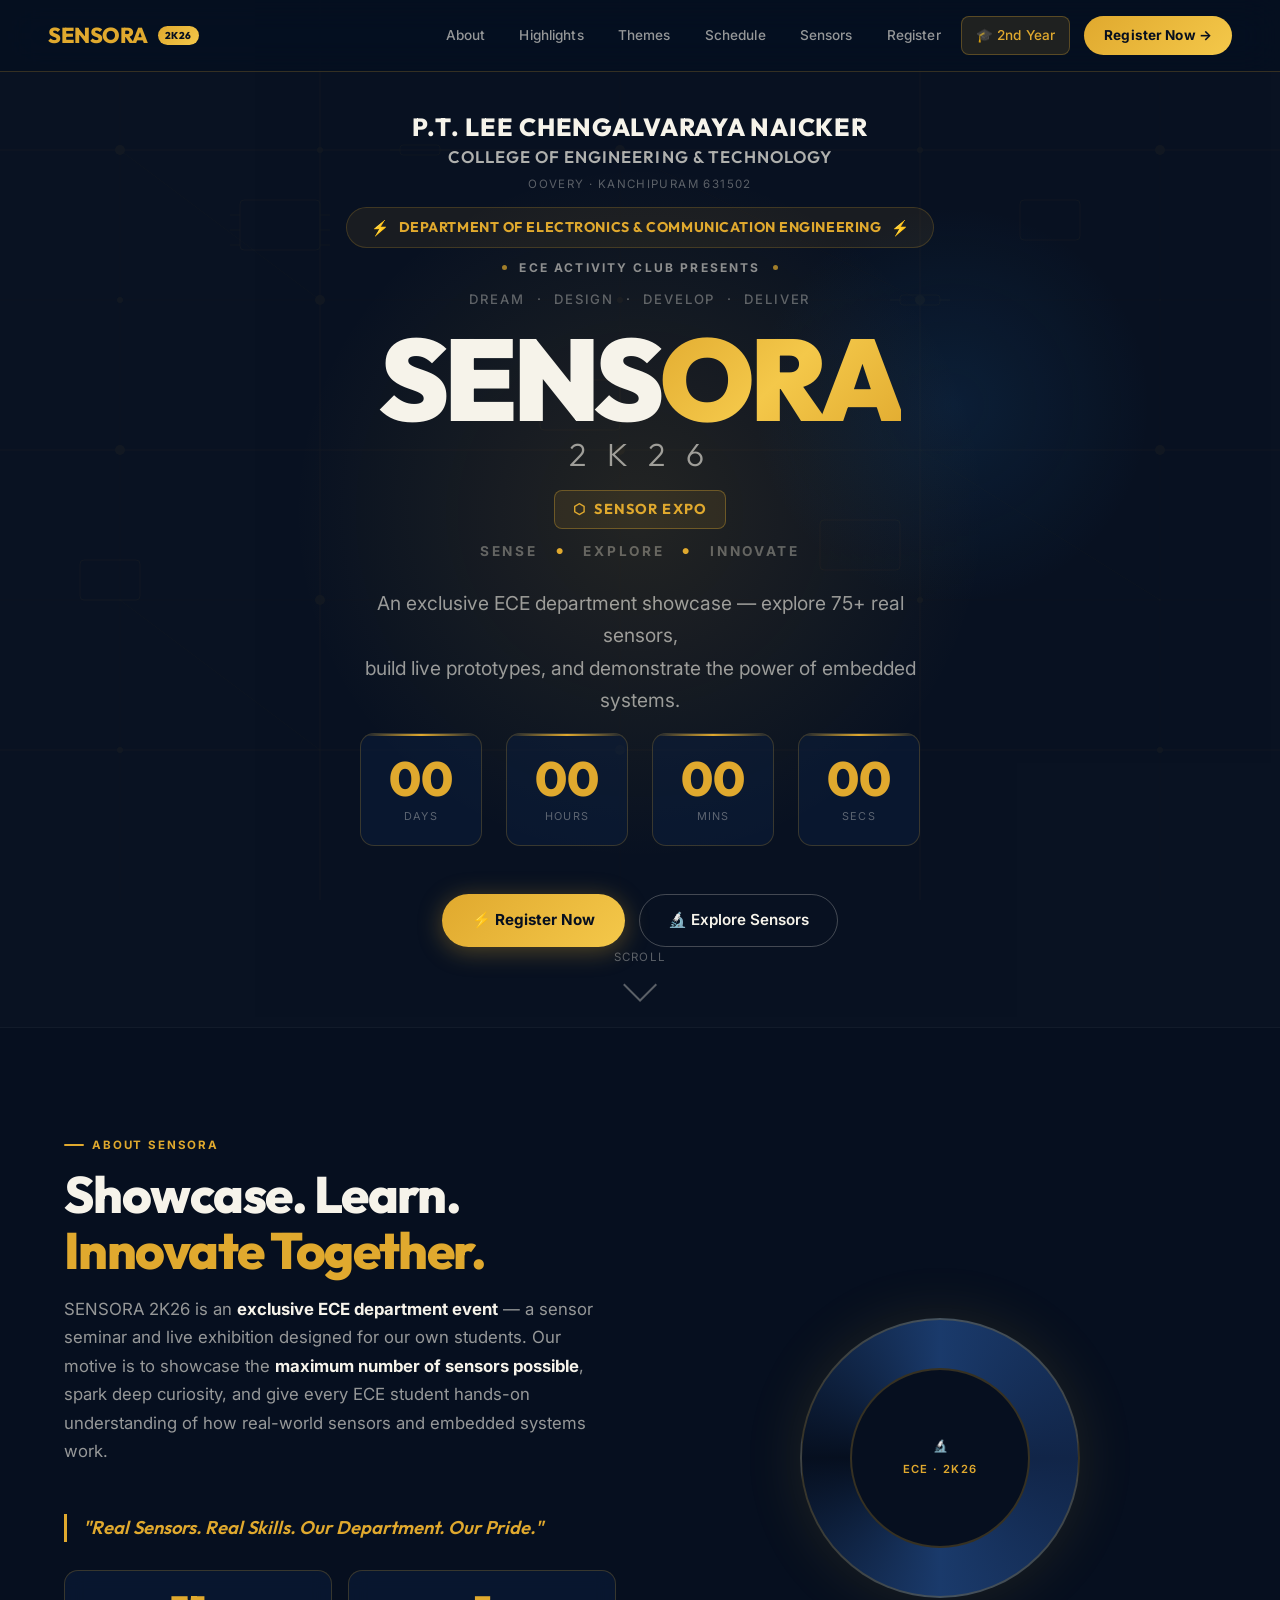
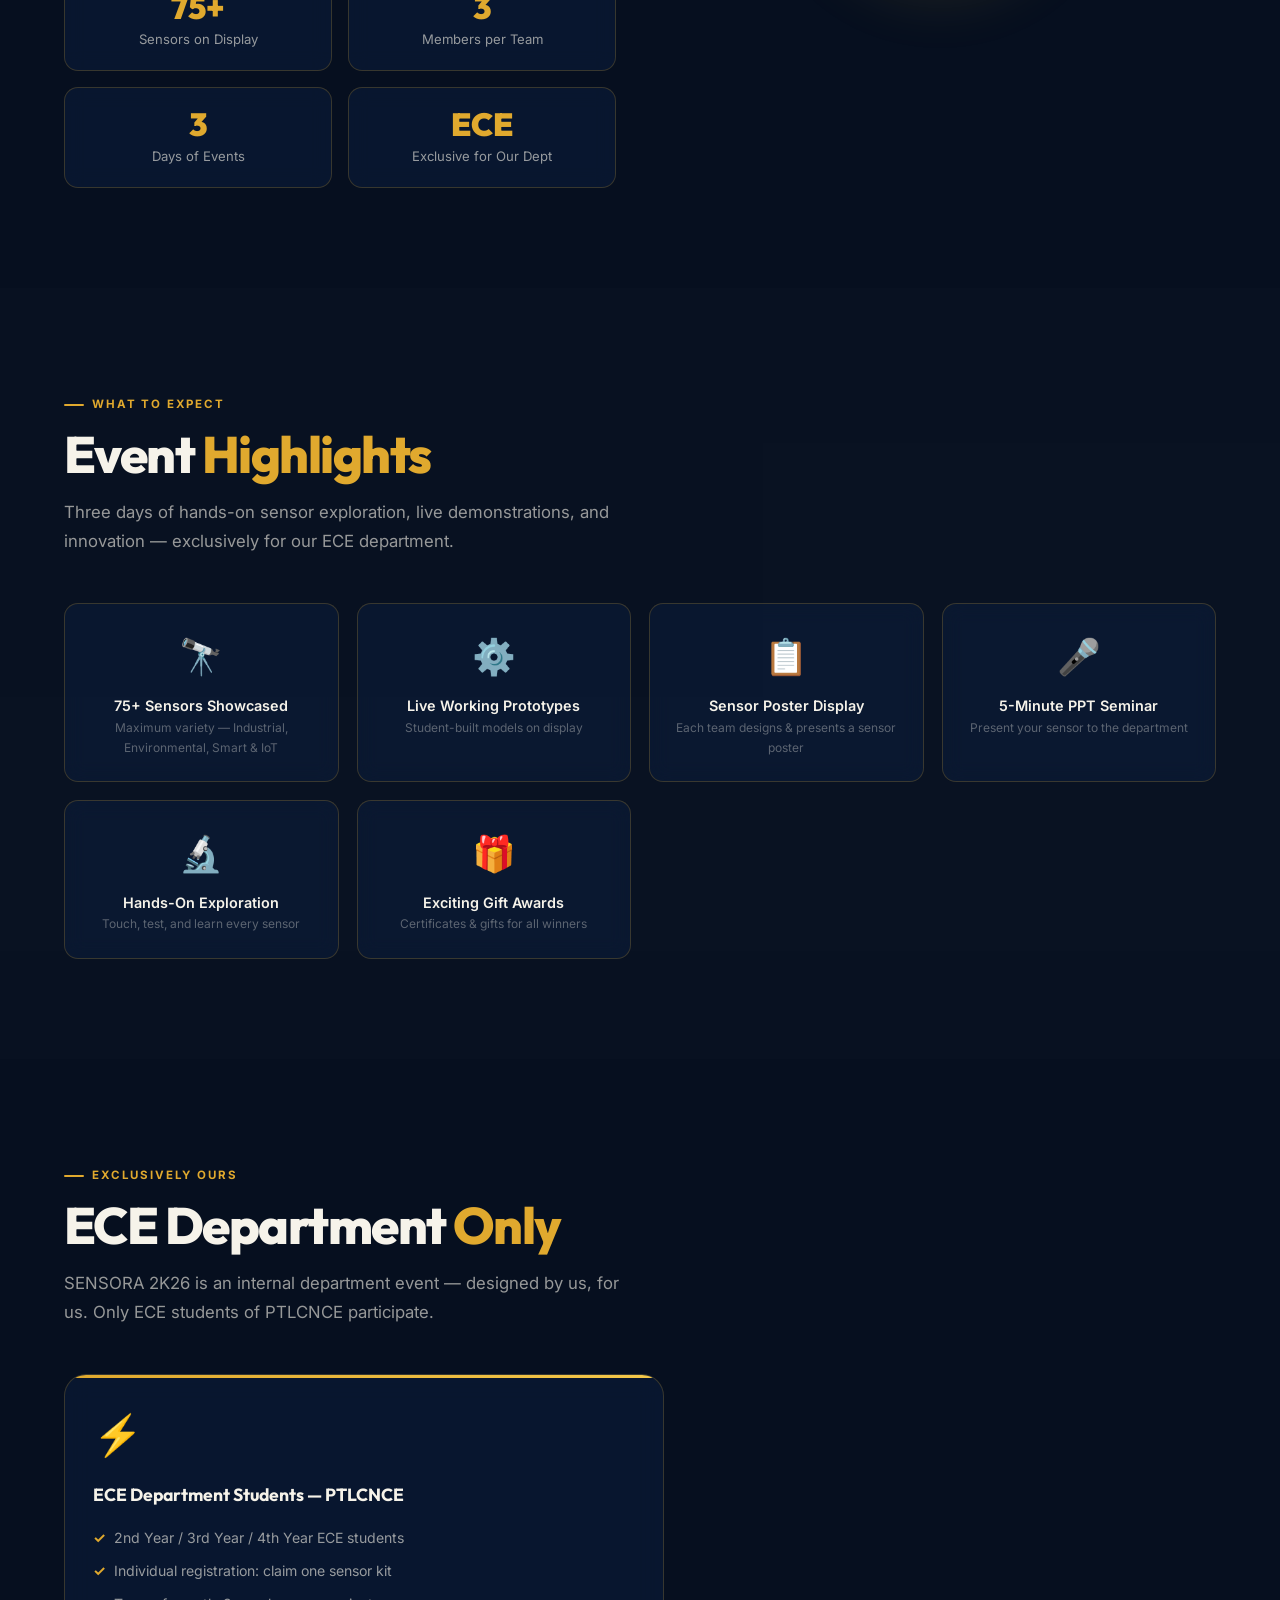
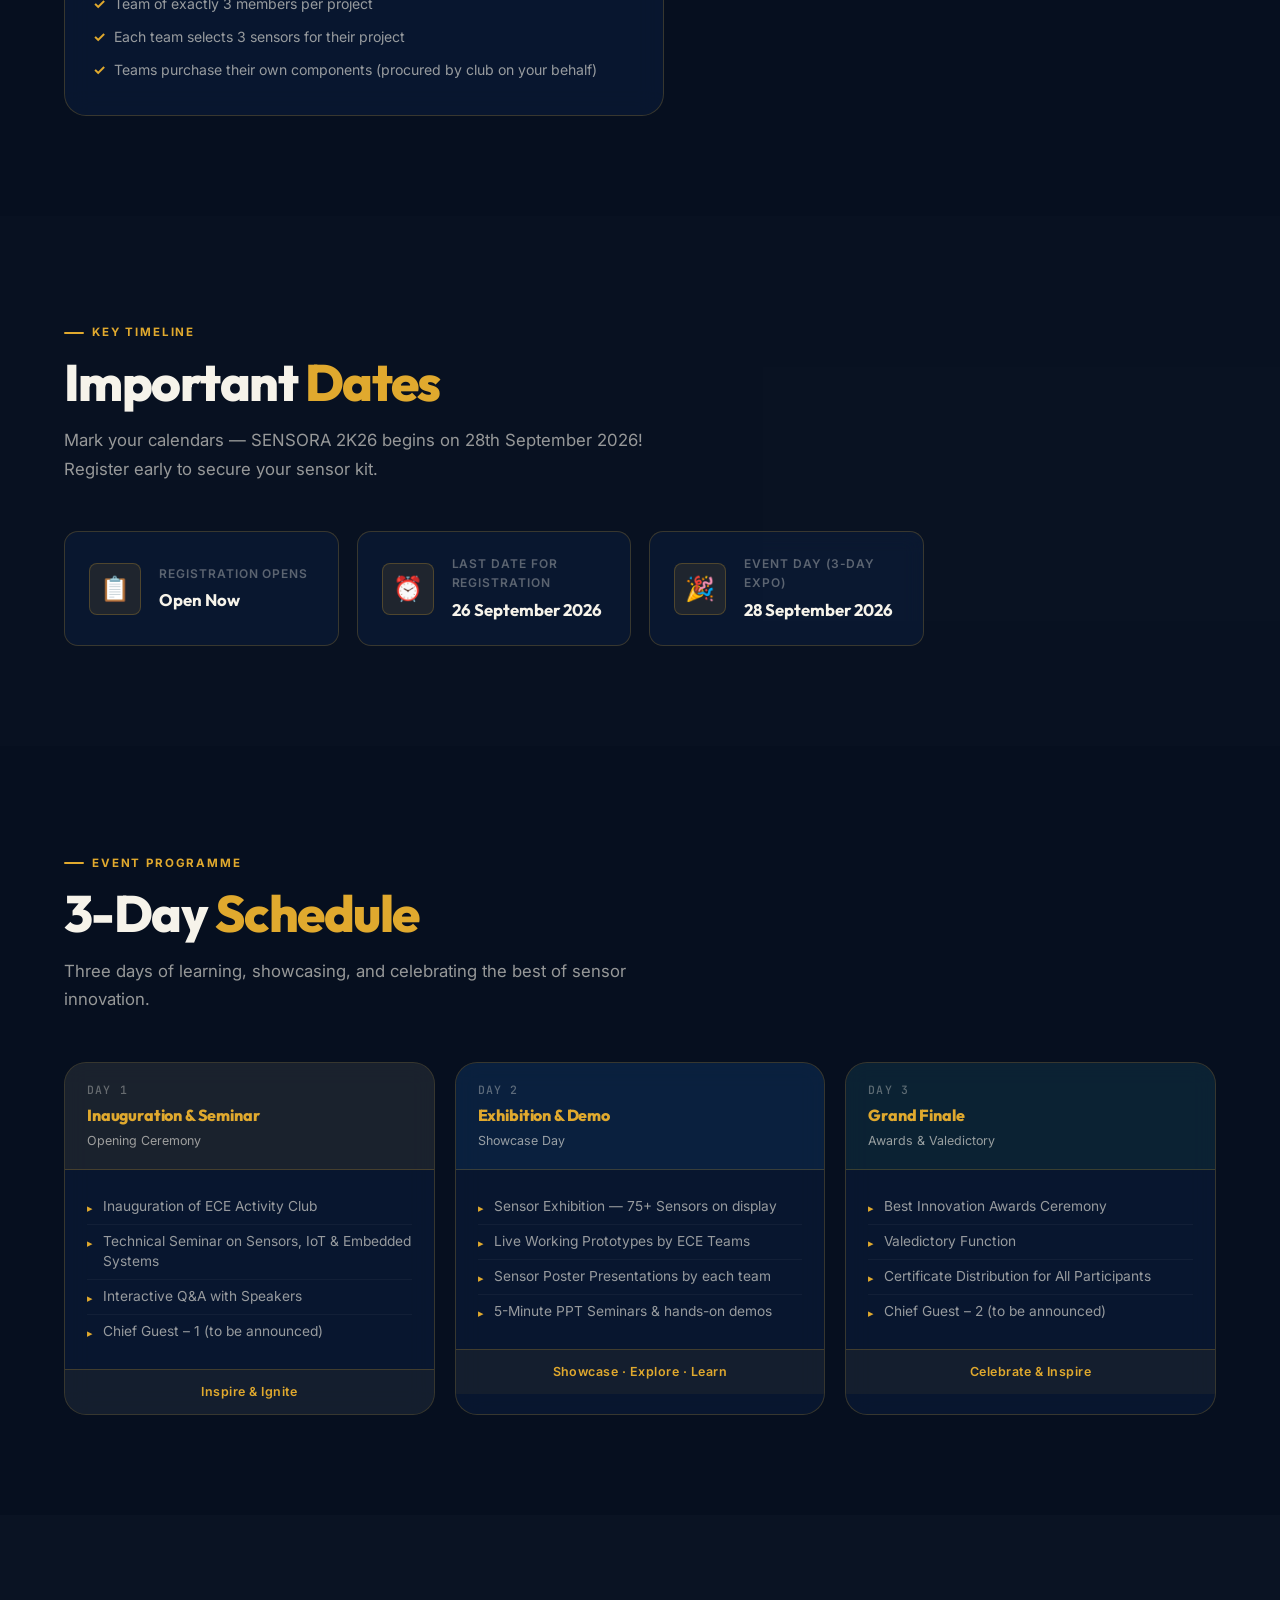
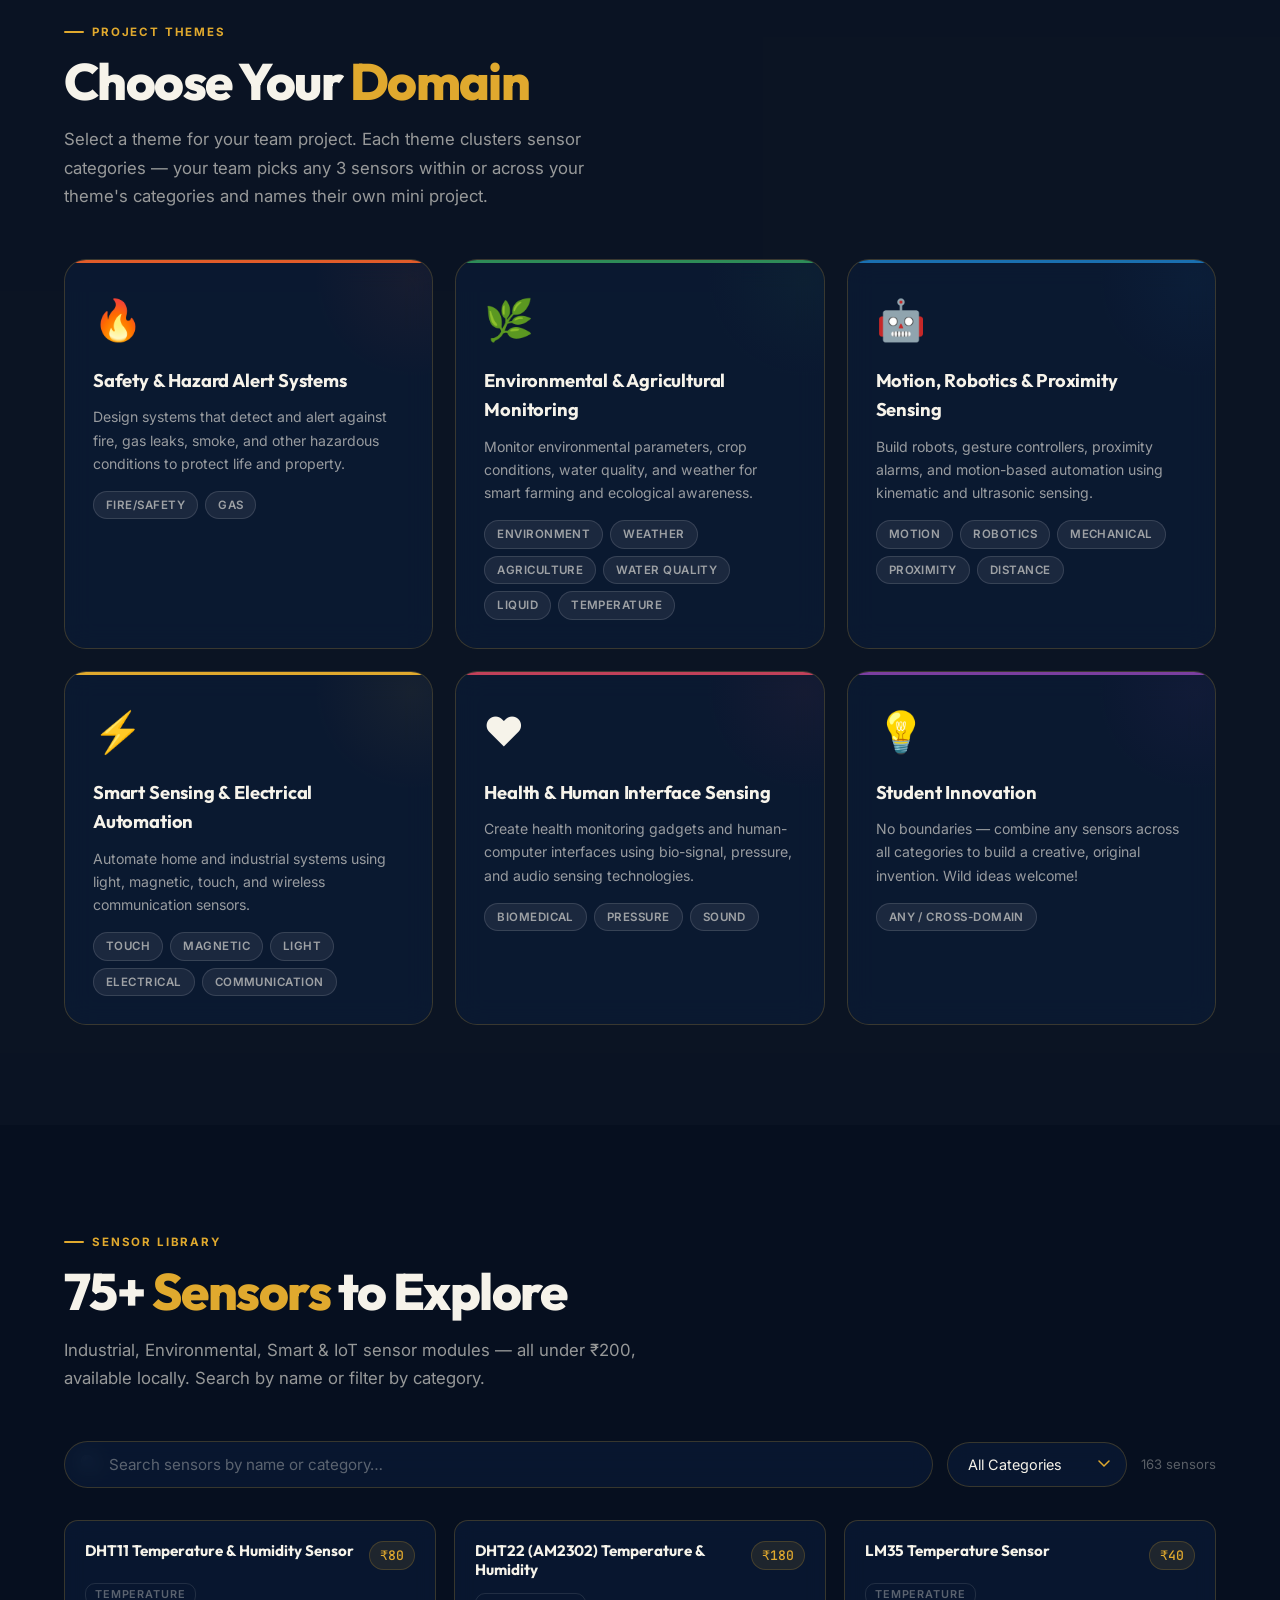
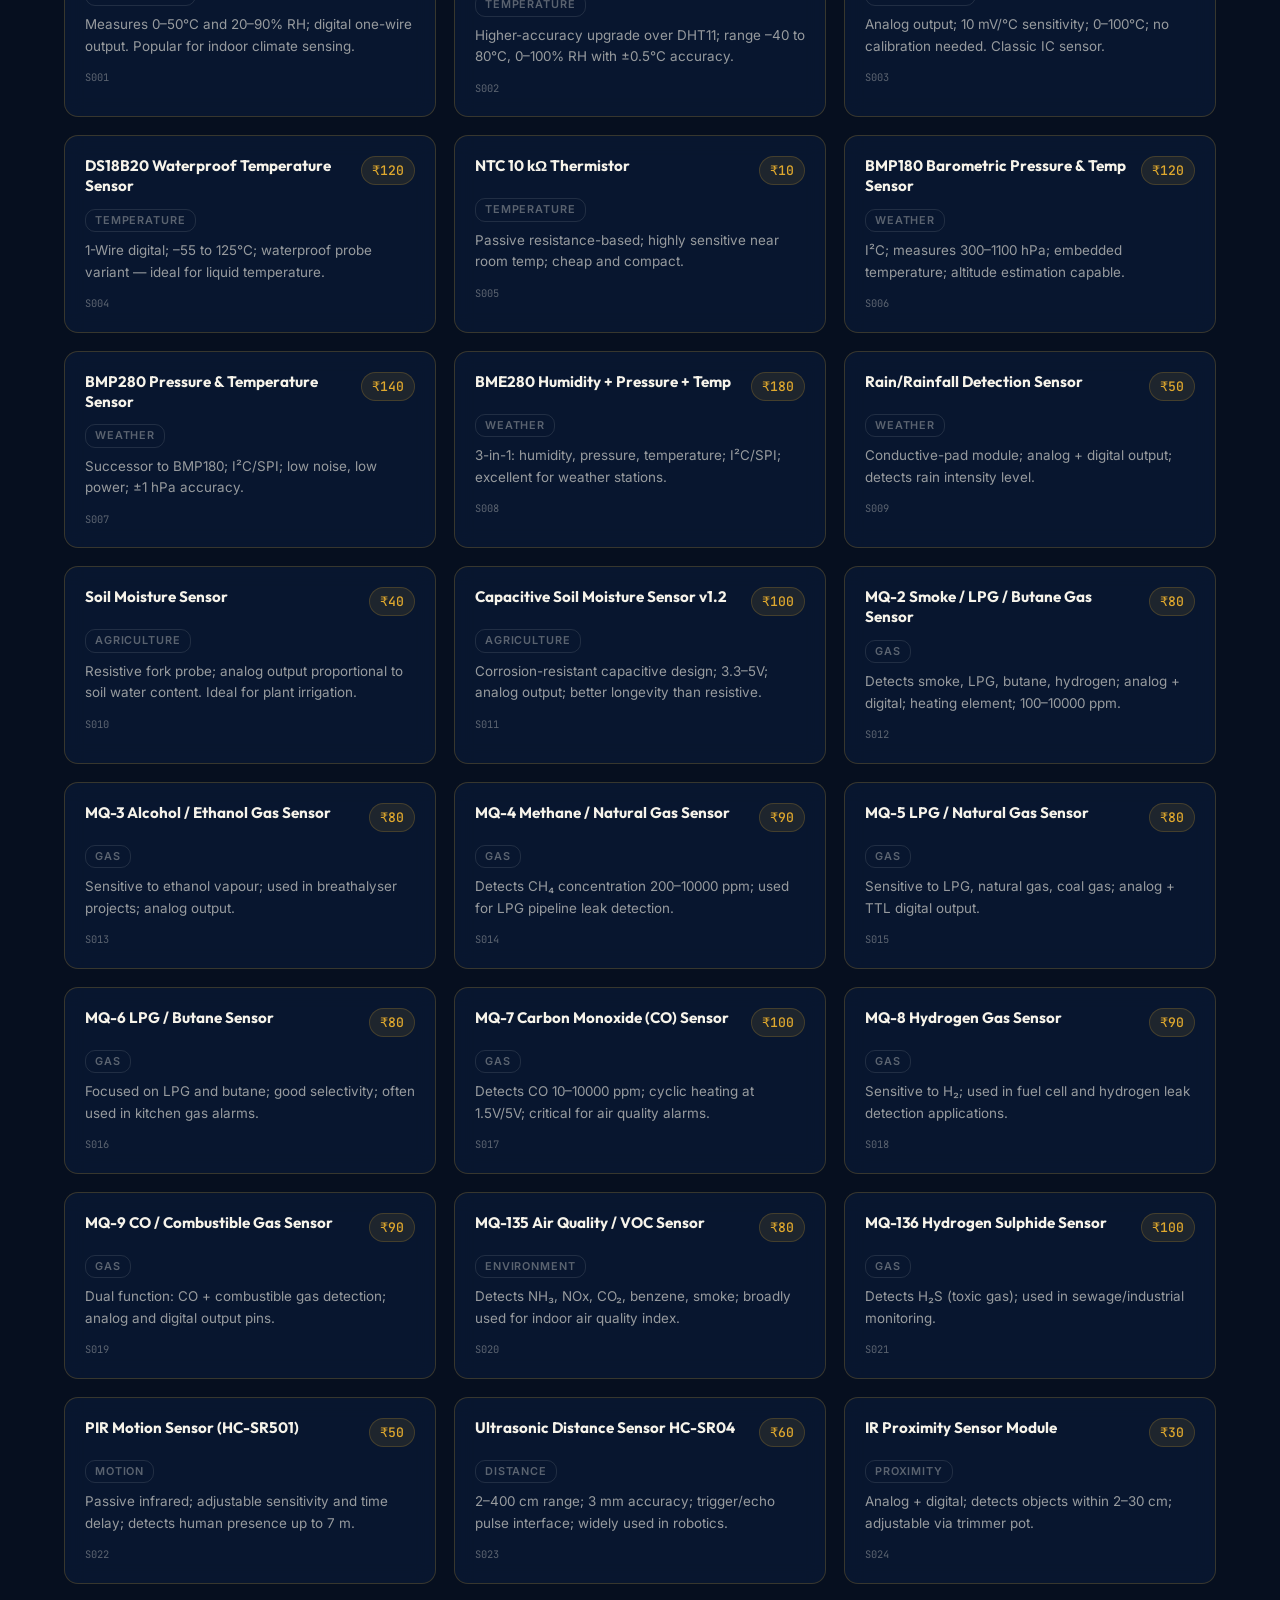
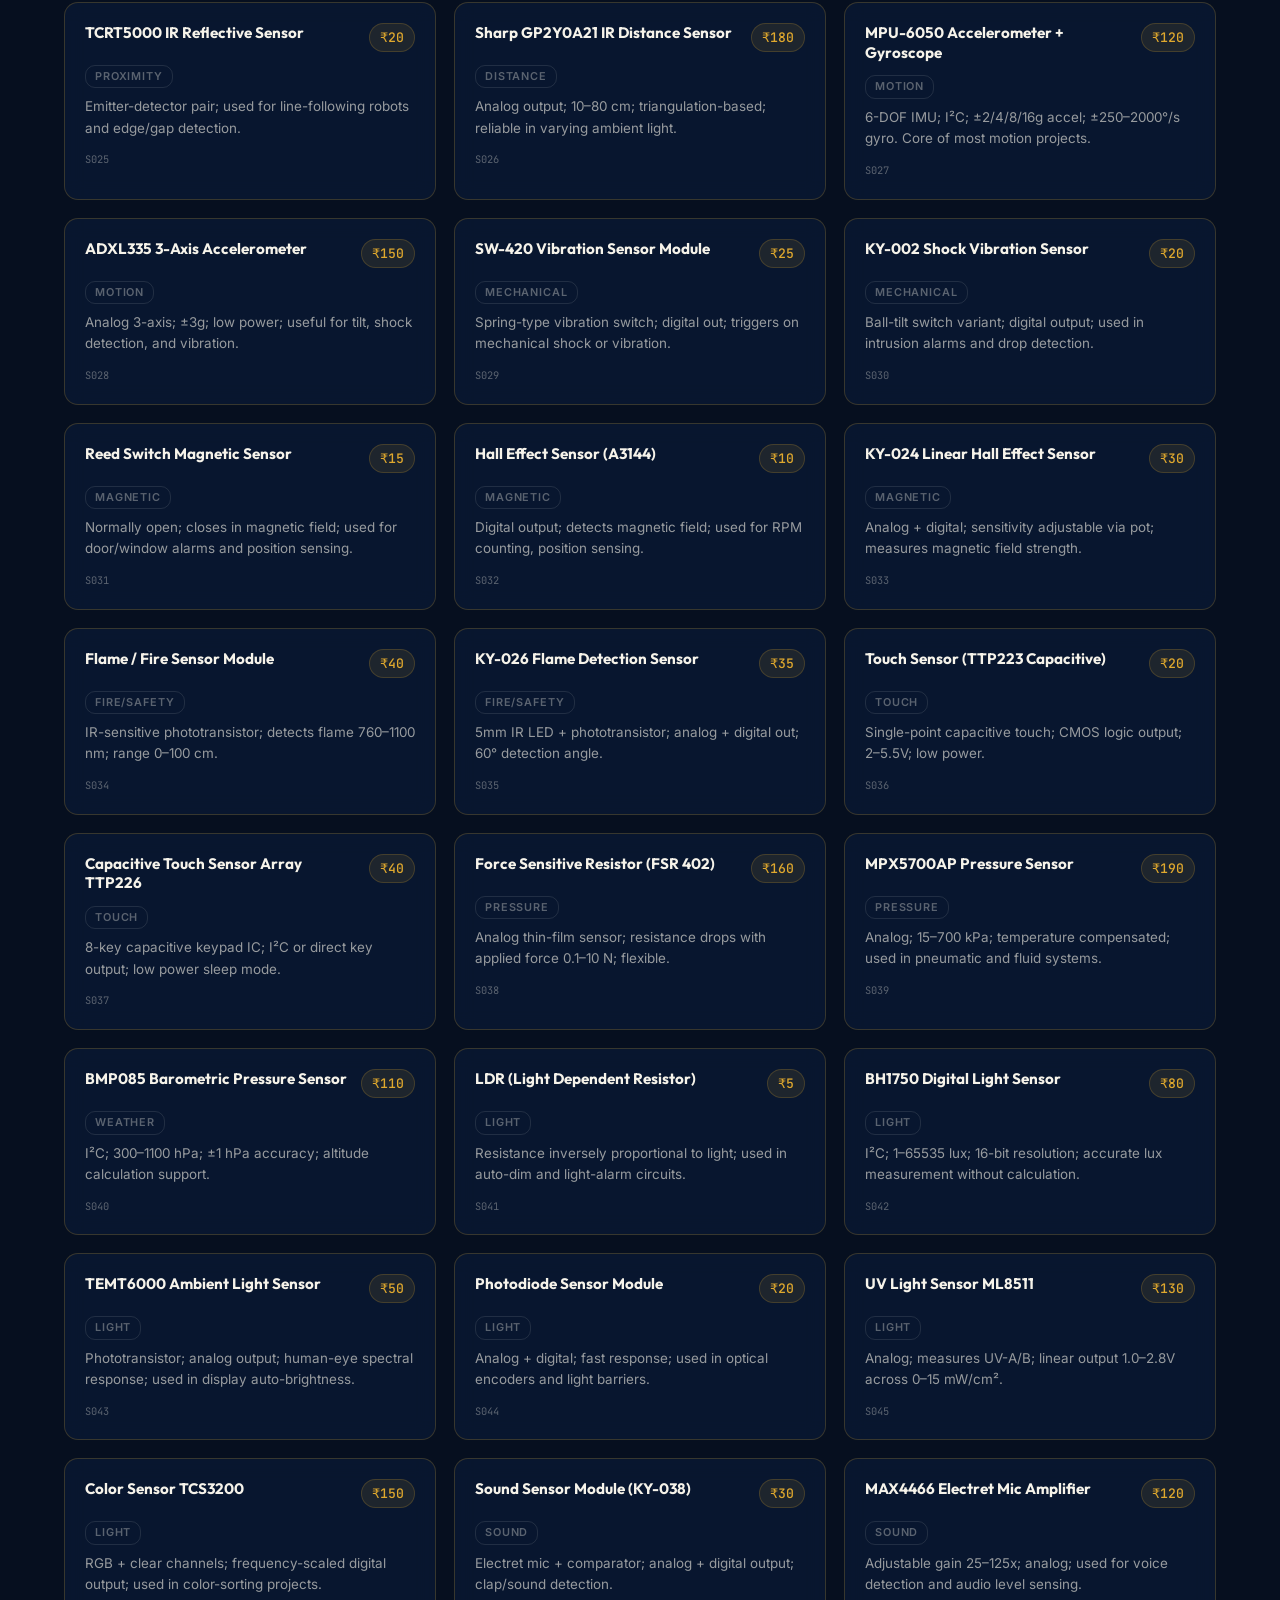
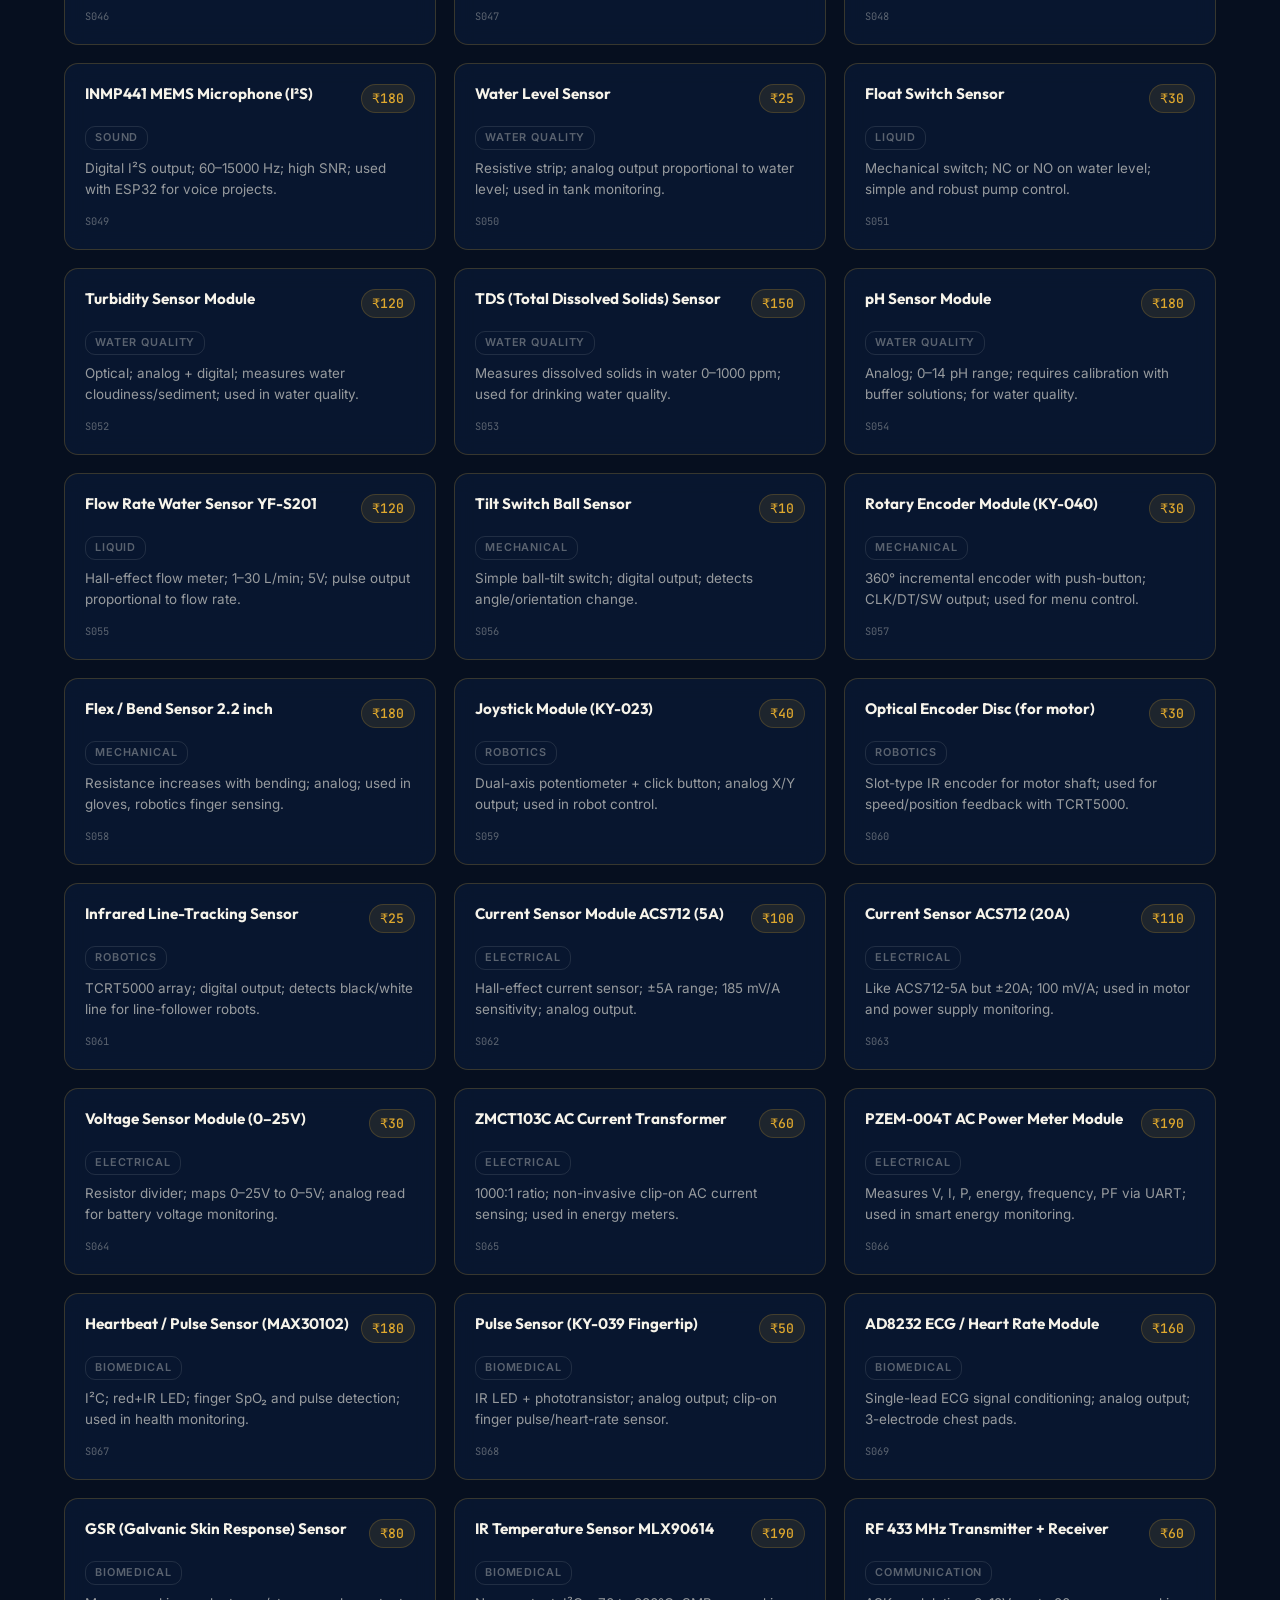
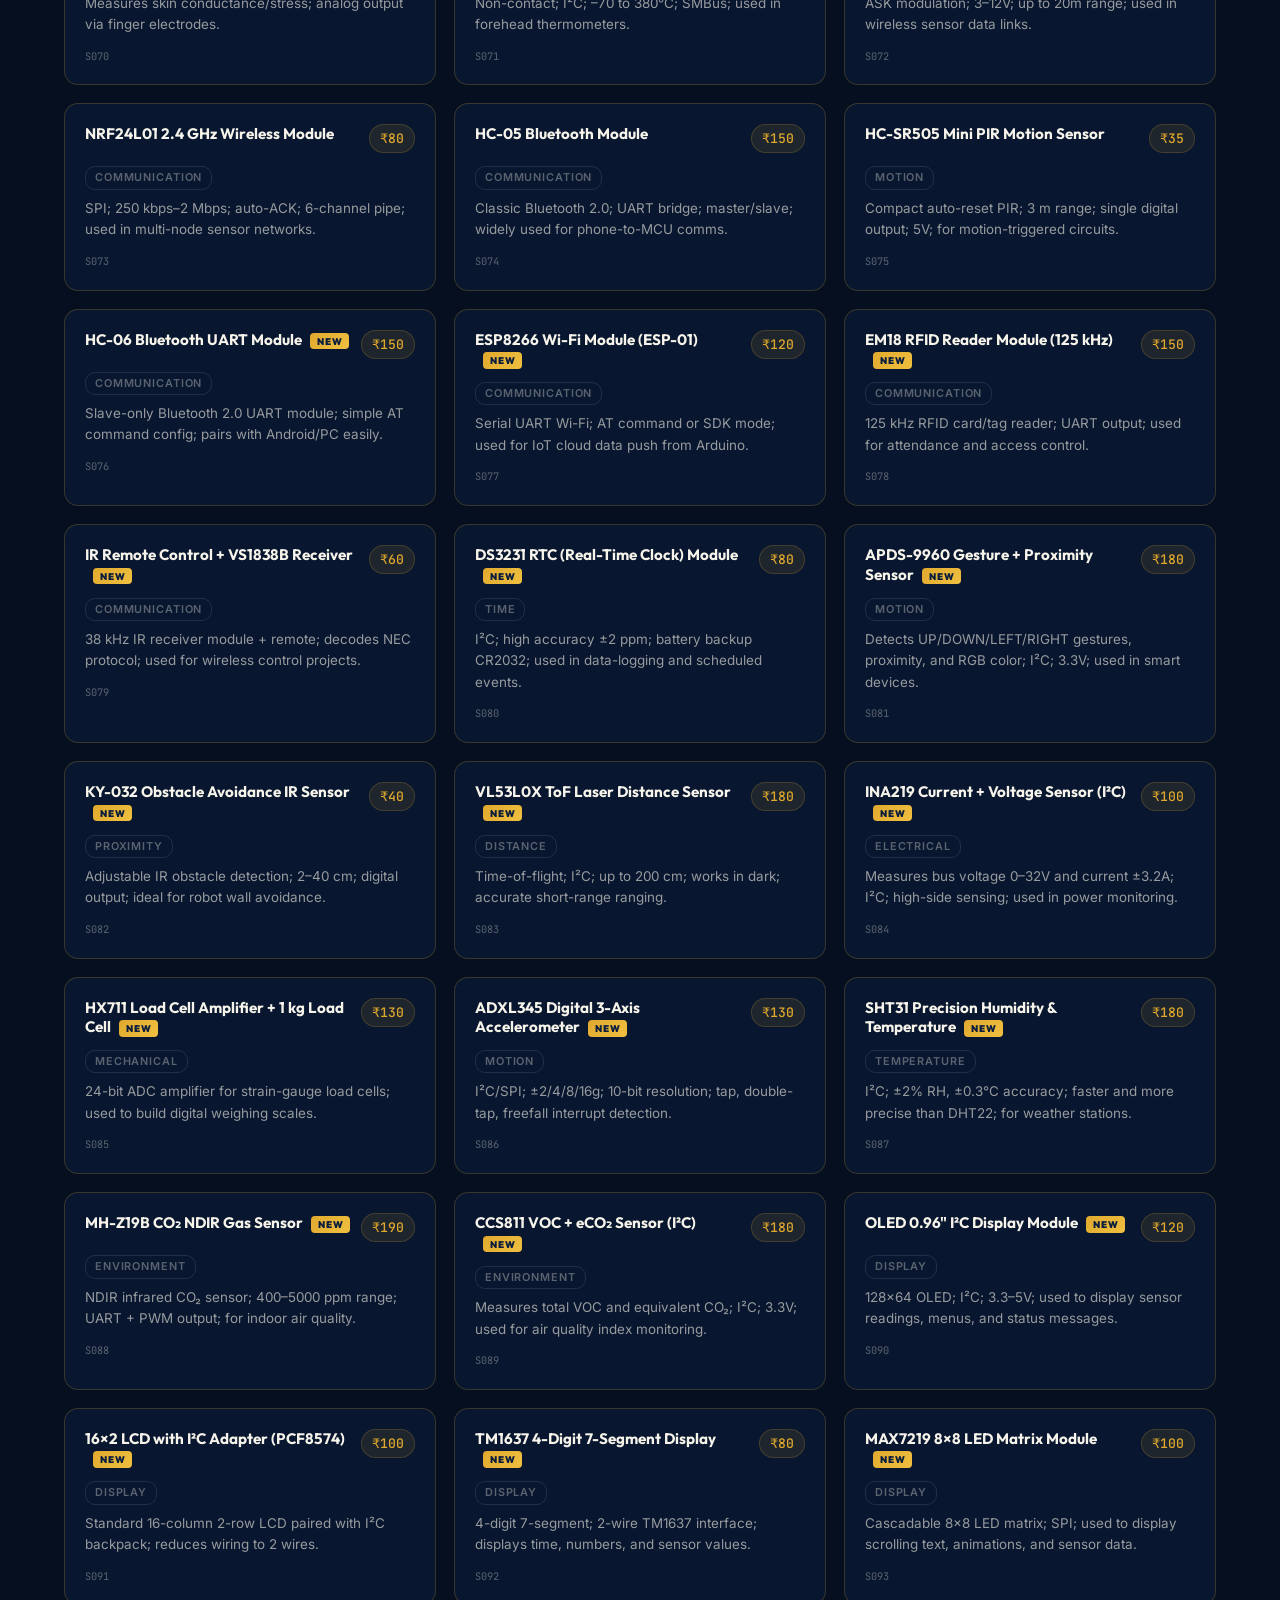
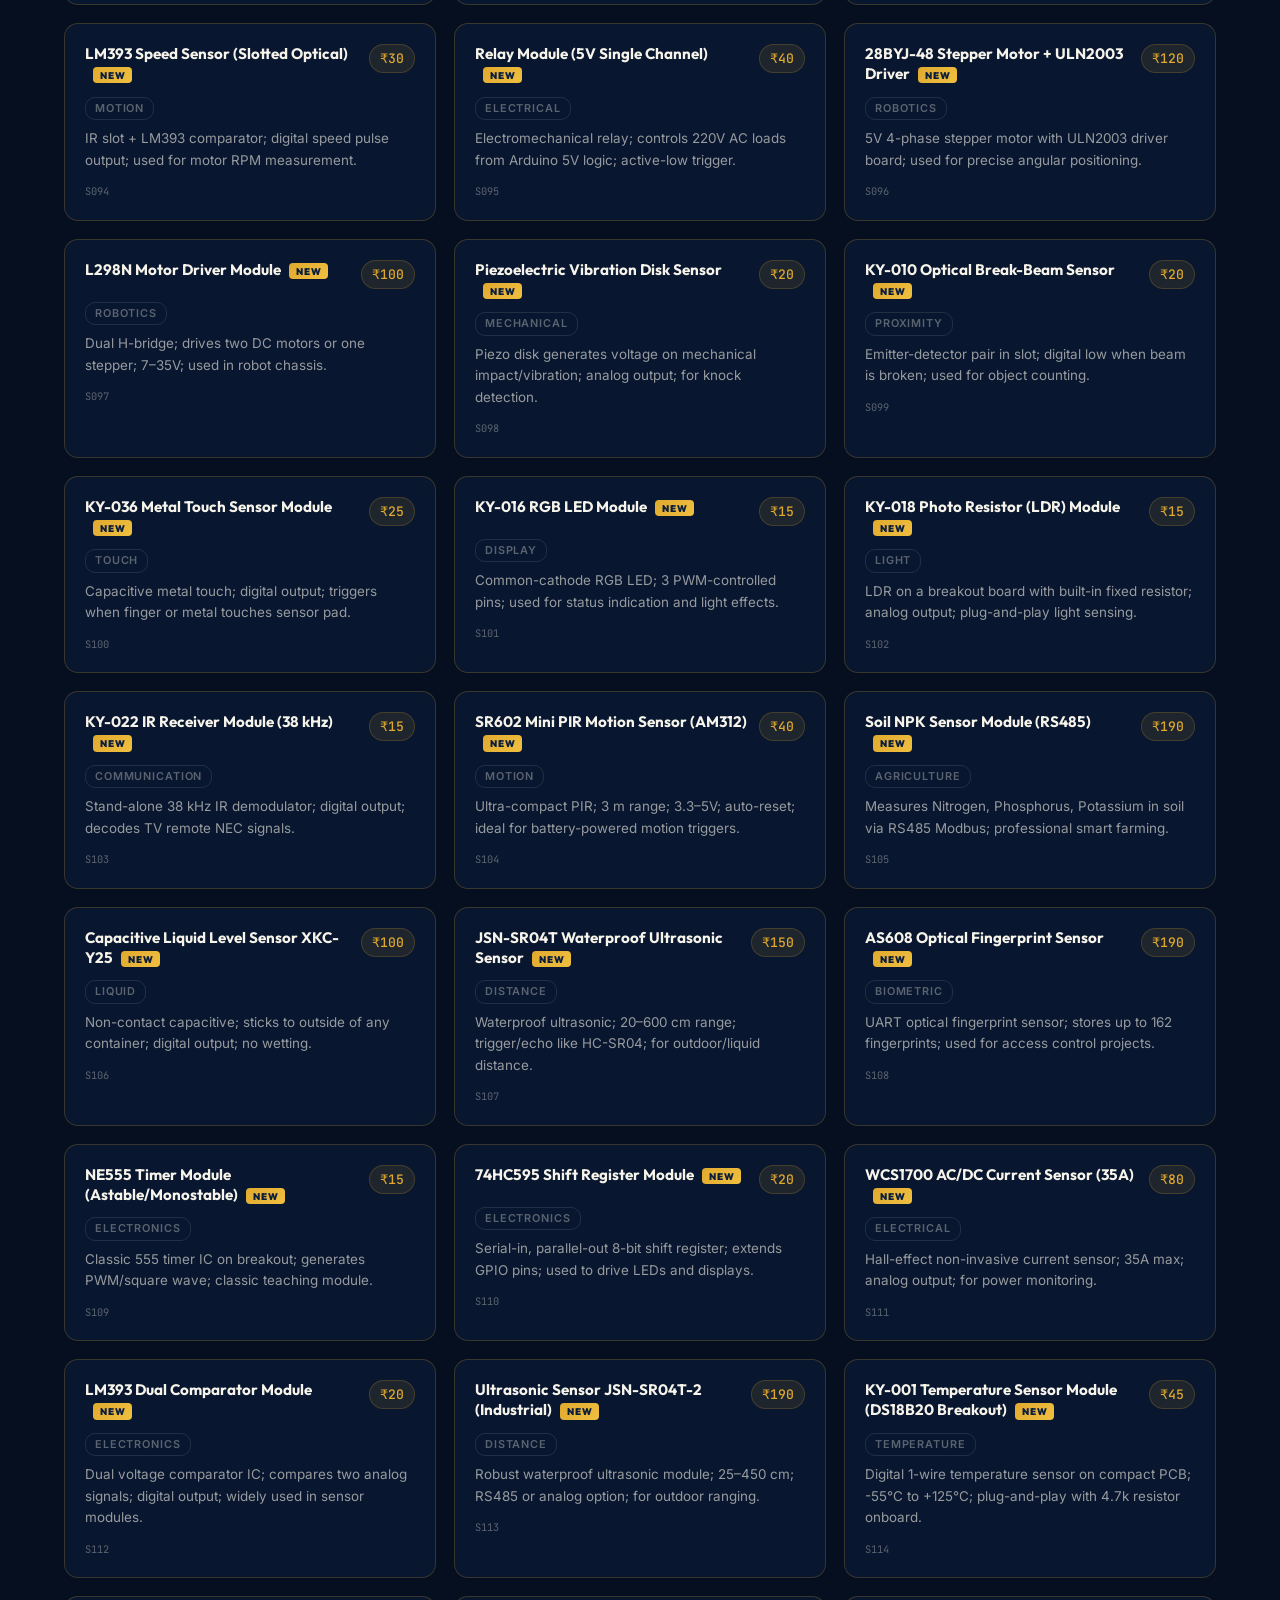
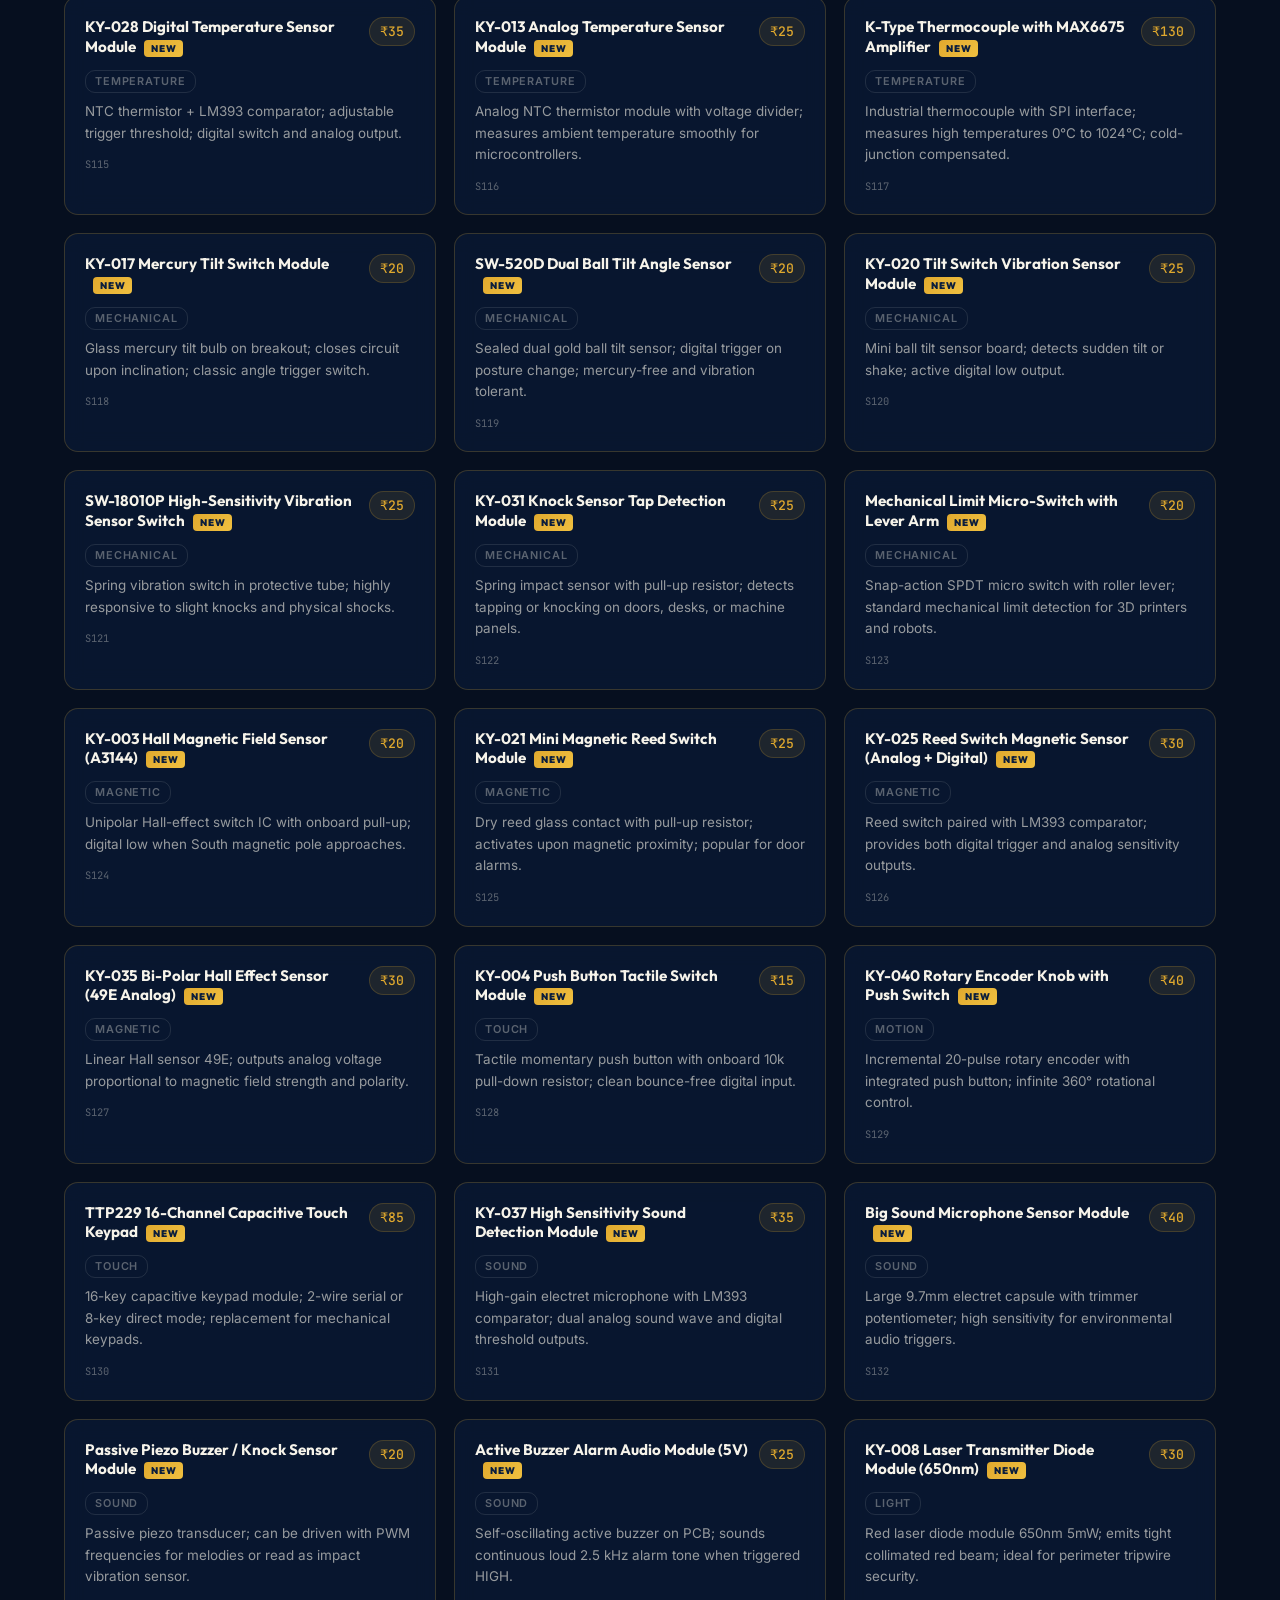
<file: index.html>
<!DOCTYPE html>
<html lang="en">
<head>
  <meta charset="UTF-8" />
  <meta name="viewport" content="width=device-width, initial-scale=1.0" />
  <meta name="description" content="SENSORA 2K26 — Sensor Expo by the ECE Activity Club, P.T. Lee Chengalvaraya Naicker College of Engineering & Technology, Oovery – Kanchipuram. Sense. Explore. Innovate." />
  <meta name="keywords" content="SENSORA 2K26, ECE Activity Club, Sensor Expo, PTLCNCE, Kanchipuram, sensor modules, IoT, embedded systems, ECE fest 2026" />
  <meta name="theme-color" content="#0b1e3d" />
  <meta property="og:title" content="SENSORA 2K26 — Sensor Expo | ECE Activity Club" />
  <meta property="og:description" content="163+ sensors on display. Live demos, expert talks, innovation awards. Sense. Explore. Innovate." />
  <meta property="og:type" content="website" />
  <title>SENSORA 2K26 | Sensor Expo — ECE Activity Club · PTLCNCE</title>
  <link rel="preconnect" href="https://fonts.googleapis.com" />
  <link rel="preconnect" href="https://fonts.gstatic.com" crossorigin />
  <link rel="stylesheet" href="style.css" />
  <link rel="stylesheet" href="sections.css" />
  <link rel="stylesheet" href="register-2nd.css" />
</head>
<body>

<!-- ═══════════════════════════════════════════════════════
     Circuit-Board Background SVG
═══════════════════════════════════════════════════════ -->
<div class="circuit-bg" aria-hidden="true">
  <svg viewBox="0 0 1440 900" preserveAspectRatio="xMidYMid slice" fill="none"
       xmlns="http://www.w3.org/2000/svg">
    <line x1="0" y1="150" x2="1440" y2="150" stroke="#e0a92e" stroke-width="1"/>
    <line x1="0" y1="300" x2="1440" y2="300" stroke="#e0a92e" stroke-width="0.5"/>
    <line x1="0" y1="450" x2="1440" y2="450" stroke="#e0a92e" stroke-width="1"/>
    <line x1="0" y1="600" x2="1440" y2="600" stroke="#e0a92e" stroke-width="0.5"/>
    <line x1="0" y1="750" x2="1440" y2="750" stroke="#e0a92e" stroke-width="1"/>
    <line x1="200" y1="0" x2="200" y2="900" stroke="#e0a92e" stroke-width="0.5"/>
    <line x1="400" y1="0" x2="400" y2="900" stroke="#e0a92e" stroke-width="1"/>
    <line x1="700" y1="0" x2="700" y2="900" stroke="#e0a92e" stroke-width="0.5"/>
    <line x1="1000" y1="0" x2="1000" y2="900" stroke="#e0a92e" stroke-width="1"/>
    <line x1="1240" y1="0" x2="1240" y2="900" stroke="#e0a92e" stroke-width="0.5"/>
    <circle cx="200" cy="150" r="5" fill="#e0a92e"/>
    <circle cx="400" cy="150" r="3" fill="#e0a92e"/>
    <circle cx="700" cy="150" r="5" fill="#e0a92e"/>
    <circle cx="1000" cy="150" r="3" fill="#e0a92e"/>
    <circle cx="1240" cy="150" r="5" fill="#e0a92e"/>
    <circle cx="200" cy="300" r="3" fill="#e0a92e"/>
    <circle cx="400" cy="300" r="5" fill="#e0a92e"/>
    <circle cx="700" cy="300" r="3" fill="#e0a92e"/>
    <circle cx="1000" cy="300" r="5" fill="#e0a92e"/>
    <circle cx="200" cy="450" r="5" fill="#e0a92e"/>
    <circle cx="700" cy="450" r="5" fill="#e0a92e"/>
    <circle cx="1240" cy="450" r="5" fill="#e0a92e"/>
    <circle cx="400" cy="600" r="5" fill="#e0a92e"/>
    <circle cx="1000" cy="600" r="3" fill="#e0a92e"/>
    <circle cx="200" cy="750" r="3" fill="#e0a92e"/>
    <circle cx="700" cy="750" r="5" fill="#e0a92e"/>
    <circle cx="1240" cy="750" r="3" fill="#e0a92e"/>
    <path d="M200 150 L400 300" stroke="#e0a92e" stroke-width="0.5"/>
    <path d="M700 150 L1000 300" stroke="#e0a92e" stroke-width="0.5"/>
    <path d="M1000 450 L1240 600" stroke="#e0a92e" stroke-width="0.5"/>
    <path d="M200 600 L400 750" stroke="#e0a92e" stroke-width="0.5"/>
    <rect x="320" y="200" width="80" height="50" rx="4" stroke="#e0a92e" stroke-width="1" fill="none"/>
    <rect x="620" y="380" width="80" height="50" rx="4" stroke="#e0a92e" stroke-width="1" fill="none"/>
    <rect x="900" y="520" width="80" height="50" rx="4" stroke="#e0a92e" stroke-width="1" fill="none"/>
    <rect x="160" y="560" width="60" height="40" rx="4" stroke="#e0a92e" stroke-width="1" fill="none"/>
    <rect x="1100" y="200" width="60" height="40" rx="4" stroke="#e0a92e" stroke-width="1" fill="none"/>
    <line x1="320" y1="215" x2="310" y2="215" stroke="#e0a92e" stroke-width="0.8"/>
    <line x1="320" y1="230" x2="310" y2="230" stroke="#e0a92e" stroke-width="0.8"/>
    <line x1="320" y1="245" x2="310" y2="245" stroke="#e0a92e" stroke-width="0.8"/>
    <line x1="400" y1="215" x2="410" y2="215" stroke="#e0a92e" stroke-width="0.8"/>
    <line x1="400" y1="230" x2="410" y2="230" stroke="#e0a92e" stroke-width="0.8"/>
    <line x1="400" y1="245" x2="410" y2="245" stroke="#e0a92e" stroke-width="0.8"/>
    <rect x="480" y="145" width="40" height="10" rx="3" stroke="#e0a92e" stroke-width="0.8" fill="none"/>
    <line x1="470" y1="150" x2="480" y2="150" stroke="#e0a92e" stroke-width="0.8"/>
    <line x1="520" y1="150" x2="530" y2="150" stroke="#e0a92e" stroke-width="0.8"/>
    <rect x="980" y="295" width="40" height="10" rx="3" stroke="#e0a92e" stroke-width="0.8" fill="none"/>
    <line x1="970" y1="300" x2="980" y2="300" stroke="#e0a92e" stroke-width="0.8"/>
    <line x1="1020" y1="300" x2="1030" y2="300" stroke="#e0a92e" stroke-width="0.8"/>
  </svg>
</div>

<!-- ═══════════════════════════════════════════════════════
     Navigation
═══════════════════════════════════════════════════════ -->
<nav id="navbar" role="navigation" aria-label="Main navigation">
  <a href="#hero" class="nav-logo" aria-label="SENSORA 2K26 home">
    <span class="logo-s">SENSORA</span>
    <span class="logo-badge">2K26</span>
  </a>

  <div class="nav-links" role="menubar">
    <a href="#about"        data-section="about"        role="menuitem">About</a>
    <a href="#highlights"   data-section="highlights"   role="menuitem">Highlights</a>
    <a href="#themes"       data-section="themes"       role="menuitem">Themes</a>
    <a href="#schedule"     data-section="schedule"     role="menuitem">Schedule</a>
    <a href="#catalog"       data-section="catalog"      role="menuitem">Sensors</a>
    <a href="#registration"  data-section="registration" role="menuitem">Register</a>
    <a href="register-2nd.html" class="nav-link-2nd"    role="menuitem">🎓 2nd Year</a>
    <a href="#registration"  class="nav-cta"             role="menuitem">Register Now →</a>
  </div>

  <button class="hamburger" id="hamburger" aria-label="Open menu" aria-expanded="false">
    <span></span><span></span><span></span>
  </button>
</nav>

<!-- Mobile Menu -->
<div id="mobile-menu" role="menu" aria-label="Mobile navigation">
  <a href="#about"        data-section="about"        role="menuitem">About</a>
  <a href="#highlights"   data-section="highlights"   role="menuitem">Highlights</a>
  <a href="#themes"       data-section="themes"       role="menuitem">Themes</a>
  <a href="#schedule"     data-section="schedule"     role="menuitem">Schedule</a>
  <a href="#catalog"      data-section="catalog"      role="menuitem">Sensor Catalog</a>
  <a href="#registration" data-section="registration" role="menuitem">Register</a>
</div>

<!-- ═══════════════════════════════════════════════════════
     HERO
═══════════════════════════════════════════════════════ -->
<section id="hero" aria-label="SENSORA 2K26 Hero">
  <div class="hero-glow"   aria-hidden="true"></div>
  <div class="hero-glow-2" aria-hidden="true"></div>

  <!-- College Identity Block -->
  <div class="hero-college-block">
    <div class="hero-college-name">P.T. Lee Chengalvaraya Naicker</div>
    <div class="hero-college-sub">College of Engineering &amp; Technology</div>
    <div class="hero-college-addr">Oovery · Kanchipuram 631502</div>
    <div class="hero-dept-strip">
      <span class="hero-dept-icon">⚡</span>
      <span class="hero-dept-name">Department of Electronics &amp; Communication Engineering</span>
      <span class="hero-dept-icon">⚡</span>
    </div>
    <div class="hero-club-badge">
      <span class="club-dot"></span>
      ECE Activity Club Presents
      <span class="club-dot"></span>
    </div>
  </div>

  <div class="hero-tagline-motto">Dream &nbsp;·&nbsp; Design &nbsp;·&nbsp; Develop &nbsp;·&nbsp; Deliver</div>

  <h1 class="hero-title">
    <span class="t-white">SENS</span><span class="t-gold">ORA</span>
    <span class="hero-year">2 K 2 6</span>
  </h1>

  <div class="hero-expo-badge">⬡ &nbsp;Sensor Expo</div>

  <div class="hero-sense-bar" aria-label="Event tagline">
    <span>Sense</span>
    <span class="dot-sep">●</span>
    <span>Explore</span>
    <span class="dot-sep">●</span>
    <span>Innovate</span>
  </div>

  <p class="hero-subtitle">
    An exclusive ECE department showcase — explore 75+ real sensors,<br>
    build live prototypes, and demonstrate the power of embedded systems.
  </p>

  <!-- Countdown Timer -->
  <div class="countdown" aria-label="Countdown to fest day" role="timer">
    <div class="cd-box">
      <span class="cd-num" id="cd-days">--</span>
      <div class="cd-label">Days</div>
    </div>
    <div class="cd-box">
      <span class="cd-num" id="cd-hours">--</span>
      <div class="cd-label">Hours</div>
    </div>
    <div class="cd-box">
      <span class="cd-num" id="cd-mins">--</span>
      <div class="cd-label">Mins</div>
    </div>
    <div class="cd-box">
      <span class="cd-num" id="cd-secs">--</span>
      <div class="cd-label">Secs</div>
    </div>
  </div>

  <div class="hero-btns">
    <a href="#registration" class="btn-primary" id="hero-register-btn">
      ⚡ Register Now
    </a>
    <a href="#catalog" class="btn-secondary" id="hero-explore-btn">
      🔬 Explore Sensors
    </a>
  </div>

  <div class="scroll-hint" aria-hidden="true">
    <span>Scroll</span>
    <div class="scroll-arrow"></div>
  </div>
</section>

<!-- ═══════════════════════════════════════════════════════
     ABOUT SENSORA
═══════════════════════════════════════════════════════ -->
<section id="about" aria-labelledby="about-title">
  <div class="section-inner">
    <div class="about-grid">
      <div>
        <div class="section-label">About SENSORA</div>
        <h2 class="section-title reveal" id="about-title">
          Showcase. Learn.<br><span>Innovate Together.</span>
        </h2>
        <p class="section-sub reveal reveal-delay-1">
          SENSORA 2K26 is an <strong style="color:var(--cream);">exclusive ECE department event</strong> — a sensor seminar and live exhibition designed for our own students. Our motive is to showcase the <strong style="color:var(--cream);">maximum number of sensors possible</strong>, spark deep curiosity, and give every ECE student hands-on understanding of how real-world sensors and embedded systems work.
        </p>

        <div class="about-quote reveal reveal-delay-2">
          "Real Sensors. Real Skills. Our Department. Our Pride."
        </div>

        <div class="about-stats" style="margin-top:28px;">
          <div class="stat-card reveal reveal-delay-1">
            <span class="stat-num">75+</span>
            <div class="stat-desc">Sensors on Display</div>
          </div>
          <div class="stat-card reveal reveal-delay-2">
            <span class="stat-num">3</span>
            <div class="stat-desc">Members per Team</div>
          </div>
          <div class="stat-card reveal reveal-delay-3">
            <span class="stat-num">3</span>
            <div class="stat-desc">Days of Events</div>
          </div>
          <div class="stat-card reveal reveal-delay-4">
            <span class="stat-num">ECE</span>
            <div class="stat-desc">Exclusive for Our Dept</div>
          </div>
        </div>
      </div>

      <div class="about-visual reveal">
        <div class="chip-diagram" aria-hidden="true">
          <div class="chip-diagram-inner">
            <div class="chip-icon">🔬</div>
            <div class="chip-label">ECE · 2K26</div>
          </div>
        </div>
      </div>
    </div>
  </div>
</section>

<!-- ═══════════════════════════════════════════════════════
     HIGHLIGHTS
═══════════════════════════════════════════════════════ -->
<section id="highlights" aria-labelledby="highlights-title">
  <div class="section-inner">
    <div class="section-label">What to Expect</div>
    <h2 class="section-title reveal" id="highlights-title">
      Event <span>Highlights</span>
    </h2>
    <p class="section-sub reveal reveal-delay-1">
      Three days of hands-on sensor exploration, live demonstrations, and innovation — exclusively for our ECE department.
    </p>

    <div class="highlights-grid">
      <div class="highlight-card reveal">
        <span class="highlight-icon">🔭</span>
        <div class="highlight-text">75+ Sensors Showcased<br><small style="font-weight:400;color:var(--text-subtle);">Maximum variety — Industrial, Environmental, Smart &amp; IoT</small></div>
      </div>
      <div class="highlight-card reveal reveal-delay-1">
        <span class="highlight-icon">⚙️</span>
        <div class="highlight-text">Live Working Prototypes<br><small style="font-weight:400;color:var(--text-subtle);">Student-built models on display</small></div>
      </div>
      <div class="highlight-card reveal reveal-delay-2">
        <span class="highlight-icon">📋</span>
        <div class="highlight-text">Sensor Poster Display<br><small style="font-weight:400;color:var(--text-subtle);">Each team designs &amp; presents a sensor poster</small></div>
      </div>
      <div class="highlight-card reveal reveal-delay-3">
        <span class="highlight-icon">🎤</span>
        <div class="highlight-text">5-Minute PPT Seminar<br><small style="font-weight:400;color:var(--text-subtle);">Present your sensor to the department</small></div>
      </div>
      <div class="highlight-card reveal reveal-delay-4">
        <span class="highlight-icon">🔬</span>
        <div class="highlight-text">Hands-On Exploration<br><small style="font-weight:400;color:var(--text-subtle);">Touch, test, and learn every sensor</small></div>
      </div>
      <div class="highlight-card reveal">
        <span class="highlight-icon">🎁</span>
        <div class="highlight-text">Exciting Gift Awards<br><small style="font-weight:400;color:var(--text-subtle);">Certificates &amp; gifts for all winners</small></div>
      </div>
    </div>
  </div>
</section>

<!-- ═══════════════════════════════════════════════════════
     WHO CAN PARTICIPATE
═══════════════════════════════════════════════════════ -->
<section id="participate" aria-labelledby="participate-title">
  <div class="section-inner">
    <div class="section-label">Exclusively Ours</div>
    <h2 class="section-title reveal" id="participate-title">
      ECE Department <span>Only</span>
    </h2>
    <p class="section-sub reveal reveal-delay-1">
      SENSORA 2K26 is an internal department event — designed by us, for us. Only ECE students of PTLCNCE participate.
    </p>

    <div class="participate-grid" style="grid-template-columns:1fr;max-width:600px;">
      <div class="participate-card reveal">
        <span class="participate-icon">⚡</span>
        <div class="participate-title">ECE Department Students — PTLCNCE</div>
        <ul class="participate-list">
          <li>2nd Year / 3rd Year / 4th Year ECE students</li>
          <li>Individual registration: claim one sensor kit</li>
          <li>Team of exactly 3 members per project</li>
          <li>Each team selects 3 sensors for their project</li>
          <li>Teams purchase their own components (procured by club on your behalf)</li>
        </ul>
      </div>
    </div>
  </div>
</section>

<!-- ═══════════════════════════════════════════════════════
     IMPORTANT DATES
═══════════════════════════════════════════════════════ -->
<section id="dates" aria-labelledby="dates-title">
  <div class="section-inner">
    <div class="section-label">Key Timeline</div>
    <h2 class="section-title reveal" id="dates-title">
      Important <span>Dates</span>
    </h2>
    <p class="section-sub reveal reveal-delay-1">
      Mark your calendars — SENSORA 2K26 begins on 28th September 2026! Register early to secure your sensor kit.
    </p>

    <div class="dates-grid">
      <div class="date-card reveal">
        <div class="date-icon-wrap">📋</div>
        <div class="date-info">
          <div class="date-label">Registration Opens</div>
          <div class="date-value">Open Now</div>
        </div>
      </div>
      <div class="date-card reveal reveal-delay-1">
        <div class="date-icon-wrap">⏰</div>
        <div class="date-info">
          <div class="date-label">Last Date for Registration</div>
          <div class="date-value">26 September 2026</div>
        </div>
      </div>
      <div class="date-card reveal reveal-delay-2">
        <div class="date-icon-wrap">🎉</div>
        <div class="date-info">
          <div class="date-label">Event Day (3-Day Expo)</div>
          <div class="date-value">28 September 2026</div>
        </div>
      </div>
    </div>
  </div>
</section>

<!-- ═══════════════════════════════════════════════════════
     3-DAY SCHEDULE
═══════════════════════════════════════════════════════ -->
<section id="schedule" aria-labelledby="schedule-title">
  <div class="section-inner">
    <div class="section-label">Event Programme</div>
    <h2 class="section-title reveal" id="schedule-title">
      3-Day <span>Schedule</span>
    </h2>
    <p class="section-sub reveal reveal-delay-1">
      Three days of learning, showcasing, and celebrating the best of sensor innovation.
    </p>

    <div class="schedule-grid">

      <!-- Day 1 -->
      <div class="day-card reveal">
        <div class="day-header day1">
          <div class="day-num">Day 1</div>
          <div class="day-title">Inauguration &amp; Seminar</div>
          <div class="day-subtitle">Opening Ceremony</div>
        </div>
        <div class="day-body">
          <ul class="day-items">
            <li>Inauguration of ECE Activity Club</li>
            <li>Technical Seminar on Sensors, IoT &amp; Embedded Systems</li>
            <li>Interactive Q&amp;A with Speakers</li>
            <li>Chief Guest – 1 (to be announced)</li>
          </ul>
        </div>
        <div class="day-footer">Inspire &amp; Ignite</div>
      </div>

      <!-- Day 2 -->
      <div class="day-card reveal reveal-delay-1">
        <div class="day-header day2">
          <div class="day-num">Day 2</div>
          <div class="day-title">Exhibition &amp; Demo</div>
          <div class="day-subtitle">Showcase Day</div>
        </div>
        <div class="day-body">
          <ul class="day-items">
            <li>Sensor Exhibition — 75+ Sensors on display</li>
            <li>Live Working Prototypes by ECE Teams</li>
            <li>Sensor Poster Presentations by each team</li>
            <li>5-Minute PPT Seminars &amp; hands-on demos</li>
          </ul>
        </div>
        <div class="day-footer">Showcase · Explore · Learn</div>
      </div>

      <!-- Day 3 -->
      <div class="day-card reveal reveal-delay-2">
        <div class="day-header day3">
          <div class="day-num">Day 3</div>
          <div class="day-title">Grand Finale</div>
          <div class="day-subtitle">Awards &amp; Valedictory</div>
        </div>
        <div class="day-body">
          <ul class="day-items">
            <li>Best Innovation Awards Ceremony</li>
            <li>Valedictory Function</li>
            <li>Certificate Distribution for All Participants</li>
            <li>Chief Guest – 2 (to be announced)</li>
          </ul>
        </div>
        <div class="day-footer">Celebrate &amp; Inspire</div>
      </div>

    </div>
  </div>
</section>

<!-- ═══════════════════════════════════════════════════════
     THEMES
═══════════════════════════════════════════════════════ -->
<section id="themes" aria-labelledby="themes-title">
  <div class="section-inner">
    <div class="section-label">Project Themes</div>
    <h2 class="section-title reveal" id="themes-title">
      Choose Your <span>Domain</span>
    </h2>
    <p class="section-sub reveal reveal-delay-1">
      Select a theme for your team project. Each theme clusters sensor categories — your team picks any 3 sensors within or across your theme's categories and names their own mini project.
    </p>

    <div class="themes-grid" id="themes-grid">
      <!-- Populated by app.js -->
    </div>
  </div>
</section>

<!-- ═══════════════════════════════════════════════════════
     SENSOR CATALOG
═══════════════════════════════════════════════════════ -->
<section id="catalog" aria-labelledby="catalog-title">
  <div class="section-inner">
    <div class="section-label">Sensor Library</div>
    <h2 class="section-title reveal" id="catalog-title">
      75+ <span>Sensors</span> to Explore
    </h2>
    <p class="section-sub reveal reveal-delay-1">
      Industrial, Environmental, Smart &amp; IoT sensor modules — all under ₹200, available locally. Search by name or filter by category.
    </p>

    <div class="catalog-controls reveal reveal-delay-2">
      <div class="search-wrap">
        <span class="search-icon" aria-hidden="true">🔍</span>
        <input
          type="search"
          id="sensor-search"
          placeholder="Search sensors by name or category…"
          aria-label="Search sensors"
          autocomplete="off"
          spellcheck="false"
        />
      </div>
      <select id="category-filter" aria-label="Filter by category">
        <option value="">All Categories</option>
      </select>
      <span class="catalog-count" id="catalog-count" aria-live="polite">75 sensors</span>
    </div>

    <div class="sensor-grid" id="sensor-grid" role="list" aria-label="Sensor catalog">
      <!-- Populated by app.js -->
    </div>
  </div>
</section>

<!-- ═══════════════════════════════════════════════════════
     PRIZES
═══════════════════════════════════════════════════════ -->
<section id="prizes" aria-labelledby="prizes-title">
  <div class="section-inner" style="text-align:center;">
    <div class="section-label" style="justify-content:center;">Recognition</div>
    <h2 class="section-title reveal" id="prizes-title" style="text-align:center;">
      Exciting <span>Gifts &amp; Awards</span>
    </h2>
    <p class="section-sub reveal reveal-delay-1" style="margin-left:auto;margin-right:auto;text-align:center;">
      Compete for exciting gifts, special recognition, and certificates. Every participant receives a certificate of participation.
    </p>

    <div class="prizes-grid reveal reveal-delay-2">
      <div class="prize-card winner">
        <span class="prize-trophy">🥇</span>
        <div class="prize-rank">Winner</div>
        <div class="prize-amount">🎁 Exciting Gift</div>
        <div class="prize-note">+ Certificate of Excellence</div>
      </div>
      <div class="prize-card">
        <span class="prize-trophy">🥈</span>
        <div class="prize-rank">Runner-Up</div>
        <div class="prize-amount">🎁 Special Gift</div>
        <div class="prize-note">+ Certificate</div>
      </div>
      <div class="prize-card">
        <span class="prize-trophy">🥉</span>
        <div class="prize-rank">2nd Runner-Up</div>
        <div class="prize-amount">🎁 Gift</div>
        <div class="prize-note">+ Certificate</div>
      </div>
    </div>

    <div class="prizes-extra reveal reveal-delay-3">
      <span>🌟 Special category gifts &amp; merit awards — details coming soon!</span>
    </div>
  </div>
</section>

<!-- ═══════════════════════════════════════════════════════
     REGISTRATION
═══════════════════════════════════════════════════════ -->
<section id="registration" aria-labelledby="registration-title">
  <div class="section-inner">
    <div class="section-label">ECE Students — Join SENSORA 2K26</div>
    <h2 class="section-title reveal" id="registration-title">
      <span>Register</span> Now
    </h2>
    <p class="section-sub reveal reveal-delay-1">
      <strong style="color:var(--cream);">3rd &amp; 4th Year:</strong> Individual sensor claim → Team submission. &nbsp;|&nbsp; <strong style="color:var(--cream);">2nd Year:</strong> Direct team registration with basic sensor.
    </p>

    <!-- 2nd Year Banner -->
    <div class="reg-2nd-banner reveal reveal-delay-1">
      <div class="r2b-left">
        <div class="r2b-badge">🎓 2nd Year ECE</div>
        <div class="r2b-title">2nd Year? Register Here →</div>
        <div class="r2b-sub">Skip the individual form. Register your team of 3 directly and receive your basic sensor automatically.</div>
      </div>
      <a href="register-2nd.html" class="r2b-cta">Open 2nd Year Form 🚀</a>
    </div>

    <!-- Registration Type Tabs -->
    <div class="reg-tabs reveal reveal-delay-2" role="tablist">
      <button class="reg-tab active" data-tab="individual" role="tab" aria-selected="true" aria-controls="individual-panel" id="tab-individual">
        👤 Individual
      </button>
      <button class="reg-tab" data-tab="team" role="tab" aria-selected="false" aria-controls="team-panel" id="tab-team">
        👥 Team Submission
      </button>
    </div>

    <!-- ── Section A: Individual Registration ── -->
    <div class="reg-panel active" id="individual-panel" role="tabpanel" aria-labelledby="tab-individual">
      <div class="form-card reveal">
        <div class="form-title">Individual Sensor Registration</div>
        <div class="form-subtitle">
          Claim one physical sensor module for the event. Each sensor can be claimed by only one participant — first come, first served. Availability is verified globally across all years.
        </div>

        <form id="individual-form" novalidate>
          <div class="form-grid">
            <div class="form-group">
              <label class="form-label" for="ind-name">Full Name <span class="required">*</span></label>
              <input class="form-input" type="text" id="ind-name" name="name"
                     placeholder="e.g. Arjun Krishnamurthy" maxlength="100" required autocomplete="name"/>
              <span class="error-text"></span>
            </div>

            <div class="form-group">
              <label class="form-label" for="ind-regno">Register Number <span class="required">*</span></label>
              <input class="form-input" type="text" id="ind-regno" name="regno"
                     placeholder="e.g. 23ECE001" maxlength="20" required autocomplete="off"/>
              <span class="error-text"></span>
            </div>

            <div class="form-group">
              <label class="form-label" for="ind-phone">Phone Number <span class="required">*</span></label>
              <input class="form-input" type="tel" id="ind-phone" name="phone"
                     placeholder="10-digit mobile number" maxlength="10" required autocomplete="tel"/>
              <span class="error-text"></span>
            </div>

            <div class="form-group">
              <label class="form-label" for="ind-email">Email Address <span class="required">*</span></label>
              <input class="form-input" type="email" id="ind-email" name="email"
                     placeholder="you@college.edu" required autocomplete="email"/>
              <span class="error-text"></span>
            </div>

            <div class="form-group">
              <label class="form-label" for="ind-year">Year <span class="required">*</span></label>
              <select class="form-select" id="ind-year" name="year" required>
                <option value="">— Select Year —</option>
                <option value="3rd Year">3rd Year</option>
                <option value="4th Year">4th Year</option>
              </select>
              <span class="error-text"></span>
            </div>

            <div class="form-group">
              <label class="form-label" for="ind-dept">Department <span class="required">*</span></label>
              <input class="form-input" type="text" id="ind-dept" name="department"
                     placeholder="e.g. ECE" maxlength="50" required autocomplete="off"/>
              <span class="error-text"></span>
            </div>

            <!-- ── Searchable Sensor Widget ── -->
            <div class="form-group full" id="sensor-search-group">
              <label class="form-label" for="sensor-search-input">
                Choose Your Sensor <span class="required">*</span>
              </label>
              <div class="sensor-search-container" id="sensor-search-container">
                <div class="sensor-search-wrap" id="sensor-search-wrap">
                  <span class="sensor-search-icon">🔍</span>
                  <input class="sensor-search-input" type="text" id="sensor-search-input"
                         placeholder="Search or type sensor name..." autocomplete="off"
                         aria-autocomplete="list" aria-controls="sensor-results-list"
                         aria-expanded="false" role="combobox"/>
                  <button type="button" class="sensor-search-clear" id="sensor-search-clear"
                          aria-label="Clear sensor" style="display:none;">✕</button>
                </div>
                <!-- Hidden input that holds the actual selected sensor value -->
                <input type="hidden" id="individual-sensor" name="sensor" />

                <!-- Dropdown results -->
                <div class="sensor-results-dropdown" id="sensor-results-dropdown" role="listbox"
                     aria-label="Sensor suggestions" style="display:none;">
                  <ul class="sensor-results-list" id="sensor-results-list"></ul>
                </div>
              </div>

              <!-- Status badge shown after selection -->
              <div class="sensor-status-badge" id="sensor-status-badge" style="display:none;"></div>

              <!-- Custom sensor notice -->
              <div class="sensor-custom-notice" id="sensor-custom-notice" style="display:none;">
                <span class="scn-icon">🔎</span>
                <span class="scn-text">This sensor is not in the current catalog. Checking availability against all existing registrations...</span>
              </div>

              <span class="error-text" id="sensor-error-text"></span>
            </div>

            <div class="full form-rules">
              <strong>📋 Rules:</strong> Each participant may claim <strong>only one sensor</strong> from the <strong>163-sensor catalog</strong>.
              Sensor availability is checked globally across 3rd and 4th year registrations at submission time.
              You may also type a sensor not in the catalog — it will be checked for availability.
            </div>
          </div>

          <button type="submit" class="btn-submit" id="ind-submit-btn">
            <div class="spinner"></div>
            <span class="btn-text">⚡ Claim My Sensor</span>
          </button>
        </form>
      </div>
    </div>

    <!-- ── Section B: Team Submission ── -->
    <div class="reg-panel" id="team-panel" role="tabpanel" aria-labelledby="tab-team">

      <!-- Actual team form — unlocked and accessible directly -->
      <div class="form-card reveal" id="team-form-card">
        <div class="form-title">Team Project Submission</div>
        <div class="form-subtitle">
          Register your team of <strong>exactly 3 members</strong>. Choose up to 3 sensors (optional), select a theme, and name your project. A unique entry code is generated on submission — save it!
        </div>

        <!-- Individual reg confirmation badge (visible if individual reg was completed first) -->
        <div class="ind-reg-badge" id="ind-reg-badge" style="display:none;"></div>

        <form id="team-form" novalidate>

          <div class="form-group" style="margin-bottom:18px;">
            <label class="form-label" for="team-name">Team Name <span class="required">*</span></label>
            <input class="form-input" type="text" id="team-name" name="teamName"
                   placeholder="e.g. Circuit Breakers" maxlength="80" required/>
            <span class="error-text"></span>
          </div>

          <div class="form-group" style="margin-bottom:18px;">
            <label class="form-label">
              Team Members <span class="required">*</span>
              <span style="font-weight:400;text-transform:none;letter-spacing:0;color:var(--gold);">
                (exactly 3 members)
              </span>
            </label>
            <div class="members-list" id="members-list"></div>
            <button type="button" class="btn-add-member" id="add-member-btn">
              + Add Member
            </button>
            <span class="error-text"></span>
          </div>

          <div class="form-group" style="margin-bottom:18px;">
            <label class="form-label">
              3 Sensors for Your Project <span style="font-weight:400;text-transform:none;letter-spacing:0;color:var(--text-muted);font-size:0.82rem;">(Optional)</span>
            </label>
            <div class="sensors-chosen">
              <div class="sensor-row">
                <span class="sensor-num">①</span>
                <select class="form-select" id="team-sensor-1" name="sensor1" aria-label="Sensor 1">
                  <option value="">— Select sensor 1 (optional) —</option>
                </select>
              </div>
              <div class="sensor-row">
                <span class="sensor-num">②</span>
                <select class="form-select" id="team-sensor-2" name="sensor2" aria-label="Sensor 2">
                  <option value="">— Select sensor 2 (optional) —</option>
                </select>
              </div>
              <div class="sensor-row">
                <span class="sensor-num">③</span>
                <select class="form-select" id="team-sensor-3" name="sensor3" aria-label="Sensor 3">
                  <option value="">— Select sensor 3 (optional) —</option>
                </select>
              </div>
            </div>
            <span class="error-text"></span>
          </div>

          <div class="form-group" style="margin-bottom:18px;">
            <label class="form-label" for="team-theme">Project Theme <span class="required">*</span></label>
            <select class="form-select" id="team-theme" name="theme" required>
              <option value="">— Select a theme —</option>
            </select>
            <span class="error-text"></span>
          </div>

          <div class="form-group" style="margin-bottom:18px;">
            <label class="form-label" for="team-project-title">
              Mini Project Title <span class="required">*</span>
            </label>
            <input class="form-input" type="text" id="team-project-title" name="projectTitle"
                   placeholder="e.g. Smart Gas Leak Detector with Auto Cutoff" maxlength="150" required/>
            <span class="error-text"></span>
          </div>

          <div class="form-rules deliverables-rules" style="margin-bottom:18px;">
            <div style="font-weight:700;color:var(--gold);margin-bottom:10px;font-size:0.88rem;letter-spacing:0.05em;">📋 TEAM DELIVERABLES — All mandatory</div>
            <ul style="list-style:none;margin:0;padding:0;">
              <li style="padding:6px 0;border-bottom:1px solid rgba(255,255,255,0.06);font-size:0.86rem;color:var(--text-muted);display:flex;gap:10px;"><span style="color:var(--gold);">🖼</span> <span><strong style="color:var(--cream);">Sensor Poster</strong> — Design and display a poster about your 3 sensors</span></li>
              <li style="padding:6px 0;border-bottom:1px solid rgba(255,255,255,0.06);font-size:0.86rem;color:var(--text-muted);display:flex;gap:10px;"><span style="color:var(--gold);">📊</span> <span><strong style="color:var(--cream);">PPT Presentation</strong> — Prepare a presentation for a 5-minute seminar</span></li>
              <li style="padding:6px 0;border-bottom:1px solid rgba(255,255,255,0.06);font-size:0.86rem;color:var(--text-muted);display:flex;gap:10px;"><span style="color:var(--gold);">⚙️</span> <span><strong style="color:var(--cream);">Working Prototype</strong> — Build and demonstrate a live working model</span></li>
              <li style="padding:6px 0;font-size:0.86rem;color:var(--text-muted);display:flex;gap:10px;"><span style="color:var(--gold);">🛒</span> <span><strong style="color:var(--cream);">Own Components</strong> — Your team funds all components. The club purchases them on your behalf using your money.</span></li>
            </ul>
            <div style="margin-top:12px;font-size:0.8rem;color:var(--text-subtle);">⚠️ Team sensor choices are independent of individual sensor kit claims. Entry code: <em>SENSORA26-XXXX</em> — screenshot it!</div>
          </div>

          <button type="submit" class="btn-submit" id="team-submit-btn">
            <div class="spinner"></div>
            <span class="btn-text">🚀 Submit Team Entry</span>
          </button>
        </form>
      </div>
    </div>

  </div>
</section>

<!-- ═══════════════════════════════════════════════════════
     CONTACT
═══════════════════════════════════════════════════════ -->
<section id="contact" aria-labelledby="contact-title">
  <div class="section-inner">
    <div class="section-label">Get in Touch</div>
    <h2 class="section-title reveal" id="contact-title">
      For <span>Queries</span>
    </h2>

    <div class="contact-card reveal">
      <div class="contact-info">
        <div class="contact-label">Student Coordinators — ECE Activity Club</div>
        <div class="contact-row">
          <span class="ci">📞</span>
          <span>Contact details to be announced</span>
        </div>
        <div class="contact-row">
          <span class="ci">✉️</span>
          <a href="mailto:eceactivityclub@ptlcecn.ac.in">eceactivityclub@ptlcecn.ac.in</a>
        </div>
        <div class="contact-row" style="margin-top:12px;">
          <span class="ci">🏛️</span>
          <span>P.T. Lee Chengalvaraya Naicker College of Engineering &amp; Technology,<br>Oovery – Kanchipuram 631502</span>
        </div>
      </div>

      <div class="contact-tagline">
        <div class="ct-head">JOIN · LEARN · BUILD</div>
        <div class="ct-sub">Let's turn ideas into real-world solutions!<br>Smart Sensors. Bigger Possibilities.</div>
      </div>
    </div>

    <div class="contact-motto">
      <span>Smart Sensors</span> &nbsp;·&nbsp; <span>Bigger Possibilities</span>
    </div>
  </div>
</section>

<!-- ═══════════════════════════════════════════════════════
     ADMIN (hidden route: ?admin=1)
═══════════════════════════════════════════════════════ -->
<section id="admin" aria-label="Admin Panel" style="display:none;">
  <div class="section-inner">
    <div class="section-label">Coordinator View</div>
    <h2 class="section-title">Admin <span>Dashboard</span></h2>

    <div class="admin-gate" id="admin-gate">
      <div class="admin-gate-icon">🔐</div>
      <p class="section-sub" style="margin-bottom:24px;max-width:100%;">
        This panel is for faculty and student coordinators only.
      </p>
      <form id="admin-login-form">
        <div class="form-group" style="margin-bottom:16px;">
          <label class="form-label" for="admin-pass">Coordinator Password</label>
          <input class="form-input" type="password" id="admin-pass" placeholder="Enter coordinator password" autocomplete="current-password"/>
          <span class="error-text"></span>
        </div>
        <button type="submit" class="btn-submit" style="max-width:280px;margin:0 auto;">
          <span class="btn-text">🔓 Unlock Dashboard</span>
        </button>
      </form>
    </div>

    <div class="admin-dashboard" id="admin-dashboard">
      <div class="admin-actions">
        <button class="btn-admin primary" id="admin-refresh">⟳ Refresh Data</button>
        <button class="btn-admin" onclick="window.print()">🖨 Print</button>
      </div>

      <!-- Sensor Statistics Panel -->
      <div class="admin-stats-panel" id="admin-stats-panel">
        <div class="stat-card" id="stat-total">
          <div class="stat-num" id="stat-total-num">—</div>
          <div class="stat-label">Total Sensors</div>
        </div>
        <div class="stat-card stat-card--allocated" id="stat-allocated">
          <div class="stat-num" id="stat-allocated-num">—</div>
          <div class="stat-label">Allocated</div>
        </div>
        <div class="stat-card stat-card--available" id="stat-available">
          <div class="stat-num" id="stat-available-num">—</div>
          <div class="stat-label">Available</div>
        </div>
        <div class="stat-card stat-card--custom" id="stat-custom">
          <div class="stat-num" id="stat-custom-num">—</div>
          <div class="stat-label">Custom Requests</div>
        </div>
        <div class="stat-card stat-card--3rd" id="stat-3rd">
          <div class="stat-num" id="stat-3rd-num">—</div>
          <div class="stat-label">3rd Year</div>
        </div>
        <div class="stat-card stat-card--4th" id="stat-4th">
          <div class="stat-num" id="stat-4th-num">—</div>
          <div class="stat-label">4th Year</div>
        </div>
        <div class="stat-card stat-card--2nd" id="stat-2nd">
          <div class="stat-num" id="stat-2nd-num">—</div>
          <div class="stat-label">2nd Year Teams</div>
        </div>
      </div>

      <div class="admin-tabs" role="tablist">
        <button class="admin-tab active" data-panel="individual" role="tab">
          Individual Registrations
          <span class="admin-badge" id="individual-badge">0</span>
        </button>
        <button class="admin-tab" data-panel="team" role="tab">
          Team Submissions
          <span class="admin-badge" id="team-badge">0</span>
        </button>
        <button class="admin-tab" data-panel="custom" role="tab">
          Custom Sensor Requests
          <span class="admin-badge" id="custom-badge">0</span>
        </button>
        <button class="admin-tab" data-panel="secondyear" role="tab">
          2nd Year Teams
          <span class="admin-badge" id="secondyear-badge">0</span>
        </button>
      </div>

      <div class="admin-panel active" id="admin-individual-panel">
        <div class="table-wrap" id="admin-individual-table-wrap">
          <div class="no-results" style="padding:30px;"><p>Loading…</p></div>
        </div>
      </div>

      <div class="admin-panel" id="admin-team-panel">
        <div class="table-wrap" id="admin-team-table-wrap">
          <div class="no-results" style="padding:30px;"><p>Loading…</p></div>
        </div>
      </div>

      <div class="admin-panel" id="admin-custom-panel">
        <div class="table-wrap" id="admin-custom-table-wrap">
          <div class="no-results" style="padding:30px;"><p>Loading…</p></div>
        </div>
      </div>

      <div class="admin-panel" id="admin-secondyear-panel">
        <!-- 2nd Year Stats Summary -->
        <div class="admin-2nd-stats" id="admin-2nd-stats" style="display:none;">
          <div class="stat-card stat-card--2nd" style="flex:none;min-width:120px;">
            <div class="stat-num" id="a2s-teams">—</div>
            <div class="stat-label">Teams</div>
          </div>
          <div class="stat-card" style="flex:none;min-width:120px;">
            <div class="stat-num" id="a2s-students">—</div>
            <div class="stat-label">Students</div>
          </div>
          <div class="stat-card stat-card--available" style="flex:none;min-width:120px;">
            <div class="stat-num" id="a2s-basic-avail">—</div>
            <div class="stat-label">Basic Available</div>
          </div>
          <div class="stat-card stat-card--allocated" style="flex:none;min-width:120px;">
            <div class="stat-num" id="a2s-basic-alloc">—</div>
            <div class="stat-label">Basic Allocated</div>
          </div>
        </div>
        <div class="table-wrap" id="admin-secondyear-table-wrap">
          <div class="no-results" style="padding:30px;"><p>Loading…</p></div>
        </div>
      </div>
    </div>
  </div>
</section>

<!-- ═══════════════════════════════════════════════════════
     FOOTER
═══════════════════════════════════════════════════════ -->
<footer role="contentinfo">
  <div class="footer-logo">SENSORA 2K26</div>
  <div class="footer-college">
    ECE Activity Club &nbsp;·&nbsp;
    P.T. Lee Chengalvaraya Naicker College of Engineering &amp; Technology,
    Oovery – Kanchipuram 631502
  </div>
  <div class="footer-links">
    <a href="#about">About</a>
    <a href="#highlights">Highlights</a>
    <a href="#schedule">Schedule</a>
    <a href="#themes">Themes</a>
    <a href="#catalog">Sensors</a>
    <a href="#prizes">Prizes</a>
    <a href="#registration">Register</a>
    <a href="#contact">Contact</a>
    <a href="#admin" id="admin-link"
       onclick="if(window.openAdminSection){window.openAdminSection();return false;}document.getElementById('admin').style.display='block';return true;">
      Coordinators
    </a>
  </div>
  <div class="footer-divider"></div>
  <div class="footer-copy">
    © 2026 <span>SENSORA</span> · ECE Activity Club · PTLCNCE · All rights reserved.<br>
    Dream. Design. Develop. Deliver.
  </div>
</footer>

<!-- ═══════════════════════════════════════════════════════
     MODALS
═══════════════════════════════════════════════════════ -->
<div class="modal-overlay" id="success-modal-overlay" role="dialog" aria-modal="true" aria-labelledby="modal-title">
  <div class="modal">
    <button class="modal-close" aria-label="Close">✕</button>
    <div class="modal-icon">🎉</div>
    <div class="modal-title" id="modal-title">Registered!</div>
    <div class="modal-subtitle" id="modal-subtitle">Your submission was successful.</div>

    <div id="modal-entry-code-box" class="entry-code-box" style="display:none;">
      <div class="entry-code-label">Your Entry Code</div>
      <div class="entry-code-value" id="modal-code-value">SENSORA26-XXXX</div>
    </div>
    <button class="btn-copy" id="copy-code-btn" style="display:none;">
      ⎘ Copy Code
    </button>

    <div class="modal-summary" id="modal-summary"></div>
    <button class="modal-ok">Done ✓</button>
  </div>
</div>

<div class="modal-overlay" id="error-modal-overlay" role="dialog" aria-modal="true" aria-labelledby="error-modal-title">
  <div class="modal error-modal">
    <button class="modal-close" aria-label="Close">✕</button>
    <div class="modal-icon">⚠️</div>
    <div class="modal-title" id="error-modal-title">Submission Error</div>
    <div class="modal-subtitle" id="error-modal-message">An error occurred.</div>
    <button class="modal-ok">Try Again</button>
  </div>
</div>

<div id="toast-container" aria-live="polite" aria-atomic="false"></div>

<!-- ═══════════════════════════════════════════════════════
     Scripts
═══════════════════════════════════════════════════════ -->
<script>
  if (window.location.search.includes('admin=1') || window.location.hash.toLowerCase().includes('admin')) {
    const el = document.getElementById('admin');
    if (el) el.style.display = 'block';
  }
</script>
<script src="data/sensors-data.js"></script>
<script src="app.js"></script>
</body>
</html>
</file>
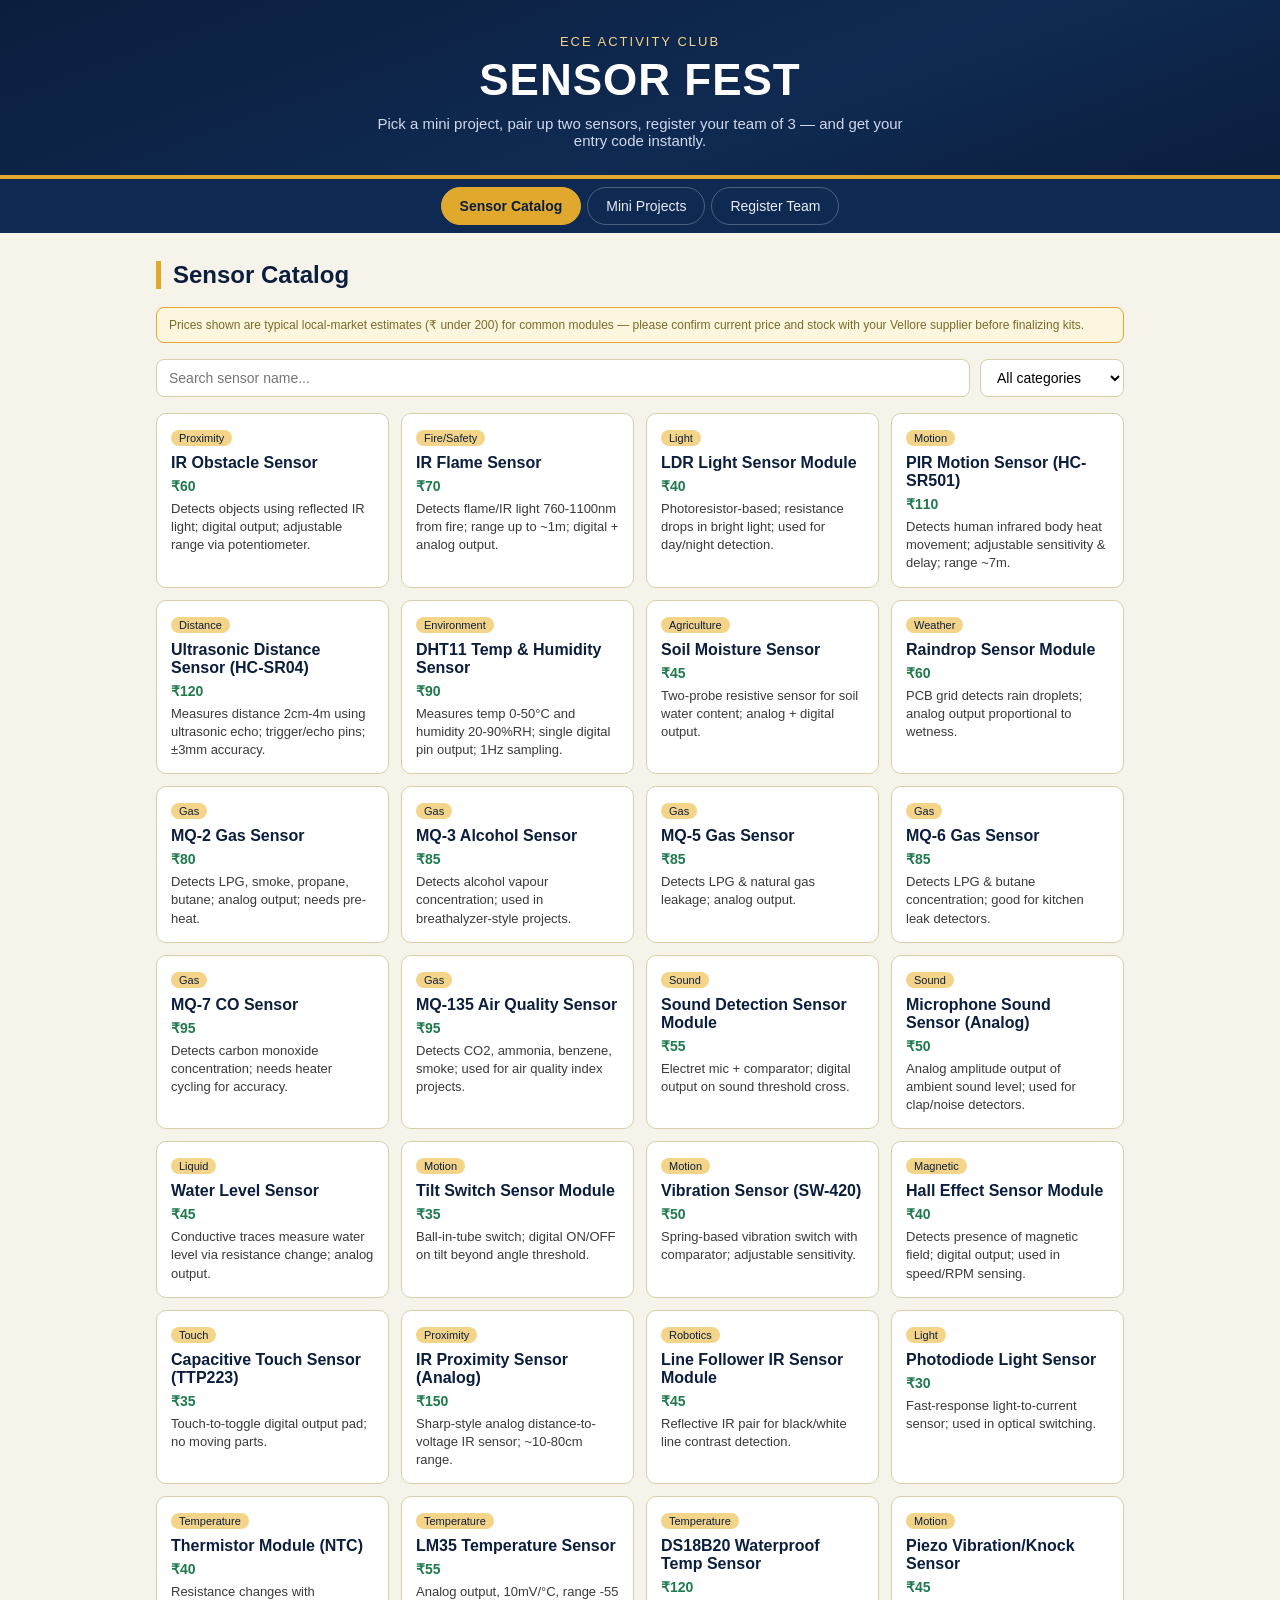
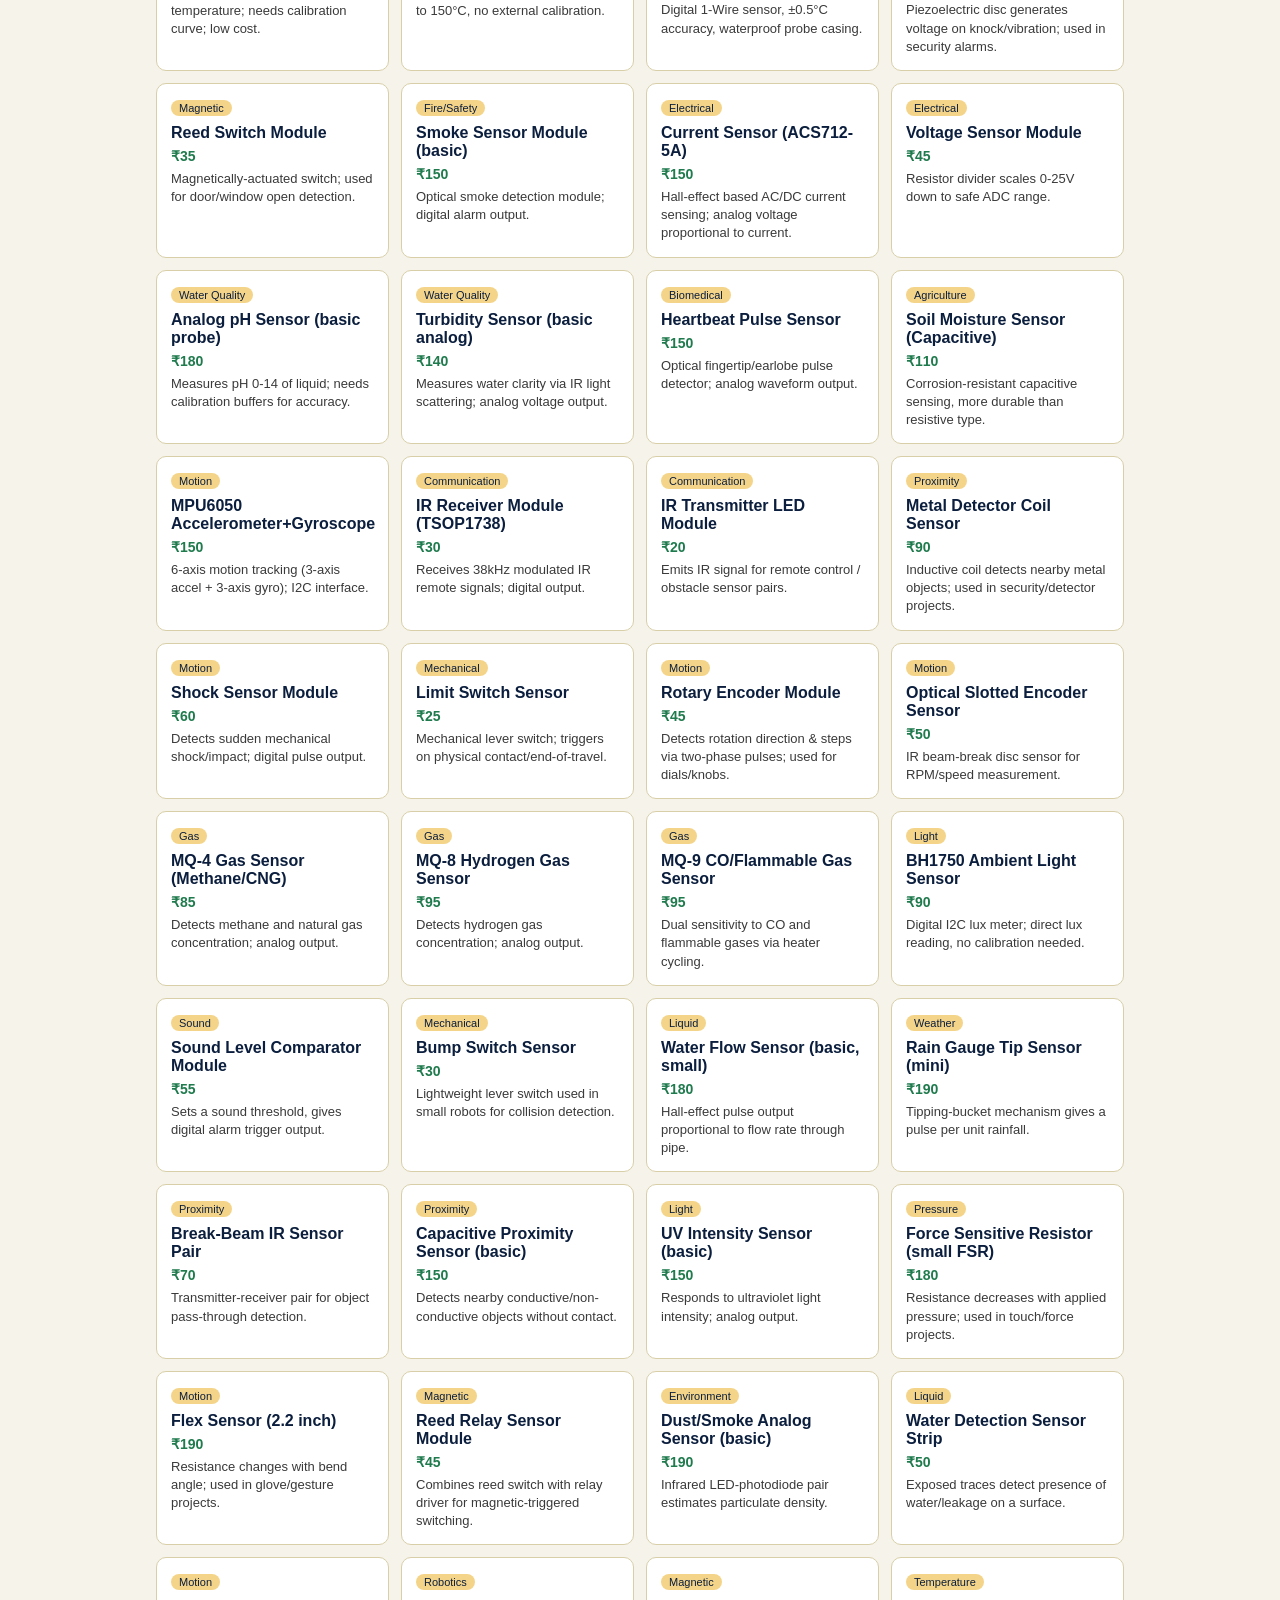
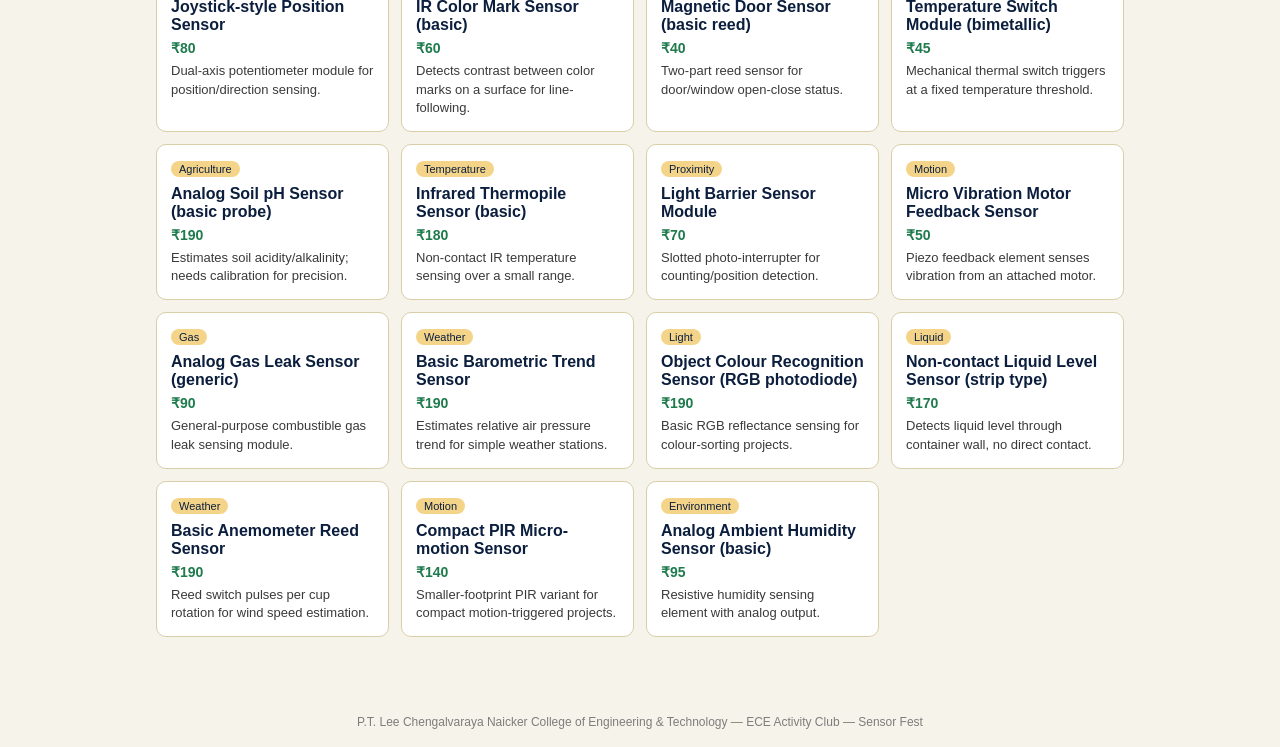
<file: index-3.html>
<!DOCTYPE html>
<html lang="en">
<head>
<meta charset="UTF-8">
<meta name="viewport" content="width=device-width, initial-scale=1.0">
<title>ECE Sensor Fest — Registration</title>
<style>
  :root{
    --navy:#0b1e3d;
    --navy-2:#0f2a52;
    --gold:#e0a92e;
    --gold-light:#f4d489;
    --cream:#f6f3ea;
    --ink:#12203a;
    --line:#d8cfa8;
    --good:#1f7a4d;
  }
  *{box-sizing:border-box;}
  body{
    margin:0;
    font-family:'Segoe UI',Arial,sans-serif;
    background:var(--cream);
    color:var(--ink);
  }
  header.hero{
    background:linear-gradient(160deg,var(--navy) 0%,var(--navy-2) 60%,var(--navy) 100%);
    color:#fff;
    padding:34px 20px 26px;
    text-align:center;
    border-bottom:4px solid var(--gold);
  }
  header.hero .eyebrow{
    color:var(--gold-light);
    font-size:13px;
    letter-spacing:2px;
    margin-bottom:6px;
  }
  header.hero h1{
    margin:0;
    font-size:clamp(28px,5vw,44px);
    letter-spacing:1px;
  }
  header.hero p{
    margin:10px auto 0;
    max-width:560px;
    color:#cfd8ec;
    font-size:15px;
  }
  nav.tabs{
    display:flex;
    justify-content:center;
    gap:6px;
    background:var(--navy-2);
    padding:8px;
    flex-wrap:wrap;
    position:sticky;
    top:0;
    z-index:20;
  }
  nav.tabs button{
    background:transparent;
    border:1px solid rgba(255,255,255,.25);
    color:#e8ecf7;
    padding:10px 18px;
    border-radius:20px;
    cursor:pointer;
    font-size:14px;
  }
  nav.tabs button.active{
    background:var(--gold);
    border-color:var(--gold);
    color:var(--navy);
    font-weight:700;
  }
  main{
    max-width:1000px;
    margin:0 auto;
    padding:24px 16px 60px;
  }
  .panel{display:none;}
  .panel.active{display:block;}
  h2.section-title{
    color:var(--navy);
    border-left:5px solid var(--gold);
    padding-left:12px;
    margin:4px 0 18px;
  }
  .toolbar{
    display:flex;
    gap:10px;
    flex-wrap:wrap;
    margin-bottom:16px;
  }
  .toolbar input, .toolbar select{
    padding:9px 12px;
    border:1px solid var(--line);
    border-radius:8px;
    font-size:14px;
    background:#fff;
  }
  .toolbar input{flex:1;min-width:180px;}
  .grid{
    display:grid;
    grid-template-columns:repeat(auto-fill,minmax(230px,1fr));
    gap:12px;
  }
  .card{
    background:#fff;
    border:1px solid var(--line);
    border-radius:10px;
    padding:14px;
  }
  .card .cat{
    display:inline-block;
    font-size:11px;
    color:var(--navy);
    background:var(--gold-light);
    padding:2px 8px;
    border-radius:10px;
    margin-bottom:6px;
  }
  .card h3{margin:2px 0 6px;font-size:16px;color:var(--navy);}
  .card .price{font-weight:700;color:var(--good);font-size:14px;}
  .card p{font-size:13px;color:#3a3a3a;margin:6px 0 0;line-height:1.4;}
  .mp-card{
    background:#fff;
    border:1px solid var(--line);
    border-left:6px solid var(--gold);
    border-radius:10px;
    padding:18px;
    margin-bottom:16px;
  }
  .mp-card h3{margin:0 0 6px;color:var(--navy);}
  .mp-card .code-tag{
    display:inline-block;
    background:var(--navy);
    color:var(--gold-light);
    font-family:monospace;
    padding:3px 10px;
    border-radius:6px;
    font-size:13px;
    margin-bottom:10px;
  }
  .mp-sensors{
    display:flex;
    gap:10px;
    flex-wrap:wrap;
    margin-top:8px;
  }
  .mp-sensors .sc{
    background:var(--cream);
    border:1px solid var(--line);
    border-radius:8px;
    padding:8px 12px;
    font-size:13px;
    min-width:200px;
  }
  form.reg{
    background:#fff;
    border:1px solid var(--line);
    border-radius:12px;
    padding:22px;
    max-width:640px;
  }
  form.reg label{
    display:block;
    font-size:13px;
    font-weight:600;
    color:var(--navy);
    margin:14px 0 5px;
  }
  form.reg input, form.reg select{
    width:100%;
    padding:10px 12px;
    border:1px solid var(--line);
    border-radius:8px;
    font-size:14px;
  }
  .row2{display:grid;grid-template-columns:1fr 1fr;gap:12px;}
  .hint{font-size:12px;color:#666;margin-top:4px;}
  .selected-box{
    background:var(--cream);
    border:1px dashed var(--gold);
    border-radius:8px;
    padding:12px;
    margin-top:8px;
    font-size:13px;
  }
  button.submit{
    margin-top:20px;
    background:var(--navy);
    color:#fff;
    border:none;
    padding:13px 22px;
    border-radius:8px;
    font-size:15px;
    font-weight:700;
    cursor:pointer;
  }
  button.submit:hover{background:var(--navy-2);}
  .result{
    margin-top:20px;
    background:#eaf6ee;
    border:1px solid var(--good);
    border-radius:10px;
    padding:18px;
    display:none;
  }
  .result.show{display:block;}
  .result .code{
    font-family:monospace;
    font-size:20px;
    font-weight:700;
    color:var(--good);
    background:#fff;
    display:inline-block;
    padding:6px 14px;
    border-radius:8px;
    border:1px solid var(--good);
    margin:8px 0;
  }
  .copybtn{
    background:var(--gold);
    border:none;
    color:var(--navy);
    padding:7px 14px;
    border-radius:6px;
    font-weight:700;
    cursor:pointer;
    margin-left:8px;
    font-size:13px;
  }
  .note{
    font-size:12px;
    color:#7a6a2a;
    background:#fdf6df;
    border:1px solid var(--gold);
    border-radius:8px;
    padding:10px 12px;
    margin-bottom:16px;
  }
  footer{
    text-align:center;
    padding:18px;
    color:#7d7d7d;
    font-size:12px;
  }
</style>
</head>
<body>

<header class="hero">
  <div class="eyebrow">ECE ACTIVITY CLUB</div>
  <h1>SENSOR FEST</h1>
  <p>Pick a mini project, pair up two sensors, register your team of 3 — and get your entry code instantly.</p>
</header>

<nav class="tabs">
  <button class="tab-btn active" data-tab="sensors">Sensor Catalog</button>
  <button class="tab-btn" data-tab="projects">Mini Projects</button>
  <button class="tab-btn" data-tab="register">Register Team</button>
</nav>

<main>

  <!-- SENSOR CATALOG -->
  <section id="sensors" class="panel active">
    <h2 class="section-title">Sensor Catalog</h2>
    <div class="note">Prices shown are typical local-market estimates (₹ under 200) for common modules — please confirm current price and stock with your Vellore supplier before finalizing kits.</div>
    <div class="toolbar">
      <input id="searchBox" placeholder="Search sensor name...">
      <select id="catFilter"><option value="">All categories</option></select>
    </div>
    <div class="grid" id="sensorGrid"></div>
  </section>

  <!-- MINI PROJECTS -->
  <section id="projects" class="panel">
    <h2 class="section-title">Mini Projects</h2>
    <div id="mpList"></div>
  </section>

  <!-- REGISTER -->
  <section id="register" class="panel">
    <h2 class="section-title">Register Your Team</h2>
    <form class="reg" id="regForm">
      <label>Team Name</label>
      <input type="text" id="teamName" required>

      <label>Member 1 Name (Team Leader)</label>
      <input type="text" id="m1" required>

      <div class="row2">
        <div>
          <label>Member 2 Name</label>
          <input type="text" id="m2" required>
        </div>
        <div>
          <label>Member 3 Name</label>
          <input type="text" id="m3" required>
        </div>
      </div>

      <div class="row2">
        <div>
          <label>Team Leader Contact Number</label>
          <input type="tel" id="leaderPhone" pattern="[0-9]{10}" required>
        </div>
        <div>
          <label>Team Leader Email</label>
          <input type="email" id="leaderEmail" required>
        </div>
      </div>

      <label>Choose Mini Project</label>
      <select id="mpSelect" required></select>
      <div class="selected-box" id="mpPreview">Select a mini project to see its sensor pair.</div>

      <button type="submit" class="submit">Submit Registration</button>
    </form>

    <div class="result" id="resultBox">
      <div>Registration successful. Your entry code:</div>
      <span class="code" id="codeOut"></span>
      <button class="copybtn" id="copyBtn">Copy</button>
      <div class="hint" id="resultDetail"></div>
    </div>
  </section>

</main>

<footer>P.T. Lee Chengalvaraya Naicker College of Engineering &amp; Technology — ECE Activity Club — Sensor Fest</footer>

<script>
// ---------- CONFIG ----------
// Paste your Google Apps Script Web App URL here once deployed (see google-apps-script.gs).
// Leave blank to run in local-only demo mode (entries kept in this browser's storage).
const GOOGLE_SCRIPT_URL = "";

// ---------- DATA ----------
const SENSORS = [
{"id":1,"name":"IR Obstacle Sensor","cat":"Proximity","price":60,"desc":"Detects objects using reflected IR light; digital output; adjustable range via potentiometer."},
{"id":2,"name":"IR Flame Sensor","cat":"Fire/Safety","price":70,"desc":"Detects flame/IR light 760-1100nm from fire; range up to ~1m; digital + analog output."},
{"id":3,"name":"LDR Light Sensor Module","cat":"Light","price":40,"desc":"Photoresistor-based; resistance drops in bright light; used for day/night detection."},
{"id":4,"name":"PIR Motion Sensor (HC-SR501)","cat":"Motion","price":110,"desc":"Detects human infrared body heat movement; adjustable sensitivity & delay; range ~7m."},
{"id":5,"name":"Ultrasonic Distance Sensor (HC-SR04)","cat":"Distance","price":120,"desc":"Measures distance 2cm-4m using ultrasonic echo; trigger/echo pins; ±3mm accuracy."},
{"id":6,"name":"DHT11 Temp & Humidity Sensor","cat":"Environment","price":90,"desc":"Measures temp 0-50°C and humidity 20-90%RH; single digital pin output; 1Hz sampling."},
{"id":7,"name":"Soil Moisture Sensor","cat":"Agriculture","price":45,"desc":"Two-probe resistive sensor for soil water content; analog + digital output."},
{"id":8,"name":"Raindrop Sensor Module","cat":"Weather","price":60,"desc":"PCB grid detects rain droplets; analog output proportional to wetness."},
{"id":9,"name":"MQ-2 Gas Sensor","cat":"Gas","price":80,"desc":"Detects LPG, smoke, propane, butane; analog output; needs pre-heat."},
{"id":10,"name":"MQ-3 Alcohol Sensor","cat":"Gas","price":85,"desc":"Detects alcohol vapour concentration; used in breathalyzer-style projects."},
{"id":11,"name":"MQ-5 Gas Sensor","cat":"Gas","price":85,"desc":"Detects LPG & natural gas leakage; analog output."},
{"id":12,"name":"MQ-6 Gas Sensor","cat":"Gas","price":85,"desc":"Detects LPG & butane concentration; good for kitchen leak detectors."},
{"id":13,"name":"MQ-7 CO Sensor","cat":"Gas","price":95,"desc":"Detects carbon monoxide concentration; needs heater cycling for accuracy."},
{"id":14,"name":"MQ-135 Air Quality Sensor","cat":"Gas","price":95,"desc":"Detects CO2, ammonia, benzene, smoke; used for air quality index projects."},
{"id":15,"name":"Sound Detection Sensor Module","cat":"Sound","price":55,"desc":"Electret mic + comparator; digital output on sound threshold cross."},
{"id":16,"name":"Microphone Sound Sensor (Analog)","cat":"Sound","price":50,"desc":"Analog amplitude output of ambient sound level; used for clap/noise detectors."},
{"id":17,"name":"Water Level Sensor","cat":"Liquid","price":45,"desc":"Conductive traces measure water level via resistance change; analog output."},
{"id":18,"name":"Tilt Switch Sensor Module","cat":"Motion","price":35,"desc":"Ball-in-tube switch; digital ON/OFF on tilt beyond angle threshold."},
{"id":19,"name":"Vibration Sensor (SW-420)","cat":"Motion","price":50,"desc":"Spring-based vibration switch with comparator; adjustable sensitivity."},
{"id":20,"name":"Hall Effect Sensor Module","cat":"Magnetic","price":40,"desc":"Detects presence of magnetic field; digital output; used in speed/RPM sensing."},
{"id":21,"name":"Capacitive Touch Sensor (TTP223)","cat":"Touch","price":35,"desc":"Touch-to-toggle digital output pad; no moving parts."},
{"id":22,"name":"IR Proximity Sensor (Analog)","cat":"Proximity","price":150,"desc":"Sharp-style analog distance-to-voltage IR sensor; ~10-80cm range."},
{"id":23,"name":"Line Follower IR Sensor Module","cat":"Robotics","price":45,"desc":"Reflective IR pair for black/white line contrast detection."},
{"id":24,"name":"Photodiode Light Sensor","cat":"Light","price":30,"desc":"Fast-response light-to-current sensor; used in optical switching."},
{"id":25,"name":"Thermistor Module (NTC)","cat":"Temperature","price":40,"desc":"Resistance changes with temperature; needs calibration curve; low cost."},
{"id":26,"name":"LM35 Temperature Sensor","cat":"Temperature","price":55,"desc":"Analog output, 10mV/°C, range -55 to 150°C, no external calibration."},
{"id":27,"name":"DS18B20 Waterproof Temp Sensor","cat":"Temperature","price":120,"desc":"Digital 1-Wire sensor, ±0.5°C accuracy, waterproof probe casing."},
{"id":28,"name":"Piezo Vibration/Knock Sensor","cat":"Motion","price":45,"desc":"Piezoelectric disc generates voltage on knock/vibration; used in security alarms."},
{"id":29,"name":"Reed Switch Module","cat":"Magnetic","price":35,"desc":"Magnetically-actuated switch; used for door/window open detection."},
{"id":30,"name":"Smoke Sensor Module (basic)","cat":"Fire/Safety","price":150,"desc":"Optical smoke detection module; digital alarm output."},
{"id":31,"name":"Current Sensor (ACS712-5A)","cat":"Electrical","price":150,"desc":"Hall-effect based AC/DC current sensing; analog voltage proportional to current."},
{"id":32,"name":"Voltage Sensor Module","cat":"Electrical","price":45,"desc":"Resistor divider scales 0-25V down to safe ADC range."},
{"id":33,"name":"Analog pH Sensor (basic probe)","cat":"Water Quality","price":180,"desc":"Measures pH 0-14 of liquid; needs calibration buffers for accuracy."},
{"id":34,"name":"Turbidity Sensor (basic analog)","cat":"Water Quality","price":140,"desc":"Measures water clarity via IR light scattering; analog voltage output."},
{"id":35,"name":"Heartbeat Pulse Sensor","cat":"Biomedical","price":150,"desc":"Optical fingertip/earlobe pulse detector; analog waveform output."},
{"id":36,"name":"Soil Moisture Sensor (Capacitive)","cat":"Agriculture","price":110,"desc":"Corrosion-resistant capacitive sensing, more durable than resistive type."},
{"id":37,"name":"MPU6050 Accelerometer+Gyroscope","cat":"Motion","price":150,"desc":"6-axis motion tracking (3-axis accel + 3-axis gyro); I2C interface."},
{"id":38,"name":"IR Receiver Module (TSOP1738)","cat":"Communication","price":30,"desc":"Receives 38kHz modulated IR remote signals; digital output."},
{"id":39,"name":"IR Transmitter LED Module","cat":"Communication","price":20,"desc":"Emits IR signal for remote control / obstacle sensor pairs."},
{"id":40,"name":"Metal Detector Coil Sensor","cat":"Proximity","price":90,"desc":"Inductive coil detects nearby metal objects; used in security/detector projects."},
{"id":41,"name":"Shock Sensor Module","cat":"Motion","price":60,"desc":"Detects sudden mechanical shock/impact; digital pulse output."},
{"id":42,"name":"Limit Switch Sensor","cat":"Mechanical","price":25,"desc":"Mechanical lever switch; triggers on physical contact/end-of-travel."},
{"id":43,"name":"Rotary Encoder Module","cat":"Motion","price":45,"desc":"Detects rotation direction & steps via two-phase pulses; used for dials/knobs."},
{"id":44,"name":"Optical Slotted Encoder Sensor","cat":"Motion","price":50,"desc":"IR beam-break disc sensor for RPM/speed measurement."},
{"id":45,"name":"MQ-4 Gas Sensor (Methane/CNG)","cat":"Gas","price":85,"desc":"Detects methane and natural gas concentration; analog output."},
{"id":46,"name":"MQ-8 Hydrogen Gas Sensor","cat":"Gas","price":95,"desc":"Detects hydrogen gas concentration; analog output."},
{"id":47,"name":"MQ-9 CO/Flammable Gas Sensor","cat":"Gas","price":95,"desc":"Dual sensitivity to CO and flammable gases via heater cycling."},
{"id":48,"name":"BH1750 Ambient Light Sensor","cat":"Light","price":90,"desc":"Digital I2C lux meter; direct lux reading, no calibration needed."},
{"id":49,"name":"Sound Level Comparator Module","cat":"Sound","price":55,"desc":"Sets a sound threshold, gives digital alarm trigger output."},
{"id":50,"name":"Bump Switch Sensor","cat":"Mechanical","price":30,"desc":"Lightweight lever switch used in small robots for collision detection."},
{"id":51,"name":"Water Flow Sensor (basic, small)","cat":"Liquid","price":180,"desc":"Hall-effect pulse output proportional to flow rate through pipe."},
{"id":52,"name":"Rain Gauge Tip Sensor (mini)","cat":"Weather","price":190,"desc":"Tipping-bucket mechanism gives a pulse per unit rainfall."},
{"id":53,"name":"Break-Beam IR Sensor Pair","cat":"Proximity","price":70,"desc":"Transmitter-receiver pair for object pass-through detection."},
{"id":54,"name":"Capacitive Proximity Sensor (basic)","cat":"Proximity","price":150,"desc":"Detects nearby conductive/non-conductive objects without contact."},
{"id":55,"name":"UV Intensity Sensor (basic)","cat":"Light","price":150,"desc":"Responds to ultraviolet light intensity; analog output."},
{"id":56,"name":"Force Sensitive Resistor (small FSR)","cat":"Pressure","price":180,"desc":"Resistance decreases with applied pressure; used in touch/force projects."},
{"id":57,"name":"Flex Sensor (2.2 inch)","cat":"Motion","price":190,"desc":"Resistance changes with bend angle; used in glove/gesture projects."},
{"id":58,"name":"Reed Relay Sensor Module","cat":"Magnetic","price":45,"desc":"Combines reed switch with relay driver for magnetic-triggered switching."},
{"id":59,"name":"Dust/Smoke Analog Sensor (basic)","cat":"Environment","price":190,"desc":"Infrared LED-photodiode pair estimates particulate density."},
{"id":60,"name":"Water Detection Sensor Strip","cat":"Liquid","price":50,"desc":"Exposed traces detect presence of water/leakage on a surface."},
{"id":61,"name":"Joystick-style Position Sensor","cat":"Motion","price":80,"desc":"Dual-axis potentiometer module for position/direction sensing."},
{"id":62,"name":"IR Color Mark Sensor (basic)","cat":"Robotics","price":60,"desc":"Detects contrast between color marks on a surface for line-following."},
{"id":63,"name":"Magnetic Door Sensor (basic reed)","cat":"Magnetic","price":40,"desc":"Two-part reed sensor for door/window open-close status."},
{"id":64,"name":"Temperature Switch Module (bimetallic)","cat":"Temperature","price":45,"desc":"Mechanical thermal switch triggers at a fixed temperature threshold."},
{"id":65,"name":"Analog Soil pH Sensor (basic probe)","cat":"Agriculture","price":190,"desc":"Estimates soil acidity/alkalinity; needs calibration for precision."},
{"id":66,"name":"Infrared Thermopile Sensor (basic)","cat":"Temperature","price":180,"desc":"Non-contact IR temperature sensing over a small range."},
{"id":67,"name":"Light Barrier Sensor Module","cat":"Proximity","price":70,"desc":"Slotted photo-interrupter for counting/position detection."},
{"id":68,"name":"Micro Vibration Motor Feedback Sensor","cat":"Motion","price":50,"desc":"Piezo feedback element senses vibration from an attached motor."},
{"id":69,"name":"Analog Gas Leak Sensor (generic)","cat":"Gas","price":90,"desc":"General-purpose combustible gas leak sensing module."},
{"id":70,"name":"Basic Barometric Trend Sensor","cat":"Weather","price":190,"desc":"Estimates relative air pressure trend for simple weather stations."},
{"id":71,"name":"Object Colour Recognition Sensor (RGB photodiode)","cat":"Light","price":190,"desc":"Basic RGB reflectance sensing for colour-sorting projects."},
{"id":72,"name":"Non-contact Liquid Level Sensor (strip type)","cat":"Liquid","price":170,"desc":"Detects liquid level through container wall, no direct contact."},
{"id":73,"name":"Basic Anemometer Reed Sensor","cat":"Weather","price":190,"desc":"Reed switch pulses per cup rotation for wind speed estimation."},
{"id":74,"name":"Compact PIR Micro-motion Sensor","cat":"Motion","price":140,"desc":"Smaller-footprint PIR variant for compact motion-triggered projects."},
{"id":75,"name":"Analog Ambient Humidity Sensor (basic)","cat":"Environment","price":95,"desc":"Resistive humidity sensing element with analog output."}
];

const MINI_PROJECTS = [
  {
    code: "MP1",
    name: "Smart Gas Leak & Fire Alert System",
    sensorIds: [9, 2],
    desc: "Combines a gas sensor and a flame sensor to detect an LPG/smoke leak and an open flame together, triggering an early safety alarm."
  },
  {
    code: "MP2",
    name: "Automatic Plant Watering & Weather Monitor",
    sensorIds: [7, 6],
    desc: "Uses a soil moisture sensor with a temperature & humidity sensor to decide when a plant needs water based on both soil and ambient conditions."
  },
  {
    code: "MP3",
    name: "Smart Entry Security Monitor",
    sensorIds: [4, 5],
    desc: "Pairs a motion sensor with an ultrasonic distance sensor to confirm real entry events and estimate how close a visitor is at the door."
  }
];

function sensorById(id){ return SENSORS.find(s => s.id === id); }

// ---------- SENSOR CATALOG RENDER ----------
const grid = document.getElementById('sensorGrid');
const searchBox = document.getElementById('searchBox');
const catFilter = document.getElementById('catFilter');

function renderSensors(){
  const q = searchBox.value.trim().toLowerCase();
  const cat = catFilter.value;
  const filtered = SENSORS.filter(s =>
    (!q || s.name.toLowerCase().includes(q)) &&
    (!cat || s.cat === cat)
  );
  grid.innerHTML = filtered.map(s => `
    <div class="card">
      <span class="cat">${s.cat}</span>
      <h3>${s.name}</h3>
      <div class="price">₹${s.price}</div>
      <p>${s.desc}</p>
    </div>
  `).join('') || '<p>No sensors match your search.</p>';
}

const cats = [...new Set(SENSORS.map(s => s.cat))].sort();
catFilter.innerHTML += cats.map(c => `<option value="${c}">${c}</option>`).join('');
searchBox.addEventListener('input', renderSensors);
catFilter.addEventListener('change', renderSensors);
renderSensors();

// ---------- MINI PROJECTS RENDER ----------
const mpList = document.getElementById('mpList');
mpList.innerHTML = MINI_PROJECTS.map(mp => {
  const s1 = sensorById(mp.sensorIds[0]);
  const s2 = sensorById(mp.sensorIds[1]);
  return `
    <div class="mp-card">
      <span class="code-tag">${mp.code}</span>
      <h3>${mp.name}</h3>
      <p>${mp.desc}</p>
      <div class="mp-sensors">
        <div class="sc"><strong>${s1.name}</strong><br>₹${s1.price} · ${s1.cat}</div>
        <div class="sc"><strong>${s2.name}</strong><br>₹${s2.price} · ${s2.cat}</div>
      </div>
    </div>
  `;
}).join('');

// ---------- REGISTRATION FORM ----------
const mpSelect = document.getElementById('mpSelect');
const mpPreview = document.getElementById('mpPreview');
mpSelect.innerHTML = '<option value="">-- select --</option>' +
  MINI_PROJECTS.map(mp => `<option value="${mp.code}">${mp.code} — ${mp.name}</option>`).join('');

mpSelect.addEventListener('change', () => {
  const mp = MINI_PROJECTS.find(m => m.code === mpSelect.value);
  if(!mp){ mpPreview.textContent = 'Select a mini project to see its sensor pair.'; return; }
  const s1 = sensorById(mp.sensorIds[0]);
  const s2 = sensorById(mp.sensorIds[1]);
  mpPreview.innerHTML = `<strong>${mp.name}</strong><br>Sensors: ${s1.name} + ${s2.name}`;
});

function genCode(mpCode){
  const rand = Math.random().toString(36).slice(2,6).toUpperCase();
  const stamp = Date.now().toString().slice(-4);
  return `SF-${mpCode}-${rand}${stamp}`;
}

document.getElementById('regForm').addEventListener('submit', async (e) => {
  e.preventDefault();
  const mp = MINI_PROJECTS.find(m => m.code === mpSelect.value);
  if(!mp){ alert('Please choose a mini project.'); return; }
  const s1 = sensorById(mp.sensorIds[0]);
  const s2 = sensorById(mp.sensorIds[1]);
  const code = genCode(mp.code);

  const entry = {
    timestamp: new Date().toISOString(),
    teamName: document.getElementById('teamName').value,
    member1: document.getElementById('m1').value,
    member2: document.getElementById('m2').value,
    member3: document.getElementById('m3').value,
    leaderPhone: document.getElementById('leaderPhone').value,
    leaderEmail: document.getElementById('leaderEmail').value,
    miniProject: mp.name,
    miniProjectCode: mp.code,
    sensor1: s1.name,
    sensor2: s2.name,
    entryCode: code
  };

  // Try to send to Google Sheet if configured
  if (GOOGLE_SCRIPT_URL) {
    try {
      await fetch(GOOGLE_SCRIPT_URL, {
        method: 'POST',
        mode: 'no-cors',
        headers: {'Content-Type': 'application/json'},
        body: JSON.stringify(entry)
      });
    } catch (err) {
      console.error('Could not reach Google Sheet, saving locally instead.', err);
    }
  }

  // Always keep a local demo copy too
  try {
    const existing = JSON.parse(localStorage.getItem('sensorfest_entries') || '[]');
    existing.push(entry);
    localStorage.setItem('sensorfest_entries', JSON.stringify(existing));
  } catch(err){ /* ignore */ }

  document.getElementById('codeOut').textContent = code;
  document.getElementById('resultDetail').textContent =
    `${entry.teamName} — ${mp.name} (${s1.name} + ${s2.name})`;
  document.getElementById('resultBox').classList.add('show');
  e.target.reset();
  mpPreview.textContent = 'Select a mini project to see its sensor pair.';
});

document.getElementById('copyBtn').addEventListener('click', () => {
  navigator.clipboard.writeText(document.getElementById('codeOut').textContent);
});

// ---------- TAB SWITCHING ----------
document.querySelectorAll('.tab-btn').forEach(btn => {
  btn.addEventListener('click', () => {
    document.querySelectorAll('.tab-btn').forEach(b => b.classList.remove('active'));
    document.querySelectorAll('.panel').forEach(p => p.classList.remove('active'));
    btn.classList.add('active');
    document.getElementById(btn.dataset.tab).classList.add('active');
  });
});
</script>
</body>
</html>
</file>
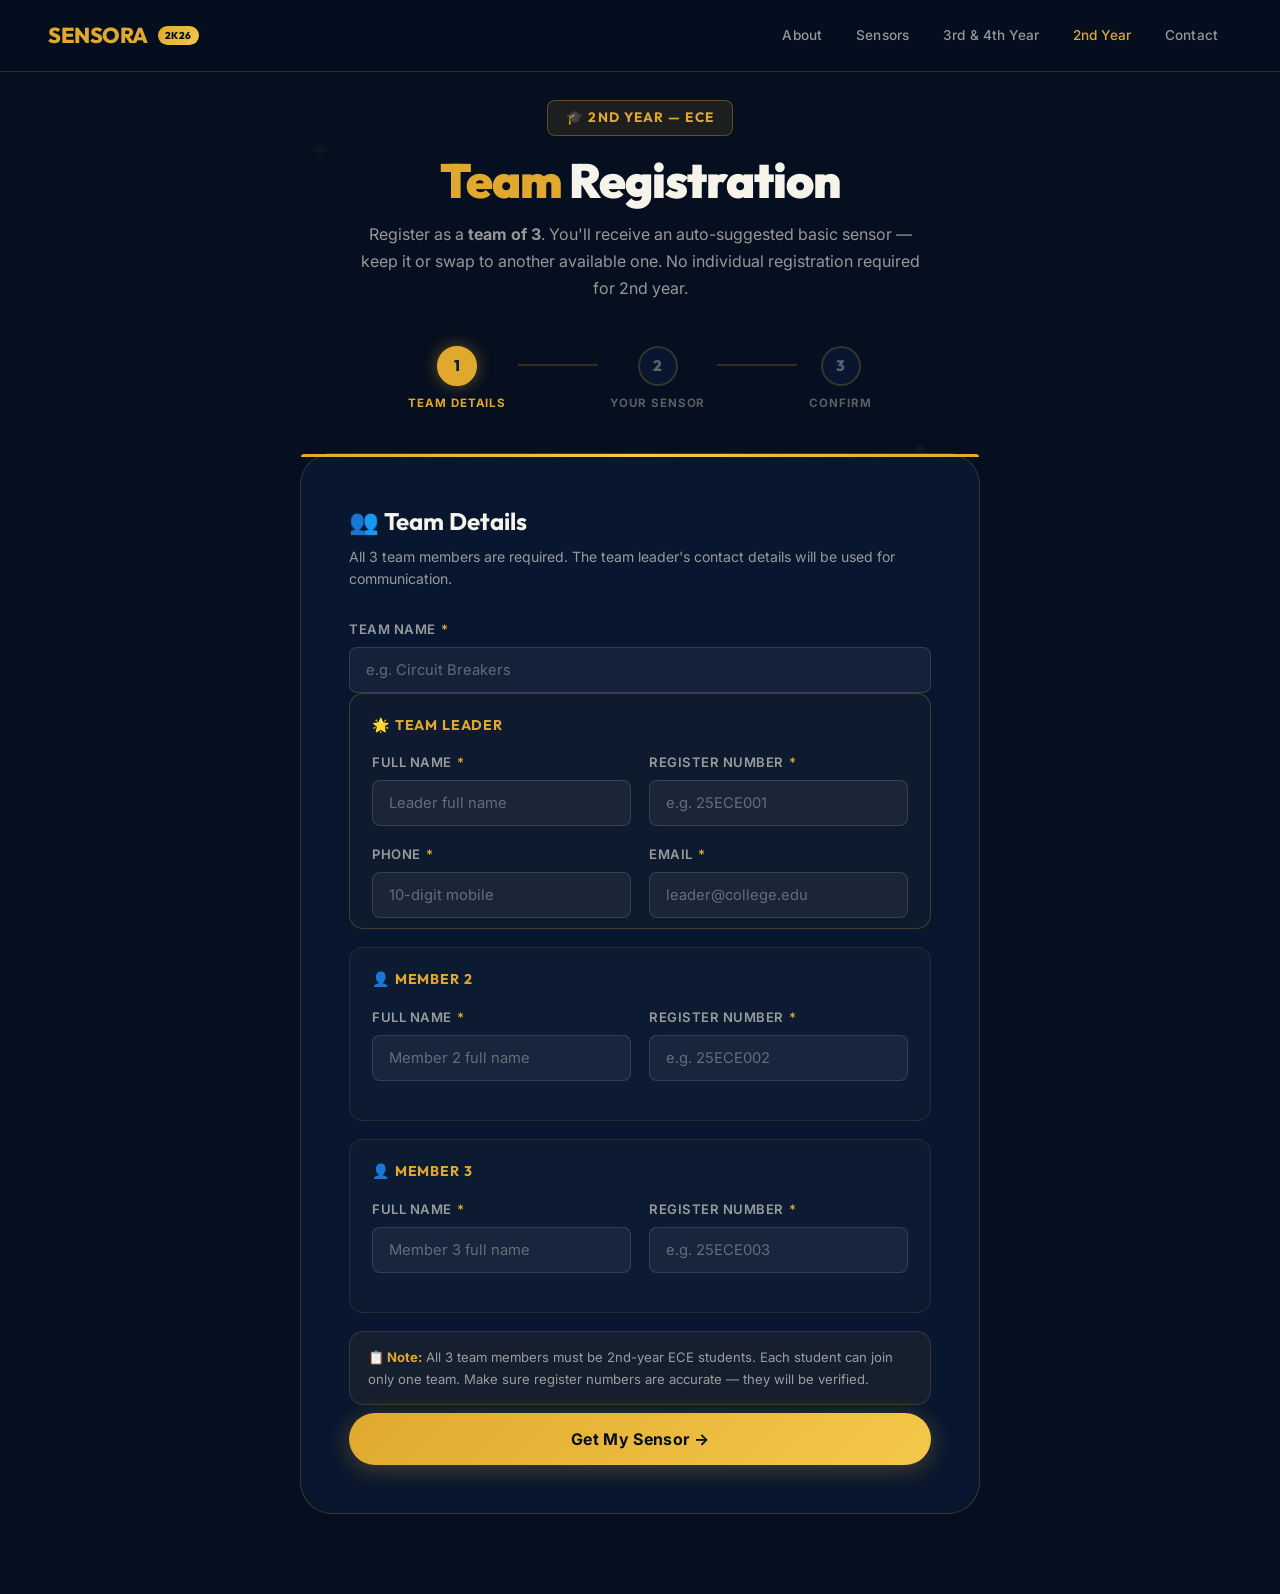
<file: register-2nd.html>
<!DOCTYPE html>
<html lang="en">
<head>
  <meta charset="UTF-8" />
  <meta name="viewport" content="width=device-width, initial-scale=1.0" />
  <meta name="description" content="SENSORA 2K26 — 2nd Year Team Registration. Register your team and get your sensor kit for the expo." />
  <meta name="theme-color" content="#0b1e3d" />
  <title>2nd Year Team Registration · SENSORA 2K26</title>
  <link rel="preconnect" href="https://fonts.googleapis.com" />
  <link rel="preconnect" href="https://fonts.gstatic.com" crossorigin />
  <link rel="stylesheet" href="style.css" />
  <link rel="stylesheet" href="sections.css" />
  <link rel="stylesheet" href="register-2nd.css" />
</head>
<body>

<!-- Circuit BG -->
<div class="circuit-bg" aria-hidden="true">
  <svg viewBox="0 0 1440 900" preserveAspectRatio="xMidYMid slice" fill="none" xmlns="http://www.w3.org/2000/svg">
    <line x1="0" y1="150" x2="1440" y2="150" stroke="#e0a92e" stroke-width="1"/>
    <line x1="0" y1="450" x2="1440" y2="450" stroke="#e0a92e" stroke-width="0.5"/>
    <line x1="0" y1="750" x2="1440" y2="750" stroke="#e0a92e" stroke-width="1"/>
    <line x1="400" y1="0" x2="400" y2="900" stroke="#e0a92e" stroke-width="1"/>
    <line x1="1000" y1="0" x2="1000" y2="900" stroke="#e0a92e" stroke-width="0.5"/>
    <circle cx="400" cy="150" r="5" fill="#e0a92e"/>
    <circle cx="1000" cy="450" r="5" fill="#e0a92e"/>
    <circle cx="400" cy="750" r="3" fill="#e0a92e"/>
  </svg>
</div>

<!-- Nav -->
<nav id="navbar" role="navigation" aria-label="Main navigation">
  <a href="index.html" class="nav-logo" aria-label="SENSORA 2K26 home">
    <span class="logo-s">SENSORA</span>
    <span class="logo-badge">2K26</span>
  </a>
  <div class="nav-links" role="menubar">
    <a href="index.html#about" role="menuitem">About</a>
    <a href="index.html#catalog" role="menuitem">Sensors</a>
    <a href="index.html#registration" role="menuitem">3rd &amp; 4th Year</a>
    <a href="register-2nd.html" class="active" role="menuitem">2nd Year</a>
    <a href="index.html#contact" role="menuitem">Contact</a>
  </div>
</nav>

<!-- ════════ MAIN ════════ -->
<main id="reg2nd-main">
  <div class="reg2nd-container">

    <!-- Page Header -->
    <div class="reg2nd-header reveal">
      <div class="r2h-badge">🎓 2nd Year — ECE</div>
      <h1 class="r2h-title"><span>Team</span> Registration</h1>
      <p class="r2h-sub">
        Register as a <strong>team of 3</strong>. You'll receive an auto-suggested basic sensor — keep it or swap to another available one.
        No individual registration required for 2nd year.
      </p>
    </div>

    <!-- Step Indicator -->
    <div class="step-indicator reveal reveal-delay-1" id="step-indicator" role="list">
      <div class="step-dot active" data-step="1" role="listitem">
        <span class="sd-num">1</span>
        <span class="sd-label">Team Details</span>
      </div>
      <div class="step-line"></div>
      <div class="step-dot" data-step="2" role="listitem">
        <span class="sd-num">2</span>
        <span class="sd-label">Your Sensor</span>
      </div>
      <div class="step-line"></div>
      <div class="step-dot" data-step="3" role="listitem">
        <span class="sd-num">3</span>
        <span class="sd-label">Confirm</span>
      </div>
    </div>

    <!-- ── STEP 1: Team Details ── -->
    <div class="wizard-step active" id="step1" data-step="1">
      <div class="form-card reveal">
        <div class="form-title">👥 Team Details</div>
        <div class="form-subtitle">
          All 3 team members are required. The team leader's contact details will be used for communication.
        </div>

        <form id="team-details-form" novalidate>

          <!-- Team Name -->
          <div class="form-group">
            <label class="form-label" for="r2-team-name">Team Name <span class="required">*</span></label>
            <input class="form-input" type="text" id="r2-team-name" name="teamName"
                   placeholder="e.g. Circuit Breakers" maxlength="80" required autocomplete="off" />
            <span class="error-text"></span>
          </div>

          <!-- Team Leader -->
          <div class="member-block leader-block">
            <div class="mb-title">🌟 Team Leader</div>
            <div class="form-grid">
              <div class="form-group">
                <label class="form-label" for="r2-leader-name">Full Name <span class="required">*</span></label>
                <input class="form-input" type="text" id="r2-leader-name" name="leaderName"
                       placeholder="Leader full name" maxlength="80" required />
                <span class="error-text"></span>
              </div>
              <div class="form-group">
                <label class="form-label" for="r2-leader-regno">Register Number <span class="required">*</span></label>
                <input class="form-input" type="text" id="r2-leader-regno" name="leaderRegno"
                       placeholder="e.g. 25ECE001" maxlength="20" required autocomplete="off" />
                <span class="error-text"></span>
              </div>
              <div class="form-group">
                <label class="form-label" for="r2-leader-phone">Phone <span class="required">*</span></label>
                <input class="form-input" type="tel" id="r2-leader-phone" name="leaderPhone"
                       placeholder="10-digit mobile" maxlength="10" required autocomplete="tel" />
                <span class="error-text"></span>
              </div>
              <div class="form-group">
                <label class="form-label" for="r2-leader-email">Email <span class="required">*</span></label>
                <input class="form-input" type="email" id="r2-leader-email" name="leaderEmail"
                       placeholder="leader@college.edu" required autocomplete="email" />
                <span class="error-text"></span>
              </div>
            </div>
          </div>

          <!-- Member 2 -->
          <div class="member-block">
            <div class="mb-title">👤 Member 2</div>
            <div class="form-grid">
              <div class="form-group">
                <label class="form-label" for="r2-m2-name">Full Name <span class="required">*</span></label>
                <input class="form-input" type="text" id="r2-m2-name" name="member2Name"
                       placeholder="Member 2 full name" maxlength="80" required />
                <span class="error-text"></span>
              </div>
              <div class="form-group">
                <label class="form-label" for="r2-m2-regno">Register Number <span class="required">*</span></label>
                <input class="form-input member-regno" type="text" id="r2-m2-regno" name="member2Regno"
                       placeholder="e.g. 25ECE002" maxlength="20" required autocomplete="off"
                       data-member="2" />
                <span class="error-text"></span>
                <span class="member-check-badge" id="m2-badge"></span>
              </div>
            </div>
          </div>

          <!-- Member 3 -->
          <div class="member-block">
            <div class="mb-title">👤 Member 3</div>
            <div class="form-grid">
              <div class="form-group">
                <label class="form-label" for="r2-m3-name">Full Name <span class="required">*</span></label>
                <input class="form-input" type="text" id="r2-m3-name" name="member3Name"
                       placeholder="Member 3 full name" maxlength="80" required />
                <span class="error-text"></span>
              </div>
              <div class="form-group">
                <label class="form-label" for="r2-m3-regno">Register Number <span class="required">*</span></label>
                <input class="form-input member-regno" type="text" id="r2-m3-regno" name="member3Regno"
                       placeholder="e.g. 25ECE003" maxlength="20" required autocomplete="off"
                       data-member="3" />
                <span class="error-text"></span>
                <span class="member-check-badge" id="m3-badge"></span>
              </div>
            </div>
          </div>

          <!-- Disclaimer -->
          <div class="form-rules" style="margin-top:8px;">
            <strong>📋 Note:</strong> All 3 team members must be 2nd-year ECE students. Each student can join only one team. Make sure register numbers are accurate — they will be verified.
          </div>

          <button type="submit" class="btn-submit" id="step1-next-btn">
            <div class="spinner"></div>
            <span class="btn-text">Get My Sensor →</span>
          </button>
        </form>
      </div>
    </div>

    <!-- ── STEP 2: Sensor Assignment ── -->
    <div class="wizard-step" id="step2" data-step="2">
      <div class="form-card reveal">
        <div class="form-title">🎁 Your Sensor Assignment</div>
        <div class="form-subtitle">
          A basic sensor has been auto-suggested for your team. You can keep it or search for another available basic sensor.
        </div>

        <!-- Suggested Sensor Card -->
        <div class="suggested-sensor-card" id="suggested-sensor-card">
          <div class="ssc-loading" id="ssc-loading">
            <div class="spinner" style="width:28px;height:28px;border-width:3px;"></div>
            <span>Loading sensor pool...</span>
          </div>
          <div class="ssc-content" id="ssc-content" style="display:none;">
            <div class="ssc-label">✨ Your Auto-Suggested Sensor</div>
            <div class="ssc-sensor-name" id="ssc-name">—</div>
            <div class="ssc-available" id="ssc-available">✓ Available &nbsp;·&nbsp; ✓ Beginner Friendly</div>
          </div>
          <div class="ssc-unavail" id="ssc-unavail" style="display:none;">
            <div class="ssc-label" style="color:#f87171;">⚠️ No Basic Sensors Available</div>
            <p style="font-size:0.88rem;color:var(--text-muted);margin-top:8px;">
              All basic sensors have been allocated. Please contact the event coordinator.
            </p>
          </div>
        </div>

        <!-- Action Buttons -->
        <div class="sensor-action-btns" id="sensor-action-btns" style="display:none;">
          <button class="btn-keep-sensor" id="btn-keep-sensor">
            ✅ Keep This Sensor
          </button>
          <button class="btn-choose-sensor" id="btn-choose-another">
            🔄 Choose Another
          </button>
        </div>

        <!-- Search Panel (shown when "Choose Another" clicked) -->
        <div class="basic-search-panel" id="basic-search-panel" style="display:none;">
          <div class="bsp-title">🔍 Search Available Basic Sensors</div>

          <div class="sensor-search-wrap" id="basic-sensor-search-wrap">
            <span class="sensor-search-icon">🔍</span>
            <input class="sensor-search-input" type="text" id="basic-sensor-search-input"
                   placeholder="Search by name, keyword..." autocomplete="off"
                   aria-autocomplete="list" aria-controls="basic-results-list"
                   aria-expanded="false" role="combobox" />
            <button type="button" class="sensor-search-clear" id="basic-search-clear"
                    aria-label="Clear" style="display:none;">✕</button>
          </div>

          <div class="sensor-results-dropdown" id="basic-results-dropdown" style="display:none;" role="listbox">
            <ul class="sensor-results-list" id="basic-results-list"></ul>
          </div>

          <div class="bsp-chips" id="bsp-chips">
            <!-- Available sensor chips rendered here -->
          </div>
        </div>

        <!-- Selected sensor display -->
        <div class="selected-sensor-display" id="selected-sensor-display" style="display:none;">
          <div class="ssd-label">Selected Sensor:</div>
          <div class="ssd-name" id="ssd-name">—</div>
          <button class="ssd-change" id="ssd-change">Change →</button>
        </div>

        <!-- Navigation -->
        <div class="wizard-nav">
          <button class="btn-back" id="step2-back-btn" type="button">← Back</button>
          <button class="btn-submit" id="step2-next-btn" type="button" disabled>
            <span class="btn-text">Review &amp; Confirm →</span>
          </button>
        </div>
      </div>
    </div>

    <!-- ── STEP 3: Confirm ── -->
    <div class="wizard-step" id="step3" data-step="3">
      <div class="form-card reveal">
        <div class="form-title">✅ Review &amp; Confirm</div>
        <div class="form-subtitle">
          Please review your team details and selected sensor before confirming. Once submitted, your sensor will be reserved.
        </div>

        <div class="confirmation-card" id="confirmation-card">
          <!-- Populated dynamically -->
        </div>

        <div class="form-rules" style="margin-top:16px;">
          ⚠️ By confirming, you agree that all register numbers are accurate. Sensor availability is verified at the moment of submission.
        </div>

        <div class="wizard-nav">
          <button class="btn-back" id="step3-back-btn" type="button">← Back</button>
          <button class="btn-submit" id="step3-confirm-btn" type="button">
            <div class="spinner"></div>
            <span class="btn-text">🚀 Confirm Team Registration</span>
          </button>
        </div>
      </div>
    </div>

  </div>
</main>

<!-- Success Modal -->
<div class="modal-overlay" id="success-modal-overlay" role="dialog" aria-modal="true" aria-labelledby="r2-modal-title">
  <div class="modal">
    <div class="modal-icon">🎉</div>
    <div class="modal-title" id="r2-modal-title">Team Registered!</div>
    <div class="modal-subtitle">Your 2nd year team registration is confirmed.</div>

    <div class="entry-code-box" style="margin:20px 0;">
      <div class="entry-code-label">Registration ID</div>
      <div class="entry-code-value" id="r2-modal-regid">SF2-2026-XXXXX</div>
    </div>
    <button class="btn-copy" id="r2-copy-btn">⎘ Copy ID</button>

    <div class="modal-summary" id="r2-modal-summary"></div>
    <button class="modal-ok" id="r2-modal-ok">Done ✓</button>
  </div>
</div>

<!-- Error Modal -->
<div class="modal-overlay" id="error-modal-overlay" role="dialog" aria-modal="true">
  <div class="modal error-modal">
    <div class="modal-icon">⚠️</div>
    <div class="modal-title">Registration Error</div>
    <div class="modal-subtitle" id="r2-error-msg">An error occurred.</div>
    <button class="modal-ok">Try Again</button>
  </div>
</div>

<!-- Toast -->
<div id="toast-container" aria-live="polite" aria-atomic="false"></div>

<!-- Scripts -->
<script>
  window.addEventListener('scroll', () => {
    document.getElementById('navbar').classList.toggle('scrolled', window.scrollY > 20);
  }, { passive: true });
</script>
<script src="data/sensors-data.js"></script>
<script src="app-2nd.js" defer></script>
</body>
</html>
</file>
<file: style.css>
/* ============================================================
   SENSORA 2K26 — Premium Style Sheet
   P.T. Lee Chengalvaraya Naicker College ECE Activity Club
   ============================================================ */

@import url('https://fonts.googleapis.com/css2?family=Outfit:wght@300;400;500;600;700;800;900&family=Inter:wght@300;400;500;600;700&family=JetBrains+Mono:wght@400;500&display=swap');

/* ── Design Tokens ───────────────────────────────────────── */
:root {
  --navy:         #0b1e3d;
  --navy-deep:    #060f1f;
  --navy-mid:     #112548;
  --navy-light:   #1a3a6b;
  --gold:         #e0a92e;
  --gold-light:   #f4c84a;
  --gold-dark:    #b8851a;
  --cream:        #f6f3ea;
  --cream-dark:   #ede8d8;
  --white:        #ffffff;
  --text-primary: #f6f3ea;
  --text-muted:   rgba(246,243,234,0.6);
  --text-subtle:  rgba(246,243,234,0.35);

  --glass-bg:     rgba(11,30,61,0.55);
  --glass-border: rgba(224,169,46,0.22);
  --glass-hover:  rgba(224,169,46,0.10);

  --radius-sm:    8px;
  --radius-md:    14px;
  --radius-lg:    22px;
  --radius-xl:    32px;

  --shadow-gold:  0 0 30px rgba(224,169,46,0.18), 0 4px 24px rgba(0,0,0,0.38);
  --shadow-card:  0 8px 40px rgba(0,0,0,0.4);
  --shadow-glow:  0 0 60px rgba(224,169,46,0.12);

  --transition:   all 0.3s cubic-bezier(0.4,0,0.2,1);
  --transition-fast: all 0.18s ease;

  --font-head:    'Outfit', sans-serif;
  --font-body:    'Inter', sans-serif;
  --font-mono:    'JetBrains Mono', monospace;

  --nav-h:        72px;
}

/* ── Reset & Base ────────────────────────────────────────── */
*, *::before, *::after { box-sizing: border-box; margin: 0; padding: 0; }

html {
  scroll-behavior: smooth;
  scroll-padding-top: calc(var(--nav-h) + 16px);
  font-size: 16px;
}

body {
  font-family: var(--font-body);
  background: var(--navy-deep);
  color: var(--text-primary);
  line-height: 1.6;
  overflow-x: hidden;
  -webkit-font-smoothing: antialiased;
  -moz-osx-font-smoothing: grayscale;
}

img { max-width: 100%; display: block; }
a { color: inherit; text-decoration: none; }
button { cursor: pointer; font-family: inherit; border: none; outline: none; }
input, select, textarea { font-family: inherit; }
ul, ol { list-style: none; }

/* ── Circuit-Board Background ────────────────────────────── */
.circuit-bg {
  position: fixed;
  inset: 0;
  pointer-events: none;
  z-index: 0;
  overflow: hidden;
}
.circuit-bg svg {
  width: 100%;
  height: 100%;
  opacity: 0.045;
}

/* ── Scrollbar ───────────────────────────────────────────── */
::-webkit-scrollbar { width: 6px; }
::-webkit-scrollbar-track { background: var(--navy-deep); }
::-webkit-scrollbar-thumb { background: var(--gold-dark); border-radius: 3px; }
::-webkit-scrollbar-thumb:hover { background: var(--gold); }

/* ── Navigation ──────────────────────────────────────────── */
#navbar {
  position: fixed;
  top: 0; left: 0; right: 0;
  z-index: 1000;
  height: var(--nav-h);
  display: flex;
  align-items: center;
  padding: 0 clamp(16px, 4vw, 48px);
  background: rgba(6,15,31,0.82);
  backdrop-filter: blur(20px) saturate(1.4);
  -webkit-backdrop-filter: blur(20px) saturate(1.4);
  border-bottom: 1px solid var(--glass-border);
  transition: var(--transition);
}
#navbar.scrolled {
  background: rgba(6,15,31,0.96);
  box-shadow: 0 4px 40px rgba(0,0,0,0.6);
}
.nav-logo {
  display: flex; align-items: center; gap: 10px;
  font-family: var(--font-head);
  font-weight: 800;
  font-size: 1.35rem;
  letter-spacing: -0.02em;
}
.nav-logo span.logo-s { color: var(--gold); }
.nav-logo .logo-badge {
  background: linear-gradient(135deg, var(--gold), var(--gold-light));
  color: var(--navy-deep);
  font-size: 0.62rem;
  font-weight: 800;
  padding: 2px 7px;
  border-radius: 20px;
  letter-spacing: 0.04em;
  text-transform: uppercase;
}
.nav-links {
  display: flex;
  align-items: center;
  gap: 6px;
  margin-left: auto;
}
.nav-links a {
  font-size: 0.85rem;
  font-weight: 500;
  padding: 8px 14px;
  border-radius: var(--radius-sm);
  color: var(--text-muted);
  transition: var(--transition-fast);
  letter-spacing: 0.01em;
}
.nav-links a:hover {
  color: var(--gold);
  background: rgba(224,169,46,0.08);
}
.nav-links a.active { color: var(--gold); }
.nav-cta {
  margin-left: 8px;
  background: linear-gradient(135deg, var(--gold), var(--gold-light)) !important;
  color: var(--navy-deep) !important;
  font-weight: 700 !important;
  padding: 9px 20px !important;
  border-radius: 20px !important;
}
.nav-cta:hover {
  transform: translateY(-1px);
  box-shadow: 0 4px 20px rgba(224,169,46,0.4);
  background: var(--glass-hover) !important;
}
.hamburger {
  display: none;
  flex-direction: column;
  gap: 5px;
  margin-left: auto;
  padding: 8px;
  border-radius: var(--radius-sm);
  background: transparent;
  transition: var(--transition-fast);
}
.hamburger span {
  display: block;
  width: 22px; height: 2px;
  background: var(--cream);
  border-radius: 2px;
  transition: var(--transition);
}
.hamburger.open span:nth-child(1) { transform: translateY(7px) rotate(45deg); }
.hamburger.open span:nth-child(2) { opacity: 0; }
.hamburger.open span:nth-child(3) { transform: translateY(-7px) rotate(-45deg); }

/* Mobile Menu */
#mobile-menu {
  position: fixed;
  top: var(--nav-h); left: 0; right: 0;
  background: rgba(6,15,31,0.98);
  backdrop-filter: blur(20px);
  padding: 20px clamp(16px,4vw,48px) 28px;
  border-bottom: 1px solid var(--glass-border);
  z-index: 999;
  transform: translateY(-100%);
  opacity: 0;
  pointer-events: none;
  transition: var(--transition);
}
#mobile-menu.open {
  transform: translateY(0);
  opacity: 1;
  pointer-events: all;
}
#mobile-menu a {
  display: block;
  padding: 13px 0;
  font-size: 1.05rem;
  font-weight: 500;
  color: var(--text-muted);
  border-bottom: 1px solid rgba(255,255,255,0.06);
  transition: var(--transition-fast);
}
#mobile-menu a:hover { color: var(--gold); padding-left: 8px; }

/* ── Hero Section ────────────────────────────────────────── */
#hero {
  position: relative;
  min-height: 100vh;
  display: flex;
  flex-direction: column;
  align-items: center;
  justify-content: center;
  text-align: center;
  padding: calc(var(--nav-h) + 40px) clamp(16px,6vw,80px) 80px;
  overflow: hidden;
}

.hero-glow {
  position: absolute;
  width: 700px; height: 700px;
  border-radius: 50%;
  background: radial-gradient(circle, rgba(224,169,46,0.12) 0%, transparent 70%);
  top: 50%; left: 50%;
  transform: translate(-50%,-50%);
  pointer-events: none;
}
.hero-glow-2 {
  position: absolute;
  width: 400px; height: 400px;
  border-radius: 50%;
  background: radial-gradient(circle, rgba(26,106,175,0.15) 0%, transparent 70%);
  top: 20%; right: 10%;
  pointer-events: none;
  animation: float 8s ease-in-out infinite alternate;
}

@keyframes float {
  from { transform: translateY(0) scale(1); }
  to   { transform: translateY(-30px) scale(1.05); }
}

.hero-eyebrow {
  display: inline-flex;
  align-items: center;
  gap: 8px;
  background: rgba(224,169,46,0.1);
  border: 1px solid rgba(224,169,46,0.3);
  padding: 6px 16px;
  border-radius: 20px;
  font-size: 0.78rem;
  font-weight: 600;
  letter-spacing: 0.12em;
  text-transform: uppercase;
  color: var(--gold);
  margin-bottom: 28px;
  animation: fadeInDown 0.7s ease both;
}
.hero-eyebrow .dot {
  width: 6px; height: 6px;
  background: var(--gold);
  border-radius: 50%;
  animation: pulse 1.8s ease-in-out infinite;
}
@keyframes pulse {
  0%,100% { opacity: 1; transform: scale(1); }
  50% { opacity: 0.4; transform: scale(0.7); }
}

.hero-title {
  font-family: var(--font-head);
  font-size: clamp(3.2rem, 9vw, 8rem);
  font-weight: 900;
  letter-spacing: -0.04em;
  line-height: 0.92;
  margin-bottom: 20px;
  animation: fadeInUp 0.8s ease 0.15s both;
}
.hero-title .t-white { color: var(--cream); }
.hero-title .t-gold {
  background: linear-gradient(135deg, var(--gold) 0%, var(--gold-light) 50%, var(--gold) 100%);
  -webkit-background-clip: text;
  -webkit-text-fill-color: transparent;
  background-clip: text;
}
.hero-year {
  display: block;
  font-size: clamp(1.2rem, 3vw, 2rem);
  font-weight: 300;
  letter-spacing: 0.22em;
  color: var(--text-muted);
  margin-top: 8px;
}

.hero-subtitle {
  font-size: clamp(0.95rem, 2vw, 1.2rem);
  color: var(--text-muted);
  max-width: 600px;
  margin: 0 auto 16px;
  font-weight: 400;
  line-height: 1.7;
  animation: fadeInUp 0.8s ease 0.25s both;
}
.hero-college {
  font-size: 0.82rem;
  color: var(--text-subtle);
  letter-spacing: 0.04em;
  margin-bottom: 40px;
  animation: fadeInUp 0.8s ease 0.32s both;
}

/* Countdown */
.countdown {
  display: flex;
  gap: clamp(12px, 2vw, 24px);
  justify-content: center;
  margin-bottom: 48px;
  animation: fadeInUp 0.8s ease 0.4s both;
}
.cd-box {
  background: var(--glass-bg);
  border: 1px solid var(--glass-border);
  border-radius: var(--radius-md);
  padding: clamp(12px,2vw,20px) clamp(16px,2.5vw,28px);
  min-width: 80px;
  text-align: center;
  backdrop-filter: blur(12px);
  position: relative;
  overflow: hidden;
}
.cd-box::before {
  content: '';
  position: absolute;
  top: 0; left: 0; right: 0; height: 2px;
  background: linear-gradient(90deg, transparent, var(--gold), transparent);
}
.cd-num {
  font-family: var(--font-head);
  font-size: clamp(1.8rem, 4vw, 3rem);
  font-weight: 800;
  color: var(--gold);
  line-height: 1;
  display: block;
}
.cd-label {
  font-size: 0.68rem;
  color: var(--text-subtle);
  letter-spacing: 0.1em;
  text-transform: uppercase;
  margin-top: 6px;
}

/* Hero CTA buttons */
.hero-btns {
  display: flex;
  gap: 14px;
  justify-content: center;
  flex-wrap: wrap;
  animation: fadeInUp 0.8s ease 0.5s both;
}
.btn-primary {
  display: inline-flex;
  align-items: center;
  gap: 8px;
  background: linear-gradient(135deg, var(--gold), var(--gold-light));
  color: var(--navy-deep);
  font-weight: 700;
  font-size: 0.95rem;
  padding: 14px 30px;
  border-radius: 50px;
  transition: var(--transition);
  box-shadow: 0 4px 24px rgba(224,169,46,0.35);
}
.btn-primary:hover {
  transform: translateY(-2px);
  box-shadow: 0 8px 36px rgba(224,169,46,0.5);
}
.btn-secondary {
  display: inline-flex;
  align-items: center;
  gap: 8px;
  background: transparent;
  color: var(--cream);
  font-weight: 600;
  font-size: 0.95rem;
  padding: 13px 28px;
  border-radius: 50px;
  border: 1.5px solid rgba(246,243,234,0.25);
  transition: var(--transition);
}
.btn-secondary:hover {
  border-color: var(--gold);
  color: var(--gold);
  transform: translateY(-2px);
  background: rgba(224,169,46,0.06);
}

/* Scroll indicator */
.scroll-hint {
  position: absolute;
  bottom: 30px; left: 50%;
  transform: translateX(-50%);
  display: flex;
  flex-direction: column;
  align-items: center;
  gap: 6px;
  color: var(--text-subtle);
  font-size: 0.72rem;
  letter-spacing: 0.1em;
  text-transform: uppercase;
  animation: fadeIn 1s ease 1.2s both;
}
.scroll-arrow {
  width: 24px; height: 24px;
  border-right: 2px solid var(--text-subtle);
  border-bottom: 2px solid var(--text-subtle);
  transform: rotate(45deg);
  animation: scrollBounce 1.8s ease-in-out infinite;
}
@keyframes scrollBounce {
  0%,100% { transform: rotate(45deg) translateY(0); opacity: 0.4; }
  50% { transform: rotate(45deg) translateY(6px); opacity: 1; }
}

/* ── Section Shared ──────────────────────────────────────── */
section {
  position: relative;
  z-index: 1;
  padding: clamp(60px,8vw,100px) clamp(16px,5vw,72px);
}
.section-inner { max-width: 1200px; margin: 0 auto; }
.section-label {
  display: inline-flex;
  align-items: center;
  gap: 8px;
  font-size: 0.72rem;
  font-weight: 700;
  letter-spacing: 0.16em;
  text-transform: uppercase;
  color: var(--gold);
  margin-bottom: 12px;
}
.section-label::before {
  content: '';
  display: block;
  width: 20px; height: 2px;
  background: var(--gold);
  border-radius: 1px;
}
.section-title {
  font-family: var(--font-head);
  font-size: clamp(2rem, 4.5vw, 3.2rem);
  font-weight: 800;
  letter-spacing: -0.03em;
  line-height: 1.1;
  margin-bottom: 16px;
  color: var(--cream);
}
.section-title span { color: var(--gold); }
.section-sub {
  font-size: 1.05rem;
  color: var(--text-muted);
  max-width: 580px;
  line-height: 1.7;
  margin-bottom: 48px;
}

/* Section alternating bg */
section:nth-child(even) { background: rgba(255,255,255,0.012); }

/* ── About Section ───────────────────────────────────────── */
#about { border-top: 1px solid rgba(255,255,255,0.05); }
.about-grid {
  display: grid;
  grid-template-columns: 1fr 1fr;
  gap: 48px;
  align-items: center;
}
.about-stats {
  display: grid;
  grid-template-columns: 1fr 1fr;
  gap: 16px;
  margin-top: 32px;
}
.stat-card {
  background: var(--glass-bg);
  border: 1px solid var(--glass-border);
  border-radius: var(--radius-md);
  padding: 22px;
  text-align: center;
  backdrop-filter: blur(10px);
  transition: var(--transition);
}
.stat-card:hover {
  border-color: rgba(224,169,46,0.45);
  transform: translateY(-4px);
  box-shadow: var(--shadow-gold);
}
.stat-num {
  font-family: var(--font-head);
  font-size: 2.2rem;
  font-weight: 800;
  color: var(--gold);
  display: block;
}
.stat-desc { font-size: 0.82rem; color: var(--text-muted); margin-top: 4px; }

.about-visual {
  position: relative;
  display: flex;
  align-items: center;
  justify-content: center;
}
.chip-diagram {
  width: 280px; height: 280px;
  border-radius: 50%;
  background: conic-gradient(
    var(--navy-light) 0deg,
    var(--navy-mid) 90deg,
    var(--navy-light) 180deg,
    var(--navy-deep) 270deg,
    var(--navy-light) 360deg
  );
  border: 2px solid var(--glass-border);
  display: flex;
  align-items: center;
  justify-content: center;
  animation: rotateSlow 30s linear infinite;
  box-shadow: var(--shadow-glow);
}
.chip-diagram-inner {
  width: 180px; height: 180px;
  background: var(--navy-deep);
  border-radius: 50%;
  display: flex;
  align-items: center;
  justify-content: center;
  flex-direction: column;
  border: 2px solid var(--glass-border);
}
.chip-icon { font-size: 3rem; }
.chip-label {
  font-size: 0.7rem;
  color: var(--gold);
  letter-spacing: 0.12em;
  text-transform: uppercase;
  margin-top: 6px;
  font-weight: 600;
}
@keyframes rotateSlow {
  from { transform: rotate(0deg); }
  to   { transform: rotate(360deg); }
}

/* ── Themes Section ──────────────────────────────────────── */
#themes { background: rgba(255,255,255,0.018); }
.themes-grid {
  display: grid;
  grid-template-columns: repeat(auto-fill, minmax(340px, 1fr));
  gap: 22px;
}
.theme-card {
  background: var(--glass-bg);
  border: 1px solid var(--glass-border);
  border-radius: var(--radius-lg);
  padding: 28px;
  transition: var(--transition);
  position: relative;
  overflow: hidden;
  backdrop-filter: blur(14px);
  cursor: default;
}
.theme-card::before {
  content: '';
  position: absolute;
  top: 0; left: 0; right: 0; height: 3px;
  background: var(--tc, var(--gold));
  border-radius: var(--radius-lg) var(--radius-lg) 0 0;
}
.theme-card::after {
  content: '';
  position: absolute;
  top: -80px; right: -80px;
  width: 200px; height: 200px;
  border-radius: 50%;
  background: radial-gradient(circle, var(--tc, var(--gold)), transparent 70%);
  opacity: 0.06;
  transition: var(--transition);
}
.theme-card:hover {
  border-color: rgba(255,255,255,0.2);
  transform: translateY(-6px);
  box-shadow: var(--shadow-card);
}
.theme-card:hover::after { opacity: 0.12; }
.theme-icon {
  font-size: 2.5rem;
  margin-bottom: 14px;
  display: block;
}
.theme-name {
  font-family: var(--font-head);
  font-size: 1.15rem;
  font-weight: 700;
  color: var(--cream);
  margin-bottom: 10px;
  letter-spacing: -0.01em;
}
.theme-desc {
  font-size: 0.88rem;
  color: var(--text-muted);
  line-height: 1.65;
  margin-bottom: 16px;
}
.theme-cats {
  display: flex;
  flex-wrap: wrap;
  gap: 7px;
}
.cat-chip {
  font-size: 0.72rem;
  font-weight: 600;
  padding: 4px 12px;
  border-radius: 20px;
  letter-spacing: 0.04em;
  text-transform: uppercase;
  background: rgba(255,255,255,0.07);
  border: 1px solid rgba(255,255,255,0.12);
  color: var(--text-muted);
  transition: var(--transition-fast);
}
.cat-chip:hover {
  background: rgba(224,169,46,0.12);
  border-color: var(--gold);
  color: var(--gold);
}

/* ── Sensor Catalog ──────────────────────────────────────── */
.catalog-controls {
  display: flex;
  gap: 14px;
  margin-bottom: 32px;
  flex-wrap: wrap;
  align-items: center;
}
.search-wrap {
  flex: 1;
  min-width: 220px;
  position: relative;
}
.search-wrap .search-icon {
  position: absolute;
  left: 16px; top: 50%;
  transform: translateY(-50%);
  color: var(--text-subtle);
  font-size: 1rem;
  pointer-events: none;
}
#sensor-search {
  width: 100%;
  background: var(--glass-bg);
  border: 1px solid var(--glass-border);
  border-radius: 50px;
  padding: 13px 20px 13px 44px;
  color: var(--cream);
  font-size: 0.95rem;
  transition: var(--transition);
  backdrop-filter: blur(10px);
}
#sensor-search::placeholder { color: var(--text-subtle); }
#sensor-search:focus {
  border-color: var(--gold);
  box-shadow: 0 0 0 3px rgba(224,169,46,0.12);
  outline: none;
}
#category-filter {
  background: var(--glass-bg);
  border: 1px solid var(--glass-border);
  border-radius: 50px;
  padding: 13px 40px 13px 20px;
  color: var(--cream);
  font-size: 0.9rem;
  cursor: pointer;
  appearance: none;
  background-image: url("data:image/svg+xml,%3Csvg xmlns='http://www.w3.org/2000/svg' width='12' height='8' viewBox='0 0 12 8'%3E%3Cpath d='M1 1l5 5 5-5' stroke='%23e0a92e' stroke-width='1.5' fill='none' stroke-linecap='round'/%3E%3C/svg%3E");
  background-repeat: no-repeat;
  background-position: right 16px center;
  transition: var(--transition);
  backdrop-filter: blur(10px);
  min-width: 180px;
}
#category-filter:focus {
  outline: none;
  border-color: var(--gold);
}
#category-filter option {
  background: var(--navy-mid);
  color: var(--cream);
}
.catalog-count {
  font-size: 0.82rem;
  color: var(--text-subtle);
  white-space: nowrap;
}

.sensor-grid {
  display: grid;
  grid-template-columns: repeat(auto-fill, minmax(280px, 1fr));
  gap: 18px;
}
.sensor-card {
  background: var(--glass-bg);
  border: 1px solid var(--glass-border);
  border-radius: var(--radius-md);
  padding: 20px;
  transition: var(--transition);
  position: relative;
  overflow: hidden;
  backdrop-filter: blur(10px);
}
.sensor-card:hover {
  border-color: rgba(224,169,46,0.38);
  transform: translateY(-4px);
  box-shadow: var(--shadow-card);
}
.sensor-card-head {
  display: flex;
  justify-content: space-between;
  align-items: flex-start;
  gap: 10px;
  margin-bottom: 10px;
}
.sensor-name {
  font-family: var(--font-head);
  font-size: 0.95rem;
  font-weight: 700;
  color: var(--cream);
  line-height: 1.3;
}
.sensor-price {
  font-family: var(--font-mono);
  font-size: 0.82rem;
  font-weight: 500;
  color: var(--gold);
  white-space: nowrap;
  background: rgba(224,169,46,0.1);
  padding: 3px 10px;
  border-radius: 20px;
  border: 1px solid rgba(224,169,46,0.2);
}
.sensor-cat {
  display: inline-block;
  font-size: 0.68rem;
  font-weight: 600;
  letter-spacing: 0.08em;
  text-transform: uppercase;
  color: var(--text-subtle);
  margin-bottom: 8px;
  border: 1px solid rgba(255,255,255,0.1);
  padding: 2px 9px;
  border-radius: 10px;
}
.sensor-desc {
  font-size: 0.84rem;
  color: var(--text-muted);
  line-height: 1.6;
}
.sensor-id {
  font-family: var(--font-mono);
  font-size: 0.65rem;
  color: var(--text-subtle);
  margin-top: 12px;
}

.no-results {
  grid-column: 1/-1;
  text-align: center;
  padding: 60px;
  color: var(--text-subtle);
}
.no-results .nr-icon { font-size: 3rem; margin-bottom: 12px; }
.no-results p { font-size: 1rem; }

/* ── Registration Section ────────────────────────────────── */
#registration { background: rgba(255,255,255,0.018); }
.reg-tabs {
  display: flex;
  gap: 0;
  background: rgba(255,255,255,0.05);
  border: 1px solid var(--glass-border);
  border-radius: var(--radius-lg);
  padding: 6px;
  width: fit-content;
  margin-bottom: 36px;
}
.reg-tab {
  padding: 12px 28px;
  border-radius: calc(var(--radius-lg) - 4px);
  font-size: 0.9rem;
  font-weight: 600;
  color: var(--text-muted);
  background: transparent;
  transition: var(--transition);
  letter-spacing: 0.01em;
}
.reg-tab.active {
  background: linear-gradient(135deg, var(--gold), var(--gold-light));
  color: var(--navy-deep);
  box-shadow: 0 4px 16px rgba(224,169,46,0.35);
}

.reg-panel { display: none; }
.reg-panel.active { display: block; }

/* Form */
.form-card {
  background: var(--glass-bg);
  border: 1px solid var(--glass-border);
  border-radius: var(--radius-xl);
  padding: clamp(24px,4vw,48px);
  max-width: 680px;
  backdrop-filter: blur(16px);
  position: relative;
  overflow: visible;
}
.form-card::before {
  content: '';
  position: absolute;
  top: 0; left: 0; right: 0; height: 3px;
  background: linear-gradient(90deg, var(--gold), var(--gold-light), var(--gold));
  border-radius: var(--radius-xl) var(--radius-xl) 0 0;
}
.form-title {
  font-family: var(--font-head);
  font-size: 1.5rem;
  font-weight: 700;
  margin-bottom: 6px;
  color: var(--cream);
}
.form-subtitle {
  font-size: 0.88rem;
  color: var(--text-muted);
  margin-bottom: 28px;
  line-height: 1.6;
}
.form-grid {
  display: grid;
  grid-template-columns: 1fr 1fr;
  gap: 18px;
}
.form-grid .full { grid-column: 1 / -1; }
.form-group { display: flex; flex-direction: column; gap: 7px; }
.form-label {
  font-size: 0.82rem;
  font-weight: 600;
  color: var(--text-muted);
  letter-spacing: 0.04em;
  text-transform: uppercase;
}
.form-label .required { color: var(--gold); margin-left: 2px; }
.form-input, .form-select, .form-textarea {
  background: rgba(255,255,255,0.05);
  border: 1.5px solid rgba(255,255,255,0.12);
  border-radius: var(--radius-sm);
  padding: 13px 16px;
  color: var(--cream);
  font-size: 0.92rem;
  transition: var(--transition);
  width: 100%;
}
.form-input::placeholder,
.form-textarea::placeholder { color: var(--text-subtle); }
.form-input:focus, .form-select:focus, .form-textarea:focus {
  outline: none;
  border-color: var(--gold);
  background: rgba(224,169,46,0.05);
  box-shadow: 0 0 0 3px rgba(224,169,46,0.1);
}
.form-input.error, .form-select.error { border-color: #e05c5c; }
.form-select {
  appearance: none;
  background-image: url("data:image/svg+xml,%3Csvg xmlns='http://www.w3.org/2000/svg' width='12' height='8' viewBox='0 0 12 8'%3E%3Cpath d='M1 1l5 5 5-5' stroke='%23e0a92e' stroke-width='1.5' fill='none' stroke-linecap='round'/%3E%3C/svg%3E");
  background-repeat: no-repeat;
  background-position: right 14px center;
  background-color: rgba(255,255,255,0.05);
  cursor: pointer;
}
.form-select option {
  background: var(--navy-mid);
  color: var(--cream);
}
.form-textarea {
  resize: vertical;
  min-height: 100px;
  line-height: 1.6;
}
.error-text {
  font-size: 0.76rem;
  color: #e05c5c;
  display: none;
}
.form-group.has-error .error-text { display: block; }

.members-list { display: flex; flex-direction: column; gap: 10px; }
.member-row {
  display: flex;
  gap: 10px;
  align-items: center;
}
.member-row .form-input { flex: 1; }
.btn-remove-member {
  background: rgba(224,92,92,0.12);
  border: 1px solid rgba(224,92,92,0.3);
  color: #e07070;
  width: 38px; height: 38px;
  border-radius: var(--radius-sm);
  display: flex; align-items: center; justify-content: center;
  font-size: 1rem;
  transition: var(--transition-fast);
  flex-shrink: 0;
}
.btn-remove-member:hover {
  background: rgba(224,92,92,0.22);
  border-color: #e05c5c;
  color: #ff8080;
}
.btn-add-member {
  background: rgba(224,169,46,0.08);
  border: 1px dashed rgba(224,169,46,0.3);
  color: var(--gold);
  padding: 11px 20px;
  border-radius: var(--radius-sm);
  font-size: 0.88rem;
  font-weight: 600;
  transition: var(--transition-fast);
  margin-top: 4px;
  display: inline-flex;
  align-items: center;
  gap: 6px;
}
.btn-add-member:hover {
  background: rgba(224,169,46,0.14);
  border-color: var(--gold);
}

.sensors-chosen { display: flex; flex-direction: column; gap: 10px; }
.sensor-row {
  display: flex;
  gap: 10px;
  align-items: center;
}
.sensor-num {
  font-family: var(--font-mono);
  font-size: 0.78rem;
  color: var(--gold);
  min-width: 22px;
}
.sensor-row .form-select { flex: 1; }

.form-rules {
  background: rgba(224,169,46,0.06);
  border: 1px solid rgba(224,169,46,0.18);
  border-radius: var(--radius-md);
  padding: 14px 18px;
  margin-top: 6px;
  font-size: 0.82rem;
  color: var(--text-muted);
  line-height: 1.7;
}
.form-rules strong { color: var(--gold); }

.btn-submit {
  display: inline-flex;
  align-items: center;
  justify-content: center;
  gap: 10px;
  width: 100%;
  background: linear-gradient(135deg, var(--gold), var(--gold-light));
  color: var(--navy-deep);
  font-weight: 700;
  font-size: 1rem;
  padding: 16px 30px;
  border-radius: 50px;
  margin-top: 8px;
  transition: var(--transition);
  box-shadow: 0 4px 24px rgba(224,169,46,0.3);
  letter-spacing: 0.02em;
}
.btn-submit:hover:not(:disabled) {
  transform: translateY(-2px);
  box-shadow: 0 8px 36px rgba(224,169,46,0.5);
}
.btn-submit:disabled {
  opacity: 0.5;
  cursor: not-allowed;
  transform: none;
}
.btn-submit .spinner {
  width: 18px; height: 18px;
  border: 2.5px solid rgba(11,30,61,0.3);
  border-top-color: var(--navy-deep);
  border-radius: 50%;
  animation: spin 0.7s linear infinite;
  display: none;
}
.btn-submit.loading .spinner { display: block; }
.btn-submit.loading .btn-text { display: none; }

@keyframes spin { to { transform: rotate(360deg); } }

/* ── Modal / Confirmation ────────────────────────────────── */
.modal-overlay {
  position: fixed;
  inset: 0;
  background: rgba(0,0,0,0.75);
  backdrop-filter: blur(8px);
  z-index: 2000;
  display: flex;
  align-items: center;
  justify-content: center;
  padding: 20px;
  opacity: 0;
  pointer-events: none;
  transition: opacity 0.3s ease;
}
.modal-overlay.open {
  opacity: 1;
  pointer-events: all;
}
.modal {
  background: linear-gradient(160deg, var(--navy-mid), var(--navy-deep));
  border: 1px solid var(--glass-border);
  border-radius: var(--radius-xl);
  padding: clamp(28px,4vw,48px);
  max-width: 520px;
  width: 100%;
  position: relative;
  transform: scale(0.9) translateY(20px);
  transition: transform 0.3s cubic-bezier(0.4,0,0.2,1);
  box-shadow: var(--shadow-card), 0 0 80px rgba(224,169,46,0.1);
}
.modal-overlay.open .modal {
  transform: scale(1) translateY(0);
}
.modal-close {
  position: absolute;
  top: 16px; right: 16px;
  background: rgba(255,255,255,0.08);
  border: none;
  color: var(--text-muted);
  width: 36px; height: 36px;
  border-radius: 50%;
  font-size: 1.1rem;
  display: flex; align-items: center; justify-content: center;
  cursor: pointer;
  transition: var(--transition-fast);
}
.modal-close:hover { background: rgba(255,255,255,0.15); color: var(--cream); }
.modal-icon {
  width: 64px; height: 64px;
  background: linear-gradient(135deg, rgba(224,169,46,0.2), rgba(244,200,74,0.1));
  border: 1.5px solid rgba(224,169,46,0.3);
  border-radius: 50%;
  display: flex; align-items: center; justify-content: center;
  font-size: 2rem;
  margin: 0 auto 20px;
}
.modal-title {
  font-family: var(--font-head);
  font-size: 1.5rem;
  font-weight: 800;
  text-align: center;
  color: var(--cream);
  margin-bottom: 8px;
}
.modal-subtitle {
  text-align: center;
  color: var(--text-muted);
  font-size: 0.9rem;
  margin-bottom: 24px;
}
.entry-code-box {
  background: rgba(0,0,0,0.3);
  border: 1.5px solid var(--gold);
  border-radius: var(--radius-md);
  padding: 16px;
  text-align: center;
  margin-bottom: 20px;
}
.entry-code-label {
  font-size: 0.72rem;
  color: var(--text-subtle);
  letter-spacing: 0.1em;
  text-transform: uppercase;
  margin-bottom: 6px;
}
.entry-code-value {
  font-family: var(--font-mono);
  font-size: 1.4rem;
  font-weight: 500;
  color: var(--gold);
  letter-spacing: 0.06em;
}
.btn-copy {
  display: inline-flex;
  align-items: center;
  gap: 6px;
  background: rgba(224,169,46,0.1);
  border: 1px solid rgba(224,169,46,0.3);
  color: var(--gold);
  font-size: 0.85rem;
  font-weight: 600;
  padding: 9px 20px;
  border-radius: 20px;
  cursor: pointer;
  transition: var(--transition-fast);
  margin: 0 auto 20px;
  display: flex;
  justify-content: center;
}
.btn-copy:hover { background: rgba(224,169,46,0.18); }
.btn-copy.copied {
  background: rgba(46,139,87,0.15);
  border-color: rgba(46,139,87,0.4);
  color: #4cd97b;
}

.modal-summary {
  background: rgba(255,255,255,0.04);
  border: 1px solid rgba(255,255,255,0.08);
  border-radius: var(--radius-md);
  padding: 16px;
  font-size: 0.84rem;
  color: var(--text-muted);
  line-height: 1.8;
}
.modal-summary strong { color: var(--cream); }
.modal-ok {
  display: block;
  width: 100%;
  background: linear-gradient(135deg, var(--gold), var(--gold-light));
  color: var(--navy-deep);
  font-weight: 700;
  font-size: 0.95rem;
  padding: 14px;
  border-radius: 50px;
  margin-top: 20px;
  text-align: center;
  cursor: pointer;
  transition: var(--transition);
  border: none;
}
.modal-ok:hover { transform: translateY(-1px); box-shadow: 0 4px 20px rgba(224,169,46,0.4); }

/* Error modal */
.modal.error-modal .modal-icon {
  background: linear-gradient(135deg, rgba(224,92,92,0.2), rgba(220,50,50,0.1));
  border-color: rgba(224,92,92,0.35);
}
.modal.error-modal .modal-title { color: #ff9090; }

/* ── Admin Section ───────────────────────────────────────── */
#admin {
  min-height: 60vh;
}
.admin-gate {
  max-width: 420px;
  margin: 0 auto;
  text-align: center;
}
.admin-gate-icon {
  font-size: 3rem;
  margin-bottom: 16px;
}
.admin-dashboard { display: none; }
.admin-tabs {
  display: flex;
  gap: 0;
  background: rgba(255,255,255,0.05);
  border: 1px solid var(--glass-border);
  border-radius: var(--radius-md);
  padding: 5px;
  width: fit-content;
  margin-bottom: 24px;
}
.admin-tab {
  padding: 10px 22px;
  border-radius: calc(var(--radius-md) - 3px);
  font-size: 0.85rem;
  font-weight: 600;
  color: var(--text-muted);
  background: transparent;
  transition: var(--transition);
}
.admin-tab.active {
  background: var(--gold);
  color: var(--navy-deep);
}
.admin-panel { display: none; }
.admin-panel.active { display: block; }

.data-table {
  width: 100%;
  border-collapse: collapse;
  font-size: 0.82rem;
  color: var(--text-muted);
}
.data-table th {
  text-align: left;
  padding: 11px 14px;
  border-bottom: 2px solid var(--glass-border);
  color: var(--gold);
  font-size: 0.72rem;
  font-weight: 700;
  letter-spacing: 0.08em;
  text-transform: uppercase;
  background: rgba(0,0,0,0.2);
}
.data-table td {
  padding: 11px 14px;
  border-bottom: 1px solid rgba(255,255,255,0.05);
  vertical-align: top;
}
.data-table tr:hover td { background: rgba(224,169,46,0.04); }
.table-wrap {
  background: var(--glass-bg);
  border: 1px solid var(--glass-border);
  border-radius: var(--radius-lg);
  overflow: auto;
  max-height: 500px;
  backdrop-filter: blur(10px);
}
.admin-actions {
  display: flex;
  gap: 12px;
  margin-bottom: 20px;
  flex-wrap: wrap;
}
.btn-admin {
  padding: 10px 20px;
  border-radius: var(--radius-sm);
  font-size: 0.85rem;
  font-weight: 600;
  transition: var(--transition-fast);
  border: 1px solid var(--glass-border);
  background: rgba(255,255,255,0.06);
  color: var(--cream);
  display: inline-flex;
  align-items: center;
  gap: 6px;
}
.btn-admin:hover { background: rgba(255,255,255,0.1); border-color: rgba(255,255,255,0.25); }
.btn-admin.primary {
  background: rgba(224,169,46,0.15);
  border-color: rgba(224,169,46,0.3);
  color: var(--gold);
}
.btn-admin.primary:hover { background: rgba(224,169,46,0.25); }

.admin-badge {
  display: inline-block;
  background: var(--gold);
  color: var(--navy-deep);
  font-size: 0.7rem;
  font-weight: 700;
  padding: 2px 9px;
  border-radius: 20px;
  margin-left: 6px;
  vertical-align: middle;
}

/* ── Toast Notifications ─────────────────────────────────── */
#toast-container {
  position: fixed;
  bottom: 28px;
  right: 28px;
  z-index: 9999;
  display: flex;
  flex-direction: column;
  gap: 10px;
}
.toast {
  background: var(--navy-mid);
  border: 1px solid var(--glass-border);
  border-radius: var(--radius-md);
  padding: 14px 20px;
  font-size: 0.88rem;
  color: var(--cream);
  max-width: 320px;
  display: flex;
  align-items: center;
  gap: 10px;
  box-shadow: var(--shadow-card);
  animation: slideInRight 0.3s ease;
  backdrop-filter: blur(12px);
}
.toast.success { border-color: rgba(76,217,123,0.4); }
.toast.error   { border-color: rgba(224,92,92,0.4); }
.toast .toast-icon { font-size: 1.1rem; flex-shrink: 0; }
@keyframes slideInRight {
  from { transform: translateX(40px); opacity: 0; }
  to   { transform: translateX(0); opacity: 1; }
}

/* ── Footer ──────────────────────────────────────────────── */
footer {
  background: var(--navy-deep);
  border-top: 1px solid var(--glass-border);
  padding: 40px clamp(16px,5vw,72px) 28px;
  text-align: center;
  position: relative;
  z-index: 1;
}
.footer-logo {
  font-family: var(--font-head);
  font-size: 1.6rem;
  font-weight: 800;
  color: var(--gold);
  letter-spacing: -0.03em;
  margin-bottom: 6px;
}
.footer-college {
  font-size: 0.82rem;
  color: var(--text-subtle);
  margin-bottom: 20px;
}
.footer-links {
  display: flex;
  justify-content: center;
  gap: 20px;
  margin-bottom: 24px;
  flex-wrap: wrap;
}
.footer-links a {
  font-size: 0.85rem;
  color: var(--text-muted);
  transition: var(--transition-fast);
}
.footer-links a:hover { color: var(--gold); }
.footer-divider {
  width: 60px;
  height: 1px;
  background: var(--glass-border);
  margin: 20px auto;
}
.footer-copy {
  font-size: 0.76rem;
  color: var(--text-subtle);
}
.footer-copy span { color: var(--gold); }

/* ── Reveal Animations ───────────────────────────────────── */
.reveal {
  opacity: 0;
  transform: translateY(28px);
  transition: opacity 0.65s ease, transform 0.65s ease;
}
.reveal.visible {
  opacity: 1;
  transform: translateY(0);
}
.reveal-delay-1 { transition-delay: 0.1s; }
.reveal-delay-2 { transition-delay: 0.2s; }
.reveal-delay-3 { transition-delay: 0.3s; }
.reveal-delay-4 { transition-delay: 0.4s; }

/* ── Keyframe Utilities ──────────────────────────────────── */
@keyframes fadeInUp {
  from { opacity: 0; transform: translateY(24px); }
  to   { opacity: 1; transform: translateY(0); }
}
@keyframes fadeInDown {
  from { opacity: 0; transform: translateY(-18px); }
  to   { opacity: 1; transform: translateY(0); }
}
@keyframes fadeIn {
  from { opacity: 0; }
  to   { opacity: 1; }
}

/* ── Responsive ──────────────────────────────────────────── */
@media (max-width: 900px) {
  .about-grid { grid-template-columns: 1fr; }
  .about-visual { display: none; }
  .form-grid { grid-template-columns: 1fr; }
  .themes-grid { grid-template-columns: 1fr; }
}

@media (max-width: 640px) {
  .nav-links { display: none; }
  .hamburger { display: flex; }
  .countdown { gap: 10px; }
  .cd-box { min-width: 64px; padding: 10px 12px; }
  .reg-tabs { width: 100%; }
  .reg-tab { flex: 1; text-align: center; padding: 11px 12px; font-size: 0.82rem; }
  .form-card { padding: 22px 18px; }
  .hero-btns { flex-direction: column; align-items: center; }
  .sensor-grid { grid-template-columns: 1fr; }
  #toast-container { right: 12px; bottom: 12px; left: 12px; }
  .toast { max-width: 100%; }
  .admin-tabs { width: 100%; }
  .admin-tab { flex: 1; text-align: center; }
}

/* ── Selection ───────────────────────────────────────────── */
::selection {
  background: rgba(224,169,46,0.3);
  color: var(--cream);
}
</file>
<file: sections.css>
/* ── Hero College Identity Block ────────────────────────── */
.hero-college-block {
  text-align: center;
  margin-bottom: 12px;
  animation: fadeInUp 0.7s ease 0s both;
}
.hero-college-name {
  font-family: var(--font-head);
  font-size: clamp(1rem, 2.5vw, 1.55rem);
  font-weight: 800;
  color: var(--cream);
  letter-spacing: 0.03em;
  line-height: 1.2;
  text-transform: uppercase;
}
.hero-college-sub {
  font-family: var(--font-head);
  font-size: clamp(0.75rem, 1.8vw, 1.05rem);
  font-weight: 600;
  color: rgba(246,243,234,0.7);
  letter-spacing: 0.06em;
  text-transform: uppercase;
  margin-top: 2px;
}
.hero-college-addr {
  font-size: 0.72rem;
  color: var(--text-subtle);
  letter-spacing: 0.12em;
  text-transform: uppercase;
  margin-top: 4px;
}
.hero-dept-strip {
  display: flex;
  align-items: center;
  justify-content: center;
  gap: 10px;
  margin-top: 14px;
  background: rgba(224,169,46,0.08);
  border: 1px solid rgba(224,169,46,0.2);
  border-radius: 40px;
  padding: 8px 24px;
  max-width: fit-content;
  margin-left: auto;
  margin-right: auto;
}
.hero-dept-icon {
  font-size: 0.9rem;
  color: var(--gold);
}
.hero-dept-name {
  font-family: var(--font-head);
  font-size: clamp(0.72rem, 1.5vw, 0.88rem);
  font-weight: 700;
  color: var(--gold);
  letter-spacing: 0.04em;
  text-transform: uppercase;
}
.hero-club-badge {
  display: flex;
  align-items: center;
  justify-content: center;
  gap: 12px;
  margin-top: 10px;
  font-size: 0.75rem;
  font-weight: 700;
  letter-spacing: 0.18em;
  text-transform: uppercase;
  color: rgba(246,243,234,0.55);
}
.club-dot {
  width: 5px; height: 5px;
  background: var(--gold);
  border-radius: 50%;
  display: inline-block;
  opacity: 0.7;
}

/* Prize amount for gift text (no ₹ symbol — larger emoji) */
.prize-amount {
  font-size: 1.15rem !important;
}

/* ── Extra sections from poster content ────────────────── */



/* Highlights */
.highlights-grid {
  display: grid;
  grid-template-columns: repeat(auto-fill, minmax(220px, 1fr));
  gap: 18px;
  margin-top: 8px;
}
.highlight-card {
  background: var(--glass-bg);
  border: 1px solid var(--glass-border);
  border-radius: var(--radius-md);
  padding: 24px 20px;
  text-align: center;
  backdrop-filter: blur(10px);
  transition: var(--transition);
}
.highlight-card:hover {
  border-color: rgba(224,169,46,0.4);
  transform: translateY(-5px);
  box-shadow: var(--shadow-gold);
}
.highlight-icon {
  font-size: 2.2rem;
  margin-bottom: 12px;
  display: block;
}
.highlight-text {
  font-size: 0.9rem;
  font-weight: 600;
  color: var(--cream);
  line-height: 1.4;
}

/* Who Can Participate */
.participate-grid {
  display: grid;
  grid-template-columns: 1fr 1fr;
  gap: 24px;
  margin-top: 8px;
}
.participate-card {
  background: var(--glass-bg);
  border: 1px solid var(--glass-border);
  border-radius: var(--radius-lg);
  padding: 28px;
  backdrop-filter: blur(12px);
  transition: var(--transition);
  position: relative;
  overflow: hidden;
}
.participate-card::before {
  content: '';
  position: absolute;
  top: 0; left: 0; right: 0; height: 3px;
  background: linear-gradient(90deg, var(--gold), var(--gold-light));
}
.participate-card:hover {
  border-color: rgba(224,169,46,0.4);
  transform: translateY(-4px);
}
.participate-icon { font-size: 2.5rem; margin-bottom: 14px; display: block; }
.participate-title {
  font-family: var(--font-head);
  font-size: 1.1rem;
  font-weight: 700;
  color: var(--cream);
  margin-bottom: 12px;
}
.participate-list { list-style: none; }
.participate-list li {
  font-size: 0.88rem;
  color: var(--text-muted);
  padding: 5px 0;
  display: flex;
  align-items: center;
  gap: 8px;
}
.participate-list li::before {
  content: '✓';
  color: var(--gold);
  font-weight: 700;
  font-size: 0.9rem;
  flex-shrink: 0;
}

/* Important Dates */
.dates-grid {
  display: grid;
  grid-template-columns: repeat(auto-fill, minmax(260px, 1fr));
  gap: 18px;
  margin-top: 8px;
}
.date-card {
  background: var(--glass-bg);
  border: 1px solid var(--glass-border);
  border-radius: var(--radius-md);
  padding: 22px 24px;
  display: flex;
  align-items: center;
  gap: 18px;
  backdrop-filter: blur(10px);
  transition: var(--transition);
}
.date-card:hover {
  border-color: rgba(224,169,46,0.35);
  transform: translateY(-3px);
}
.date-icon-wrap {
  width: 52px; height: 52px;
  border-radius: var(--radius-sm);
  background: rgba(224,169,46,0.1);
  border: 1px solid rgba(224,169,46,0.25);
  display: flex; align-items: center; justify-content: center;
  font-size: 1.5rem;
  flex-shrink: 0;
}

.date-label {
  font-size: 0.75rem;
  color: var(--text-subtle);
  letter-spacing: 0.08em;
  text-transform: uppercase;
  font-weight: 600;
  margin-bottom: 4px;
}
.date-value {
  font-family: var(--font-head);
  font-size: 1.05rem;
  font-weight: 700;
  color: var(--cream);
}
.date-value.tbd {
  color: var(--gold);
  font-size: 0.9rem;
  background: rgba(224,169,46,0.1);
  border: 1px dashed rgba(224,169,46,0.4);
  padding: 3px 12px;
  border-radius: 20px;
  display: inline-block;
  margin-top: 2px;
}

/* 3-Day Schedule */
.schedule-grid {
  display: grid;
  grid-template-columns: repeat(3, 1fr);
  gap: 20px;
  margin-top: 8px;
}
.day-card {
  background: var(--glass-bg);
  border: 1px solid var(--glass-border);
  border-radius: var(--radius-lg);
  overflow: hidden;
  backdrop-filter: blur(12px);
  transition: var(--transition);
}
.day-card:hover {
  border-color: rgba(224,169,46,0.35);
  transform: translateY(-5px);
  box-shadow: var(--shadow-card);
}
.day-header {
  padding: 18px 22px;
  border-bottom: 1px solid var(--glass-border);
  position: relative;
}
.day-header.day1 { background: rgba(224,169,46,0.08); }
.day-header.day2 { background: rgba(26,106,175,0.12); }
.day-header.day3 { background: rgba(46,139,87,0.1); }
.day-num {
  font-family: var(--font-mono);
  font-size: 0.72rem;
  font-weight: 500;
  color: var(--text-subtle);
  letter-spacing: 0.1em;
  text-transform: uppercase;
  margin-bottom: 4px;
}
.day-title {
  font-family: var(--font-head);
  font-size: 1rem;
  font-weight: 800;
  color: var(--gold);
  letter-spacing: -0.01em;
}
.day-subtitle {
  font-size: 0.78rem;
  color: var(--text-muted);
  margin-top: 2px;
}
.day-body {
  padding: 20px 22px;
}
.day-items { list-style: none; }
.day-items li {
  font-size: 0.86rem;
  color: var(--text-muted);
  padding: 7px 0;
  border-bottom: 1px solid rgba(255,255,255,0.04);
  display: flex;
  gap: 10px;
  align-items: flex-start;
  line-height: 1.45;
}
.day-items li:last-child { border-bottom: none; }
.day-items li::before {
  content: '▸';
  color: var(--gold);
  font-size: 0.7rem;
  margin-top: 3px;
  flex-shrink: 0;
}
.day-footer {
  padding: 12px 22px;
  background: rgba(224,169,46,0.05);
  border-top: 1px solid var(--glass-border);
  font-size: 0.78rem;
  color: var(--gold);
  font-weight: 600;
  letter-spacing: 0.04em;
  text-align: center;
}

/* Prizes */
.prizes-grid {
  display: grid;
  grid-template-columns: repeat(3, 1fr);
  gap: 20px;
  margin-top: 8px;
  max-width: 780px;
  margin-left: auto;
  margin-right: auto;
}
.prize-card {
  background: var(--glass-bg);
  border: 1px solid var(--glass-border);
  border-radius: var(--radius-lg);
  padding: 28px 20px;
  text-align: center;
  backdrop-filter: blur(12px);
  transition: var(--transition);
  position: relative;
  overflow: hidden;
}
.prize-card.winner {
  border-color: rgba(224,169,46,0.45);
  background: rgba(224,169,46,0.06);
}
.prize-card.winner::before {
  content: '';
  position: absolute;
  top: 0; left: 0; right: 0; height: 3px;
  background: linear-gradient(90deg, var(--gold), var(--gold-light), var(--gold));
}
.prize-card:hover {
  transform: translateY(-6px);
  box-shadow: var(--shadow-gold);
}
.prize-trophy { font-size: 3rem; margin-bottom: 12px; display: block; }
.prize-rank {
  font-family: var(--font-head);
  font-size: 1rem;
  font-weight: 800;
  color: var(--cream);
  margin-bottom: 8px;
}
.prize-amount {
  font-family: var(--font-head);
  font-size: 1.6rem;
  font-weight: 800;
  color: var(--gold);
  margin-bottom: 4px;
}
.prize-note {
  font-size: 0.78rem;
  color: var(--text-muted);
}
.prizes-extra {
  text-align: center;
  margin-top: 20px;
  font-size: 0.9rem;
  color: var(--text-muted);
}
.prizes-extra span {
  display: inline-block;
  background: rgba(224,169,46,0.1);
  border: 1px solid rgba(224,169,46,0.3);
  color: var(--gold);
  padding: 6px 20px;
  border-radius: 20px;
  font-weight: 600;
  font-size: 0.85rem;
}

/* Contact */
.contact-card {
  background: var(--glass-bg);
  border: 1px solid var(--glass-border);
  border-radius: var(--radius-xl);
  padding: clamp(28px,4vw,48px);
  display: flex;
  align-items: center;
  justify-content: space-between;
  gap: 32px;
  flex-wrap: wrap;
  backdrop-filter: blur(16px);
  position: relative;
  overflow: hidden;
}
.contact-card::before {
  content: '';
  position: absolute;
  top: 0; left: 0; right: 0; height: 3px;
  background: linear-gradient(90deg, var(--gold), var(--gold-light), var(--gold));
}
.contact-info { flex: 1; min-width: 260px; }
.contact-label {
  font-size: 0.72rem;
  color: var(--text-subtle);
  letter-spacing: 0.1em;
  text-transform: uppercase;
  font-weight: 700;
  margin-bottom: 12px;
}
.contact-row {
  display: flex;
  align-items: center;
  gap: 10px;
  margin-bottom: 8px;
  font-size: 0.9rem;
  color: var(--text-muted);
}
.contact-row .ci { font-size: 1rem; }
.contact-row a { color: var(--gold); transition: var(--transition-fast); }
.contact-row a:hover { text-decoration: underline; }

.contact-tagline { flex: 1; min-width: 220px; text-align: center; }
.contact-tagline .ct-head {
  font-family: var(--font-head);
  font-size: 1.5rem;
  font-weight: 800;
  color: var(--gold);
  letter-spacing: 0.04em;
  margin-bottom: 6px;
}
.contact-tagline .ct-sub {
  font-size: 0.88rem;
  color: var(--text-muted);
  line-height: 1.6;
}
.contact-motto {
  text-align: center;
  margin-top: 32px;
  font-size: 0.82rem;
  letter-spacing: 0.18em;
  text-transform: uppercase;
  color: var(--text-subtle);
}
.contact-motto span { color: var(--gold); }

/* Hero tagline strip */
.hero-sense-bar {
  display: flex;
  align-items: center;
  gap: 18px;
  justify-content: center;
  margin-top: -10px;
  margin-bottom: 24px;
  font-size: 0.85rem;
  font-weight: 700;
  letter-spacing: 0.2em;
  text-transform: uppercase;
  color: var(--text-subtle);
}
.hero-sense-bar .dot-sep { color: var(--gold); font-size: 0.5rem; }
.hero-expo-badge {
  display: inline-flex;
  align-items: center;
  gap: 6px;
  background: rgba(224,169,46,0.1);
  border: 1px solid rgba(224,169,46,0.35);
  color: var(--gold);
  font-family: var(--font-head);
  font-size: 0.9rem;
  font-weight: 700;
  padding: 7px 18px;
  border-radius: 8px;
  letter-spacing: 0.08em;
  text-transform: uppercase;
  margin-bottom: 22px;
  animation: fadeInUp 0.8s ease 0.1s both;
}
.hero-tagline-motto {
  font-size: 0.82rem;
  font-weight: 500;
  letter-spacing: 0.14em;
  color: var(--text-subtle);
  text-transform: uppercase;
  margin-bottom: 16px;
  animation: fadeInUp 0.8s ease 0.2s both;
}

/* About quote */
.about-quote {
  font-family: var(--font-head);
  font-size: 1.15rem;
  font-weight: 600;
  color: var(--gold);
  font-style: italic;
  margin-top: 24px;
  padding-left: 16px;
  border-left: 3px solid var(--gold);
  line-height: 1.5;
}

/* ════════════════════════════════════════════════════════════
   SENSOR SEARCH WIDGET
   ════════════════════════════════════════════════════════════ */

/* Search container — relative anchor for dropdown positioning */
#sensor-search-group {
  position: relative;
}
.sensor-search-container {
  position: relative;
  width: 100%;
}

/* Search wrap */
.sensor-search-wrap {
  position: relative;
  display: flex;
  align-items: center;
  background: rgba(255,255,255,0.04);
  border: 1.5px solid rgba(224,169,46,0.3);
  border-radius: var(--radius-md);
  transition: border-color 0.2s;
  overflow: visible;
}
.sensor-search-wrap:focus-within {
  border-color: var(--gold);
  box-shadow: 0 0 0 3px rgba(224,169,46,0.1);
}
.sensor-search-icon {
  padding: 0 12px;
  font-size: 1rem;
  color: var(--gold);
  pointer-events: none;
  flex-shrink: 0;
}
.sensor-search-input {
  flex: 1;
  background: transparent;
  border: none;
  outline: none;
  color: var(--cream);
  font-family: var(--font-body);
  font-size: 0.95rem;
  padding: 13px 0;
  min-width: 0;
}
.sensor-search-input::placeholder {
  color: var(--text-subtle);
}
.sensor-search-clear {
  background: none;
  border: none;
  color: var(--text-muted);
  font-size: 1rem;
  cursor: pointer;
  padding: 8px 12px;
  transition: color 0.15s;
  display: flex;
  align-items: center;
  justify-content: center;
  flex-shrink: 0;
}
.sensor-search-clear:hover { color: var(--cream); }

/* Dropdown */
.sensor-results-dropdown {
  position: absolute;
  top: calc(100% + 6px);
  left: 0; right: 0;
  width: 100%;
  box-sizing: border-box;
  background: #0d2247;
  border: 1.5px solid rgba(224,169,46,0.35);
  border-radius: var(--radius-md);
  box-shadow: 0 16px 48px rgba(0,0,0,0.6);
  z-index: 99999;
  max-height: 320px;
  overflow-y: auto;
  -webkit-overflow-scrolling: touch;
}
.sensor-results-list {
  list-style: none;
  margin: 0;
  padding: 6px;
}
.sensor-result-item {
  display: flex;
  align-items: center;
  gap: 10px;
  padding: 11px 14px;
  border-radius: 8px;
  cursor: pointer;
  transition: background 0.15s;
  font-size: 0.88rem;
}
.sensor-result-item:hover,
.sensor-result-item--active {
  background: rgba(224,169,46,0.1);
}
.sensor-result-item--claimed {
  opacity: 0.65;
  cursor: not-allowed;
}
.sensor-result-item--custom {
  border-top: 1px solid rgba(224,169,46,0.15);
  margin-top: 4px;
  color: var(--gold);
}
.sensor-result-item--no-match {
  color: var(--text-subtle);
  cursor: default;
  font-style: italic;
}
.sri-icon  { flex-shrink: 0; font-size: 0.9rem; }
.sri-name  { flex: 1; color: var(--cream); font-weight: 500; }
.sri-cat   { font-size: 0.75rem; color: var(--text-subtle); flex-shrink: 0; }
.sri-price { font-size: 0.75rem; color: var(--gold); flex-shrink: 0; font-weight: 600; }
.sri-taken { font-size: 0.72rem; color: #f87171; flex-shrink: 0; font-weight: 600; }

/* Status badge */
.sensor-status-badge {
  display: flex;
  align-items: center;
  gap: 10px;
  margin-top: 10px;
  padding: 10px 16px;
  border-radius: var(--radius-sm);
  font-size: 0.875rem;
  font-weight: 500;
  line-height: 1.4;
}
.sensor-status-badge--ok {
  background: rgba(34,197,94,0.1);
  border: 1px solid rgba(34,197,94,0.3);
  color: #86efac;
}
.sensor-status-badge--taken {
  background: rgba(239,68,68,0.1);
  border: 1px solid rgba(239,68,68,0.3);
  color: #fca5a5;
}

/* Custom sensor notice */
.sensor-custom-notice {
  display: flex;
  align-items: flex-start;
  gap: 10px;
  margin-top: 10px;
  padding: 12px 16px;
  background: rgba(234,179,8,0.08);
  border: 1px solid rgba(234,179,8,0.3);
  border-radius: var(--radius-sm);
  font-size: 0.87rem;
  line-height: 1.5;
  color: var(--cream);
}
.scn-icon { flex-shrink: 0; font-size: 1rem; margin-top: 1px; }
.scn-text  { flex: 1; }

/* Tab lock icon */
.tab-lock-icon {
  font-size: 0.75rem;
  margin-left: 6px;
  vertical-align: middle;
  opacity: 0.7;
  transition: opacity 0.2s;
}

/* ════════════════════════════════════════════════════════════
   TEAM GATE NOTICE
   ════════════════════════════════════════════════════════════ */
.team-gate-notice {
  text-align: center;
  padding: 52px 32px;
  background: var(--glass-bg);
  border: 1.5px solid rgba(224,169,46,0.2);
  border-radius: var(--radius-xl);
  backdrop-filter: blur(12px);
  margin-top: 8px;
}
.tgn-icon  { font-size: 3rem; margin-bottom: 16px; }
.tgn-title {
  font-family: var(--font-head);
  font-size: 1.4rem;
  font-weight: 800;
  color: var(--cream);
  margin-bottom: 12px;
}
.tgn-body {
  font-size: 0.95rem;
  color: var(--text-muted);
  line-height: 1.6;
  max-width: 480px;
  margin: 0 auto;
}

/* ════════════════════════════════════════════════════════════
   INDIVIDUAL REG CONFIRMATION BADGE (in team form)
   ════════════════════════════════════════════════════════════ */
.ind-reg-badge {
  display: none;
  align-items: center;
  gap: 12px;
  padding: 12px 18px;
  background: rgba(34,197,94,0.08);
  border: 1px solid rgba(34,197,94,0.3);
  border-radius: var(--radius-md);
  margin-bottom: 24px;
  font-size: 0.875rem;
  color: #86efac;
}
.irb-icon  { font-size: 1.2rem; flex-shrink: 0; }
.irb-text  { flex: 1; line-height: 1.5; }
.irb-text code {
  font-family: var(--font-mono);
  background: rgba(34,197,94,0.12);
  padding: 1px 6px;
  border-radius: 4px;
  font-size: 0.82rem;
  color: #a7f3d0;
}

/* ════════════════════════════════════════════════════════════
   ADMIN STATS PANEL
   ════════════════════════════════════════════════════════════ */
.admin-stats-panel {
  display: grid;
  grid-template-columns: repeat(auto-fill, minmax(130px, 1fr));
  gap: 12px;
  margin-bottom: 24px;
}
.stat-card {
  background: var(--glass-bg);
  border: 1px solid var(--glass-border);
  border-radius: var(--radius-md);
  padding: 20px 16px;
  text-align: center;
  backdrop-filter: blur(10px);
  transition: var(--transition);
}
.stat-card:hover { transform: translateY(-3px); box-shadow: var(--shadow-card); }
.stat-card--allocated { border-color: rgba(239,68,68,0.3); }
.stat-card--available { border-color: rgba(34,197,94,0.3); }
.stat-card--custom    { border-color: rgba(234,179,8,0.3);  }
.stat-card--3rd       { border-color: rgba(147,51,234,0.3); }
.stat-card--4th       { border-color: rgba(59,130,246,0.3); }

.stat-num {
  font-family: var(--font-head);
  font-size: 2rem;
  font-weight: 900;
  color: var(--gold);
  line-height: 1;
  margin-bottom: 6px;
}
.stat-card--allocated .stat-num { color: #f87171; }
.stat-card--available .stat-num { color: #86efac; }
.stat-card--3rd       .stat-num { color: #c084fc; }
.stat-card--4th       .stat-num { color: #93c5fd; }

.stat-label {
  font-size: 0.72rem;
  font-weight: 700;
  color: var(--text-subtle);
  letter-spacing: 0.08em;
  text-transform: uppercase;
}

/* ════════════════════════════════════════════════════════════
   ADMIN CUSTOM SENSOR ACTION BUTTONS
   ════════════════════════════════════════════════════════════ */
.admin-action-btns {
  display: flex;
  gap: 6px;
  flex-wrap: wrap;
}
.btn-admin-action {
  padding: 4px 10px;
  border-radius: 6px;
  border: none;
  font-size: 0.75rem;
  font-weight: 700;
  cursor: pointer;
  transition: 0.15s;
  font-family: var(--font-body);
}
.btn-approve {
  background: rgba(34,197,94,0.15);
  color: #86efac;
  border: 1px solid rgba(34,197,94,0.3);
}
.btn-approve:hover { background: rgba(34,197,94,0.3); }
.btn-reject {
  background: rgba(239,68,68,0.15);
  color: #fca5a5;
  border: 1px solid rgba(239,68,68,0.3);
}
.btn-reject:hover { background: rgba(239,68,68,0.3); }

/* ════════════════════════════════════════════════════════════
   NEW BADGE on catalog cards
   ════════════════════════════════════════════════════════════ */
.badge-new {
  display: inline-block;
  background: linear-gradient(135deg, #e0a92e, #f0c040);
  color: #0b1e3d;
  font-size: 0.6rem;
  font-weight: 900;
  letter-spacing: 0.08em;
  padding: 2px 7px;
  border-radius: 4px;
  margin-left: 8px;
  vertical-align: middle;
  text-transform: uppercase;
}

/* ════════════════════════════════════════════════════════════
   STAT CARD — 2ND YEAR
   ════════════════════════════════════════════════════════════ */
.stat-card--2nd {
  border-color: rgba(139, 92, 246, 0.35);
  background:   rgba(139, 92, 246, 0.07);
}
.stat-card--2nd .stat-num { color: #c4b5fd; }

/* ── 2nd Year nav link ──────────────────────────────────── */
.nav-link-2nd {
  background: rgba(224,169,46,0.12);
  border: 1px solid rgba(224,169,46,0.3);
  border-radius: 8px;
  padding: 5px 14px;
  color: var(--gold) !important;
  font-weight: 700;
  transition: var(--transition-fast);
}
.nav-link-2nd:hover {
  background: rgba(224,169,46,0.22);
  transform: translateY(-1px);
}

/* ── Admin 2nd Year stats mini-bar ─────────────────────── */
.admin-2nd-stats {
  display: flex;
  flex-wrap: wrap;
  gap: 12px;
  padding: 16px 20px;
  background: rgba(139,92,246,0.04);
  border: 1px solid rgba(139,92,246,0.15);
  border-radius: var(--radius-md);
  margin-bottom: 16px;
}

/* Responsive additions */
@media (max-width: 900px) {
  .schedule-grid { grid-template-columns: 1fr; }
  .prizes-grid   { grid-template-columns: 1fr 1fr; }
  .participate-grid { grid-template-columns: 1fr; }
  .admin-stats-panel { grid-template-columns: repeat(3, 1fr); }
}
@media (max-width: 640px) {
  .prizes-grid { grid-template-columns: 1fr; max-width: 340px; }
  .dates-grid  { grid-template-columns: 1fr; }
  .highlights-grid { grid-template-columns: 1fr 1fr; }
  .contact-card { flex-direction: column; text-align: center; }
  .admin-stats-panel { grid-template-columns: 1fr 1fr; }
  .sensor-results-dropdown {
    position: absolute;
    top: calc(100% + 6px);
    left: 0;
    right: 0;
    width: 100%;
    max-height: 260px;
    z-index: 99999;
    -webkit-overflow-scrolling: touch;
  }
  .admin-2nd-stats { gap: 8px; }
}
</file>
<file: register-2nd.css>
/* ============================================================
   SENSORA 2K26 — 2nd Year Registration Page Styles
   register-2nd.css
   Shares design tokens from style.css (--navy, --gold, etc.)
   ============================================================ */

/* ── Page Layout ─────────────────────────────────────────── */
#reg2nd-main {
  min-height: 100vh;
  padding: 100px 0 80px;
}
.reg2nd-container {
  max-width: 760px;
  margin: 0 auto;
  padding: 0 clamp(16px, 4vw, 40px);
}

/* ── Page Header ─────────────────────────────────────────── */
.reg2nd-header {
  text-align: center;
  margin-bottom: 44px;
}
.r2h-badge {
  display: inline-flex;
  align-items: center;
  gap: 8px;
  background: rgba(224,169,46,0.1);
  border: 1px solid rgba(224,169,46,0.35);
  color: var(--gold);
  font-family: var(--font-head);
  font-size: 0.85rem;
  font-weight: 700;
  padding: 6px 18px;
  border-radius: 8px;
  letter-spacing: 0.08em;
  text-transform: uppercase;
  margin-bottom: 18px;
}
.r2h-title {
  font-family: var(--font-head);
  font-size: clamp(2rem, 5vw, 3rem);
  font-weight: 900;
  color: var(--cream);
  letter-spacing: -0.02em;
  margin-bottom: 14px;
  line-height: 1.1;
}
.r2h-title span { color: var(--gold); }
.r2h-sub {
  font-size: clamp(0.9rem, 2vw, 1rem);
  color: var(--text-muted);
  line-height: 1.7;
  max-width: 580px;
  margin: 0 auto;
}

/* ── Step Indicator ──────────────────────────────────────── */
.step-indicator {
  display: flex;
  align-items: center;
  justify-content: center;
  gap: 0;
  margin-bottom: 40px;
}
.step-dot {
  display: flex;
  flex-direction: column;
  align-items: center;
  gap: 8px;
  position: relative;
  cursor: default;
}
.sd-num {
  width: 40px; height: 40px;
  border-radius: 50%;
  background: var(--glass-bg);
  border: 2px solid rgba(224,169,46,0.2);
  display: flex; align-items: center; justify-content: center;
  font-family: var(--font-head);
  font-size: 0.95rem;
  font-weight: 800;
  color: var(--text-subtle);
  transition: all 0.3s ease;
}
.step-dot.active .sd-num,
.step-dot.done .sd-num {
  background: var(--gold);
  border-color: var(--gold);
  color: #0b1e3d;
  box-shadow: 0 0 16px rgba(224,169,46,0.4);
}
.step-dot.done .sd-num::after {
  content: '✓';
  font-size: 1.1rem;
}
.step-dot.done .sd-num { font-size: 0; }
.step-dot.done .sd-num::after { font-size: 1.1rem; }
.sd-label {
  font-size: 0.72rem;
  font-weight: 700;
  color: var(--text-subtle);
  letter-spacing: 0.08em;
  text-transform: uppercase;
  white-space: nowrap;
  transition: color 0.3s;
}
.step-dot.active .sd-label { color: var(--gold); }
.step-line {
  flex: 1;
  height: 2px;
  background: rgba(224,169,46,0.2);
  margin: 0 12px;
  margin-bottom: 28px;
  transition: background 0.3s;
  max-width: 80px;
}
.step-line.done { background: var(--gold); }

/* ── Wizard Steps ────────────────────────────────────────── */
.wizard-step {
  display: none;
  animation: fadeSlideIn 0.35s ease;
}
.wizard-step.active { display: block; }

@keyframes fadeSlideIn {
  from { opacity: 0; transform: translateY(16px); }
  to   { opacity: 1; transform: translateY(0); }
}

/* ── Member Blocks ───────────────────────────────────────── */
.member-block {
  background: rgba(255,255,255,0.02);
  border: 1px solid rgba(224,169,46,0.12);
  border-radius: var(--radius-md);
  padding: 20px 22px 10px;
  margin-bottom: 18px;
}
.leader-block {
  border-color: rgba(224,169,46,0.25);
  background: rgba(224,169,46,0.03);
}
.mb-title {
  font-family: var(--font-head);
  font-size: 0.88rem;
  font-weight: 700;
  color: var(--gold);
  letter-spacing: 0.06em;
  text-transform: uppercase;
  margin-bottom: 16px;
}
.member-check-badge {
  font-size: 0.78rem;
  margin-top: 4px;
  display: block;
  min-height: 18px;
}
.member-check-badge.ok   { color: #86efac; }
.member-check-badge.warn { color: #f87171; }

/* ── Suggested Sensor Card ───────────────────────────────── */
.suggested-sensor-card {
  background: rgba(224,169,46,0.06);
  border: 1.5px solid rgba(224,169,46,0.3);
  border-radius: var(--radius-lg);
  padding: 28px 24px;
  text-align: center;
  margin-bottom: 20px;
  min-height: 120px;
  display: flex;
  flex-direction: column;
  align-items: center;
  justify-content: center;
}
.ssc-loading {
  display: flex;
  align-items: center;
  gap: 14px;
  color: var(--text-muted);
  font-size: 0.9rem;
}
.ssc-label {
  font-size: 0.78rem;
  font-weight: 700;
  color: var(--gold);
  letter-spacing: 0.12em;
  text-transform: uppercase;
  margin-bottom: 12px;
}
.ssc-sensor-name {
  font-family: var(--font-head);
  font-size: clamp(1.3rem, 3vw, 1.8rem);
  font-weight: 900;
  color: var(--cream);
  margin-bottom: 10px;
}
.ssc-available {
  font-size: 0.82rem;
  color: #86efac;
  font-weight: 600;
  letter-spacing: 0.04em;
}

/* ── Sensor Action Buttons ───────────────────────────────── */
.sensor-action-btns {
  display: flex;
  gap: 14px;
  justify-content: center;
  margin-bottom: 24px;
  flex-wrap: wrap;
}
.btn-keep-sensor,
.btn-choose-sensor {
  padding: 12px 28px;
  border-radius: var(--radius-md);
  font-family: var(--font-body);
  font-size: 0.92rem;
  font-weight: 700;
  cursor: pointer;
  transition: var(--transition);
  border: 1.5px solid;
}
.btn-keep-sensor {
  background: rgba(34,197,94,0.15);
  border-color: rgba(34,197,94,0.4);
  color: #86efac;
}
.btn-keep-sensor:hover {
  background: rgba(34,197,94,0.25);
  box-shadow: 0 4px 16px rgba(34,197,94,0.2);
  transform: translateY(-2px);
}
.btn-keep-sensor.selected {
  background: rgba(34,197,94,0.25);
  border-color: #86efac;
  box-shadow: 0 0 0 3px rgba(34,197,94,0.15);
}
.btn-choose-sensor {
  background: rgba(224,169,46,0.1);
  border-color: rgba(224,169,46,0.3);
  color: var(--gold);
}
.btn-choose-sensor:hover {
  background: rgba(224,169,46,0.2);
  transform: translateY(-2px);
}

/* ── Basic Search Panel ──────────────────────────────────── */
.basic-search-panel {
  background: var(--glass-bg);
  border: 1px solid var(--glass-border);
  border-radius: var(--radius-md);
  padding: 20px;
  margin-bottom: 20px;
  animation: fadeSlideIn 0.25s ease;
}
.bsp-title {
  font-family: var(--font-head);
  font-size: 0.88rem;
  font-weight: 700;
  color: var(--gold);
  letter-spacing: 0.06em;
  text-transform: uppercase;
  margin-bottom: 14px;
}
.bsp-chips {
  display: flex;
  flex-wrap: wrap;
  gap: 8px;
  margin-top: 14px;
}
.sensor-chip {
  padding: 7px 14px;
  border-radius: 20px;
  font-size: 0.82rem;
  font-weight: 600;
  cursor: pointer;
  border: 1px solid rgba(224,169,46,0.25);
  background: rgba(224,169,46,0.06);
  color: var(--cream);
  transition: var(--transition-fast);
  display: flex;
  align-items: center;
  gap: 6px;
}
.sensor-chip:hover:not(.taken) {
  background: rgba(224,169,46,0.18);
  border-color: var(--gold);
  color: var(--gold);
  transform: translateY(-1px);
}
.sensor-chip.selected {
  background: rgba(34,197,94,0.15);
  border-color: #86efac;
  color: #86efac;
}
.sensor-chip.taken {
  opacity: 0.4;
  cursor: not-allowed;
  text-decoration: line-through;
}
.chip-icon { font-size: 0.75rem; }

/* ── Selected Sensor Display ─────────────────────────────── */
.selected-sensor-display {
  display: flex;
  align-items: center;
  gap: 14px;
  background: rgba(34,197,94,0.08);
  border: 1px solid rgba(34,197,94,0.3);
  border-radius: var(--radius-md);
  padding: 14px 18px;
  margin-bottom: 20px;
  animation: fadeSlideIn 0.2s ease;
}
.ssd-label {
  font-size: 0.75rem;
  font-weight: 700;
  color: var(--text-subtle);
  letter-spacing: 0.08em;
  text-transform: uppercase;
  flex-shrink: 0;
}
.ssd-name {
  flex: 1;
  font-weight: 700;
  color: #86efac;
  font-size: 0.95rem;
}
.ssd-change {
  background: none;
  border: none;
  color: var(--gold);
  font-size: 0.8rem;
  font-weight: 700;
  cursor: pointer;
  padding: 4px 10px;
  border-radius: 6px;
  transition: background 0.15s;
  font-family: var(--font-body);
}
.ssd-change:hover { background: rgba(224,169,46,0.1); }

/* ── Confirmation Card ───────────────────────────────────── */
.confirmation-card {
  background: var(--glass-bg);
  border: 1px solid rgba(224,169,46,0.2);
  border-radius: var(--radius-lg);
  padding: 24px;
  margin-bottom: 20px;
}
.cc-section {
  margin-bottom: 18px;
  padding-bottom: 18px;
  border-bottom: 1px solid rgba(255,255,255,0.06);
}
.cc-section:last-child { margin-bottom: 0; padding-bottom: 0; border-bottom: none; }
.cc-title {
  font-size: 0.72rem;
  font-weight: 700;
  color: var(--gold);
  letter-spacing: 0.12em;
  text-transform: uppercase;
  margin-bottom: 10px;
}
.cc-row {
  display: flex;
  gap: 10px;
  margin-bottom: 6px;
  font-size: 0.88rem;
}
.cc-key   { color: var(--text-subtle); min-width: 120px; flex-shrink: 0; }
.cc-val   { color: var(--cream); font-weight: 500; }
.cc-sensor-name {
  font-family: var(--font-head);
  font-size: 1.2rem;
  font-weight: 800;
  color: var(--gold);
  margin-top: 6px;
}

/* ── Wizard Nav ──────────────────────────────────────────── */
.wizard-nav {
  display: flex;
  gap: 14px;
  align-items: center;
  margin-top: 24px;
}
.btn-back {
  background: var(--glass-bg);
  border: 1px solid var(--glass-border);
  color: var(--text-muted);
  padding: 12px 20px;
  border-radius: var(--radius-md);
  font-family: var(--font-body);
  font-size: 0.9rem;
  font-weight: 600;
  cursor: pointer;
  transition: var(--transition-fast);
  flex-shrink: 0;
}
.btn-back:hover { border-color: rgba(224,169,46,0.3); color: var(--cream); }
#step2-next-btn,
#step3-confirm-btn { flex: 1; }

/* ── 2nd Year Banner (for index.html reg section) ─────────── */
.reg-2nd-banner {
  display: flex;
  align-items: center;
  justify-content: space-between;
  gap: 24px;
  background: rgba(224,169,46,0.06);
  border: 1.5px solid rgba(224,169,46,0.25);
  border-radius: var(--radius-xl);
  padding: 28px 32px;
  margin-bottom: 28px;
  flex-wrap: wrap;
}
.r2b-left { flex: 1; min-width: 240px; }
.r2b-badge {
  font-size: 0.72rem;
  font-weight: 700;
  letter-spacing: 0.12em;
  color: var(--gold);
  text-transform: uppercase;
  margin-bottom: 8px;
}
.r2b-title {
  font-family: var(--font-head);
  font-size: 1.2rem;
  font-weight: 800;
  color: var(--cream);
  margin-bottom: 6px;
}
.r2b-sub { font-size: 0.88rem; color: var(--text-muted); }
.r2b-cta {
  display: inline-flex;
  align-items: center;
  gap: 8px;
  background: var(--gold);
  color: #0b1e3d;
  font-family: var(--font-head);
  font-size: 0.9rem;
  font-weight: 800;
  padding: 12px 24px;
  border-radius: var(--radius-md);
  text-decoration: none;
  transition: var(--transition);
  white-space: nowrap;
  flex-shrink: 0;
}
.r2b-cta:hover {
  background: var(--gold-light);
  transform: translateY(-2px);
  box-shadow: 0 8px 24px rgba(224,169,46,0.3);
}

/* ── Smooth Scroll ───────────────────────────────────────── */
html { scroll-behavior: smooth; }

/* ── Responsive ──────────────────────────────────────────── */
@media (max-width: 600px) {
  .step-line { max-width: 40px; }
  .sd-label  { font-size: 0.65rem; }
  .sensor-action-btns { flex-direction: column; align-items: stretch; }
  .btn-keep-sensor, .btn-choose-sensor { text-align: center; }
  .reg-2nd-banner { flex-direction: column; gap: 16px; }
  .r2b-cta { width: 100%; justify-content: center; }
  .selected-sensor-display { flex-wrap: wrap; }
  .wizard-nav { flex-direction: column; }
  .btn-back, #step2-next-btn, #step3-confirm-btn { width: 100%; }
  .cc-key { min-width: 90px; }
}
</file>
